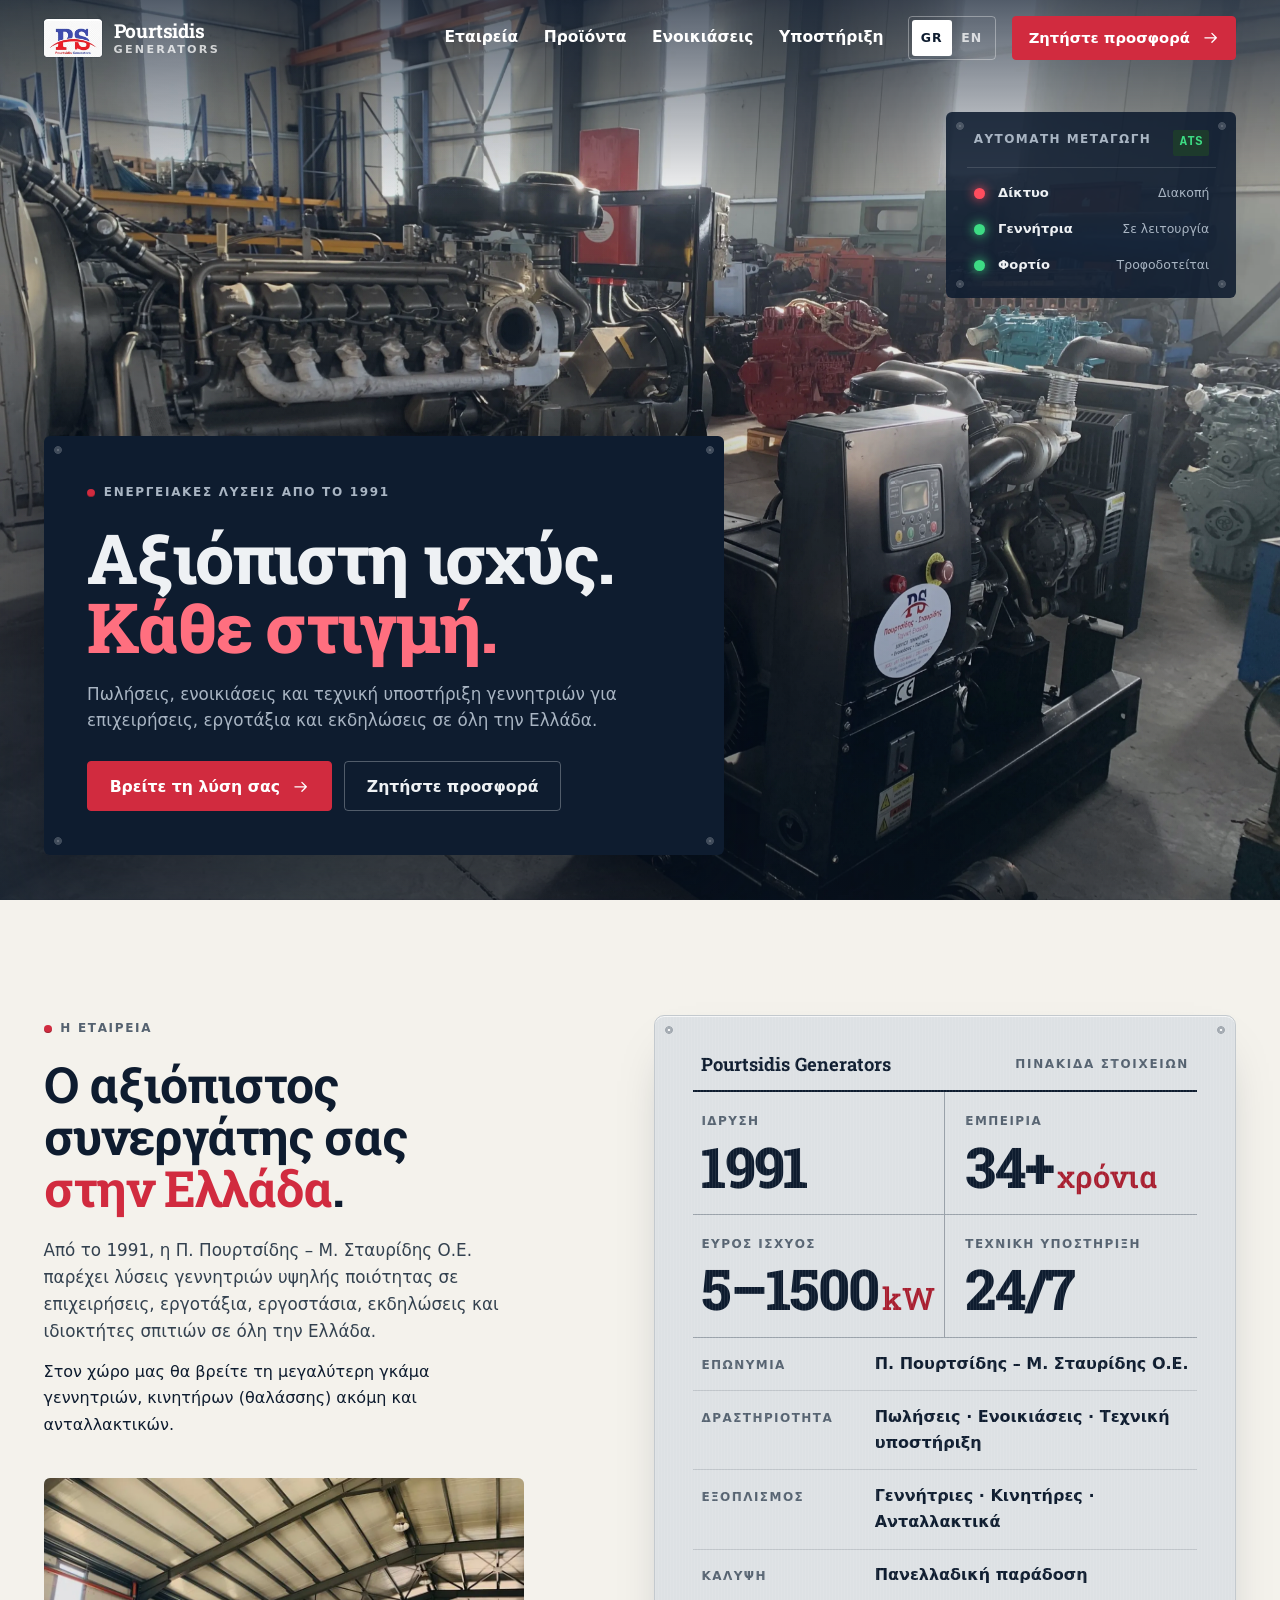
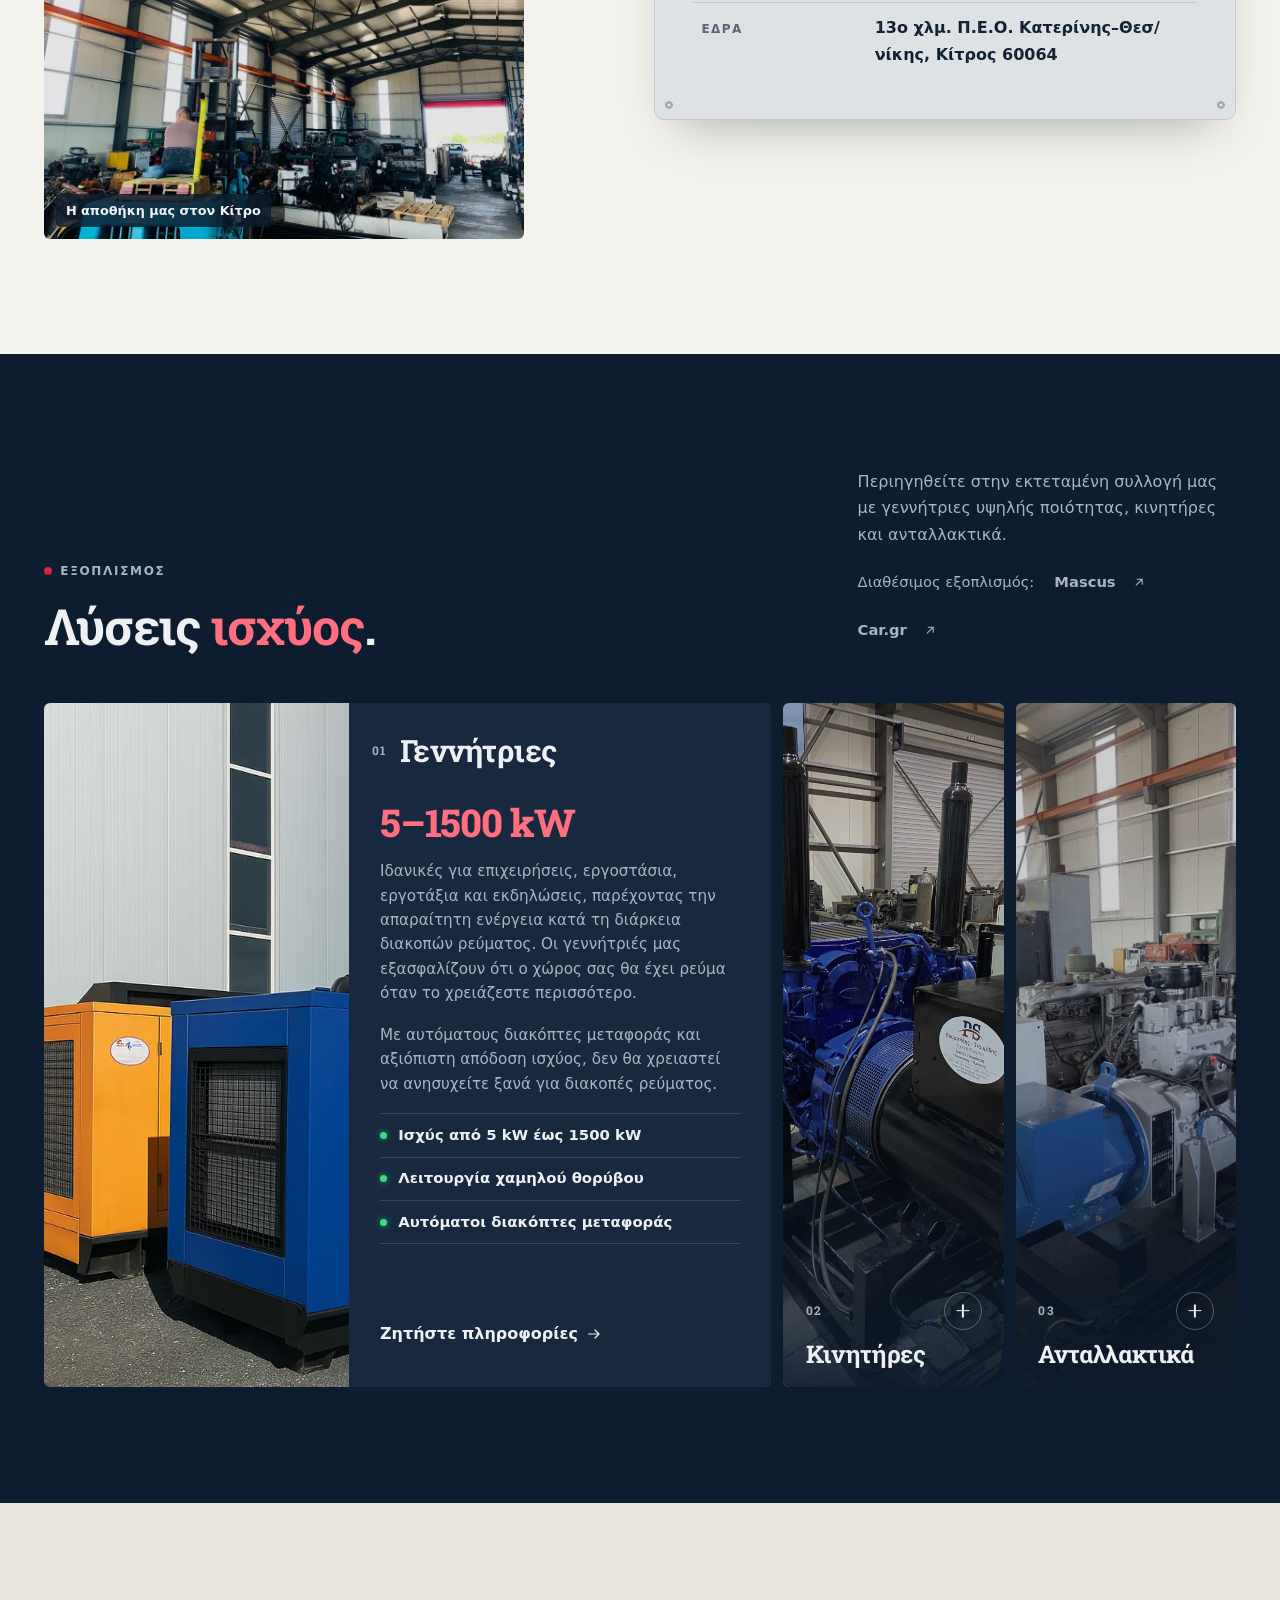
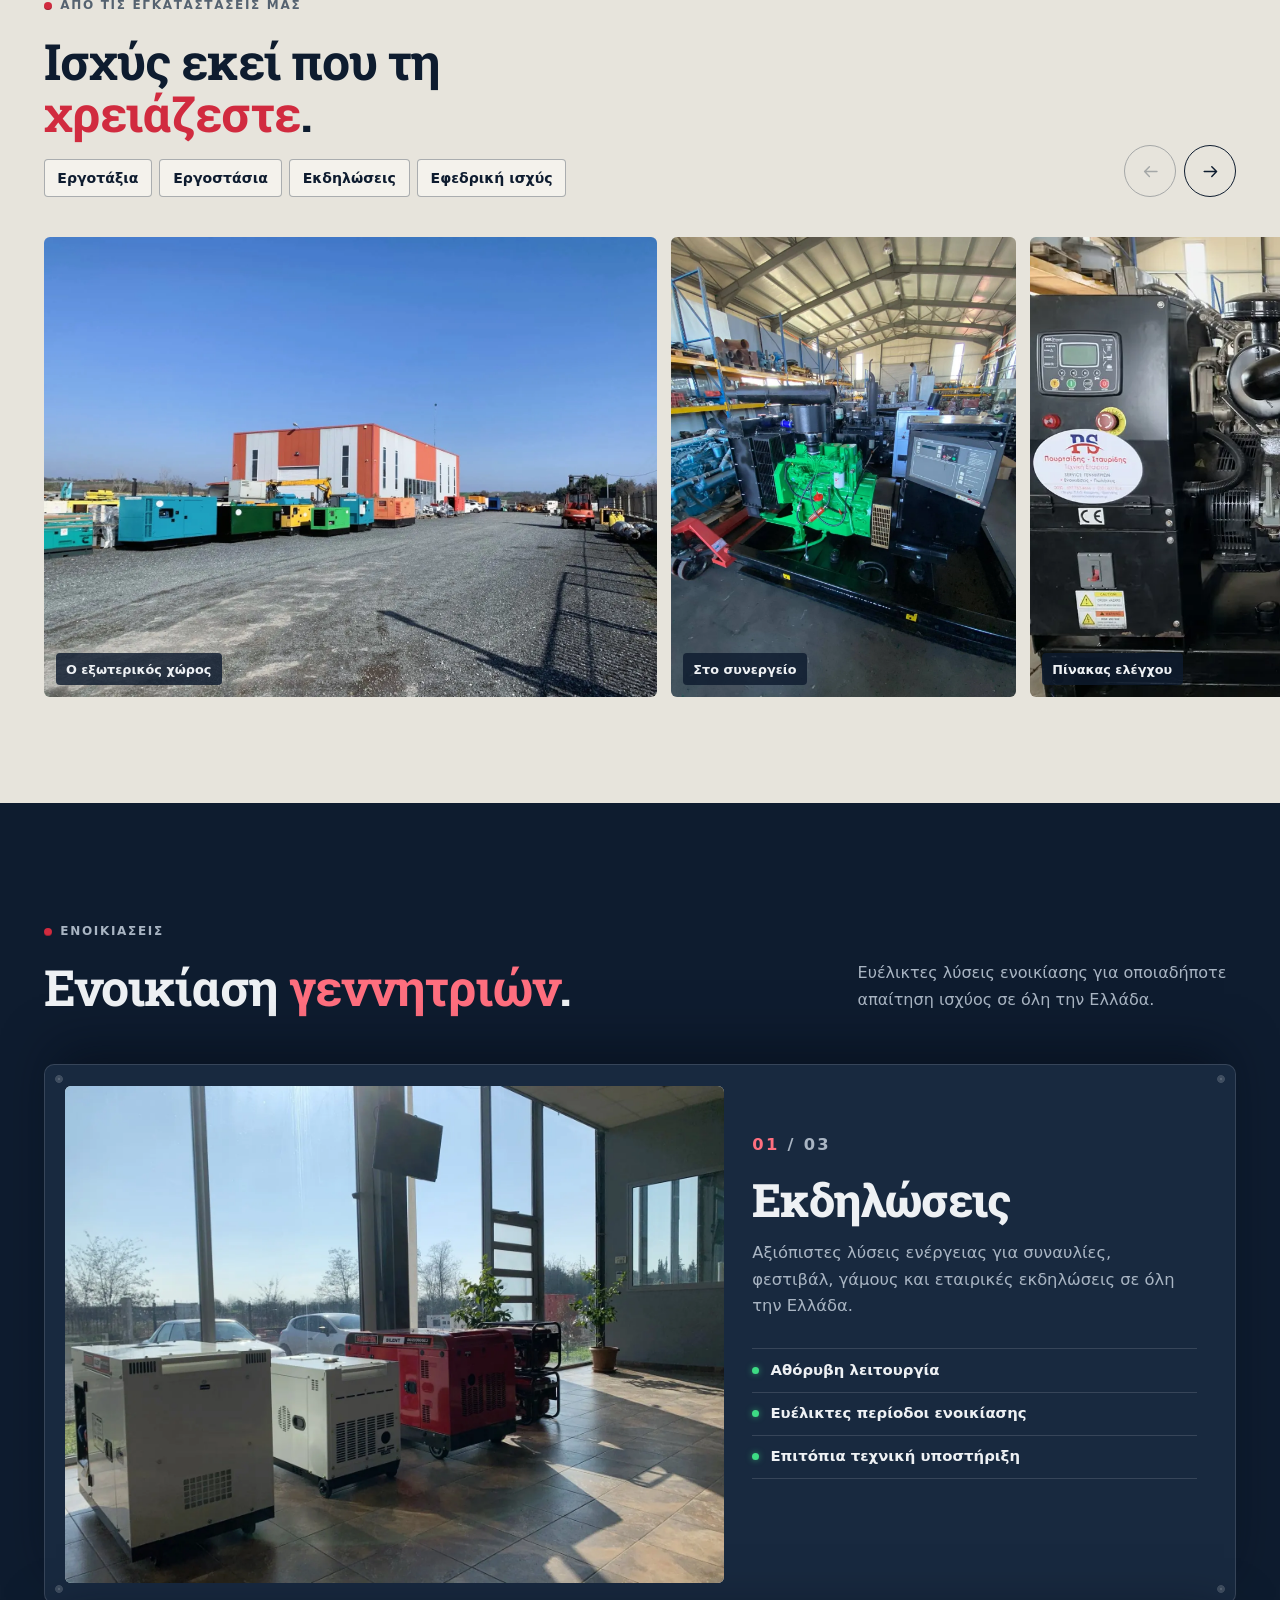
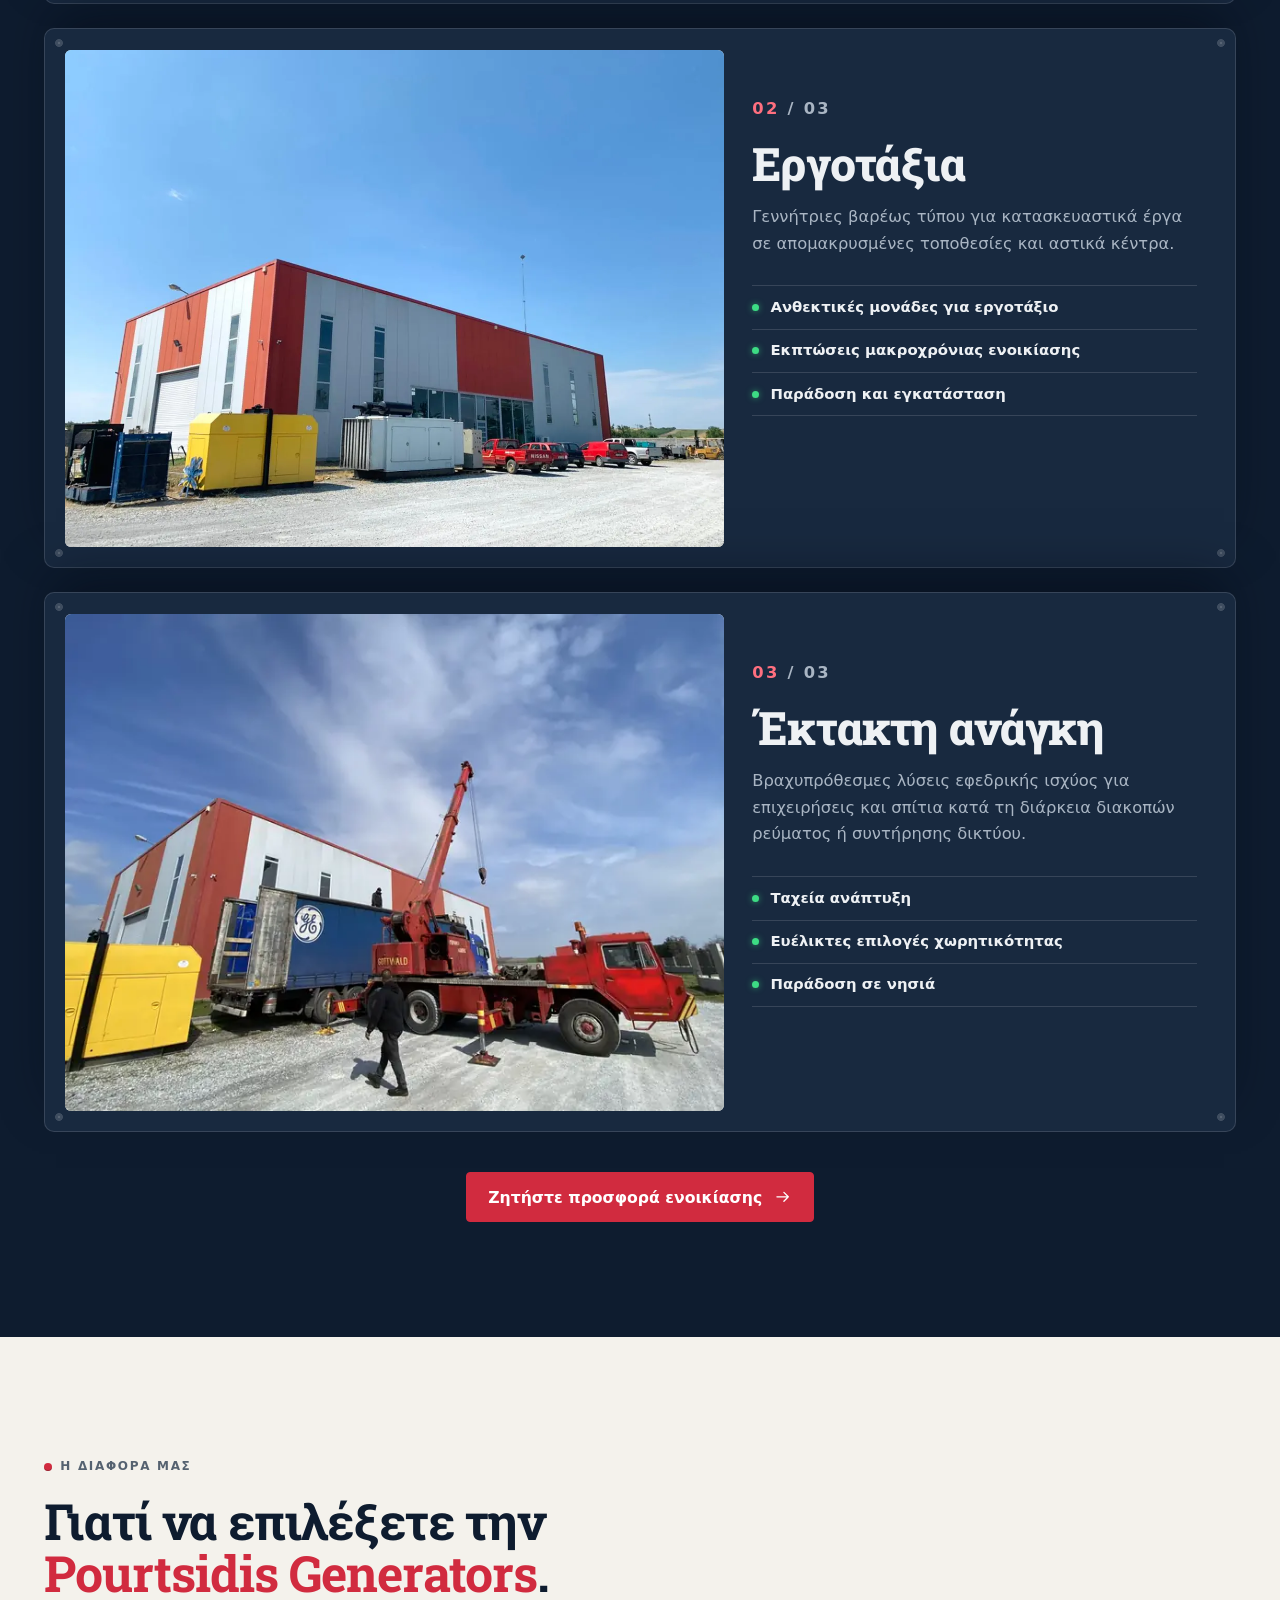
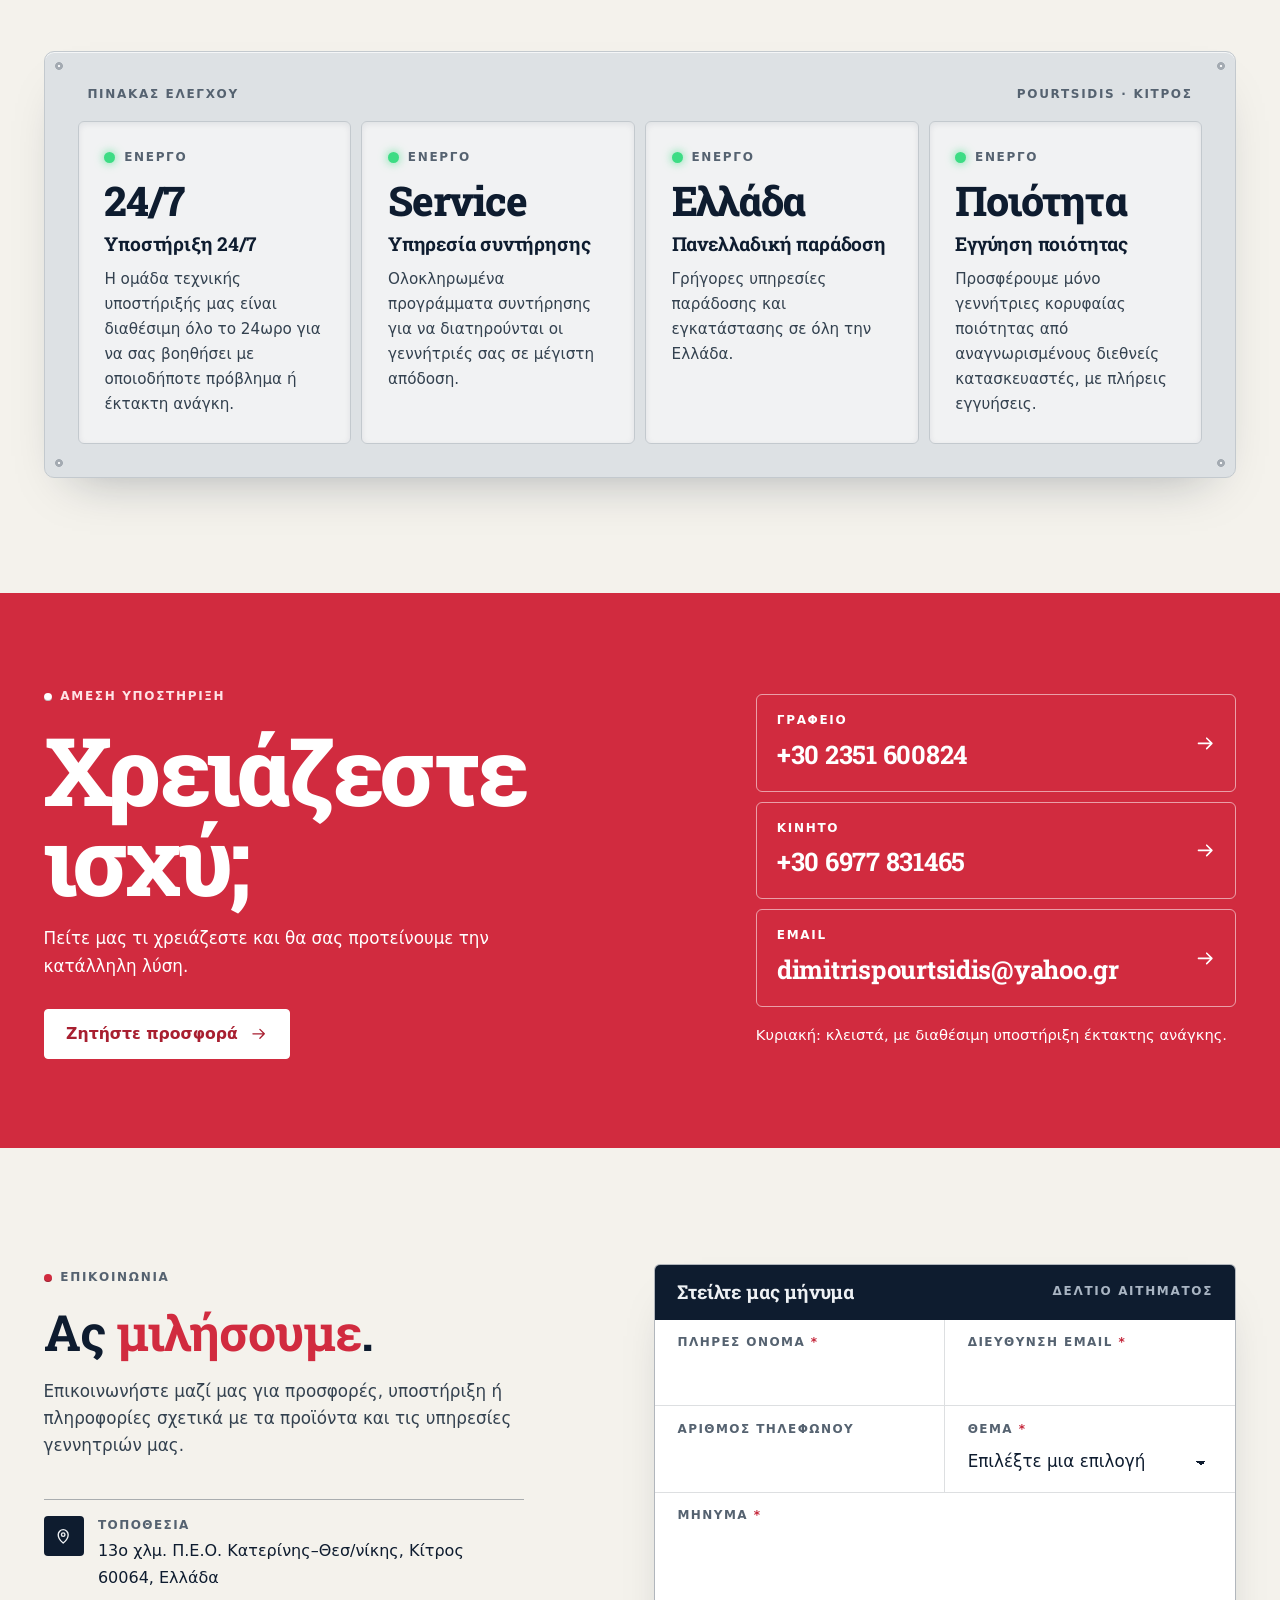
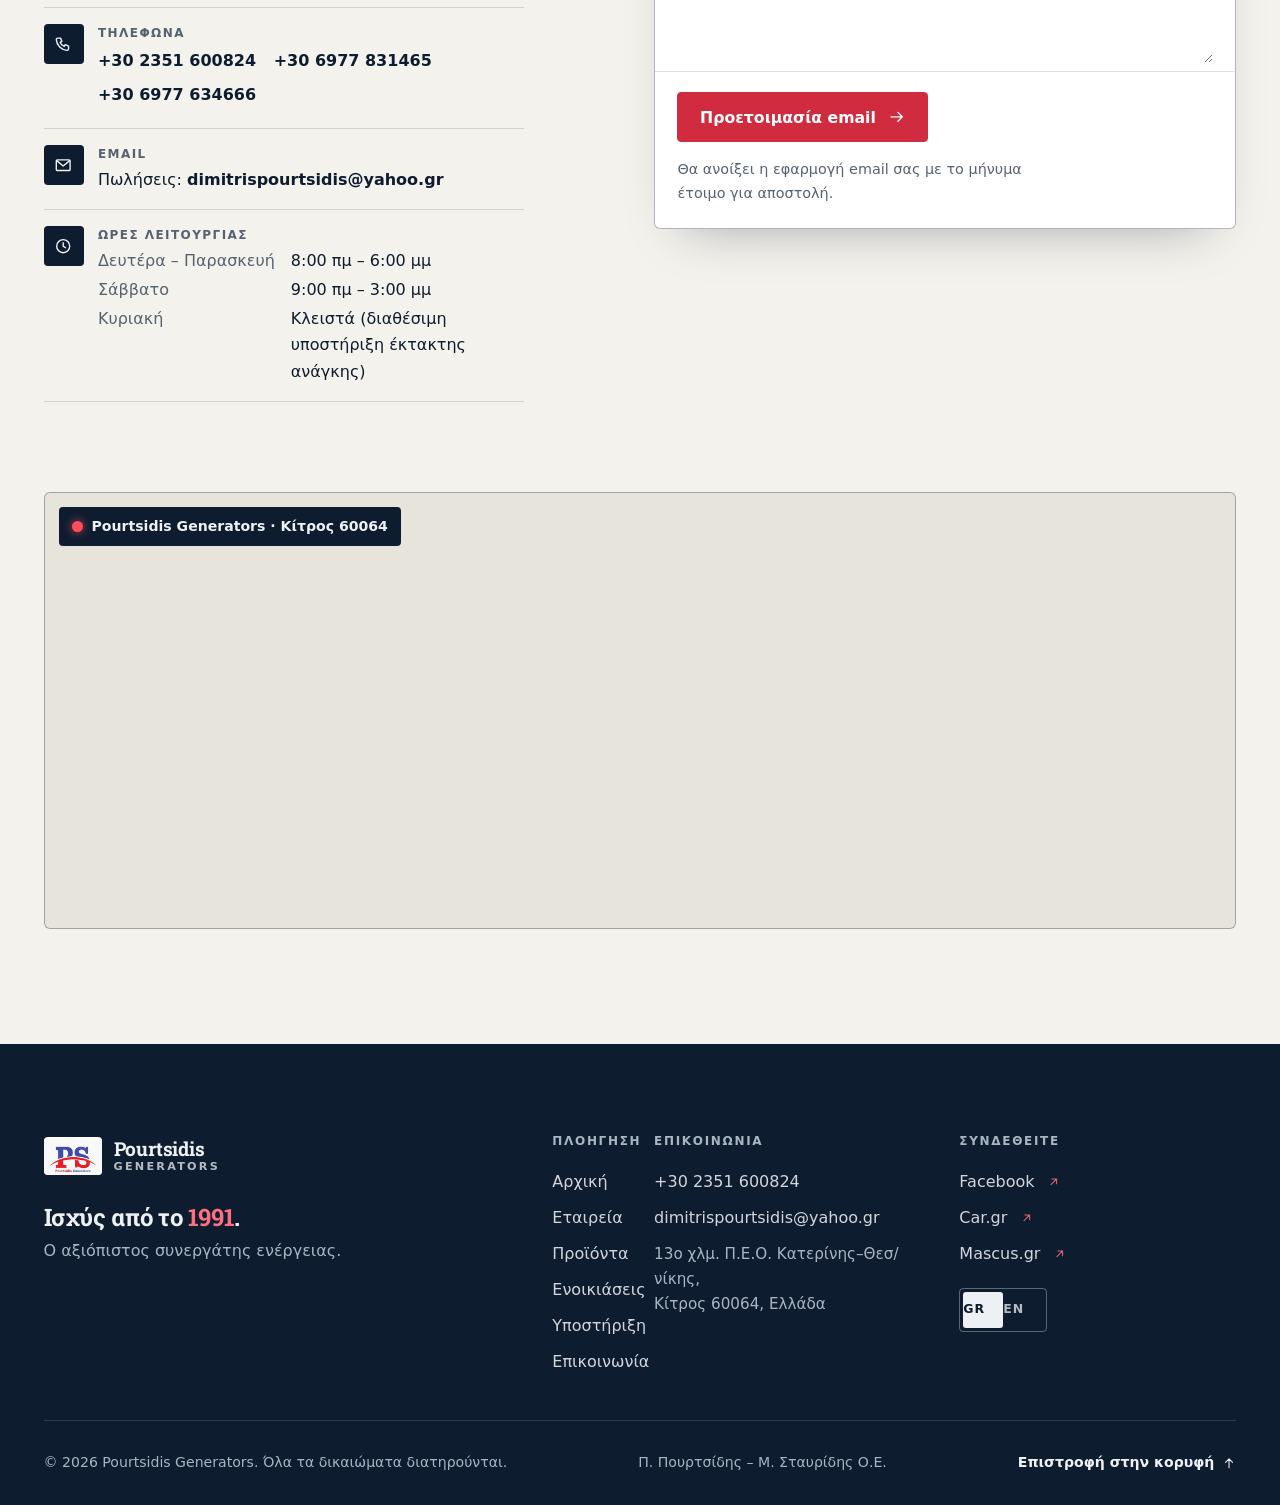
<file: index.html>
<!DOCTYPE html>
<html lang="el">
<head>
    <meta charset="UTF-8">
    <meta name="viewport" content="width=device-width, initial-scale=1.0">
    <title>Pourtsidis Generators - Πώληση &amp; Ενοικίαση Γεννητριών</title>
    <meta name="description" content="Πωλήσεις, ενοικιάσεις και τεχνική υποστήριξη γεννητριών, κινητήρων και ανταλλακτικών σε όλη την Ελλάδα από το 1991.">
    <meta name="theme-color" content="#0e1c2f">
    <link rel="alternate" hreflang="el" href="index.html">
    <link rel="alternate" hreflang="en" href="index-en.html">
    <link rel="dns-prefetch" href="//maps.googleapis.com">
    <link rel="preload" href="fonts/roboto-slab-greek.woff2" as="font" type="font/woff2" crossorigin>
    <link rel="preload" href="fonts/roboto-slab-latin.woff2" as="font" type="font/woff2" crossorigin>
    <link rel="preload" as="image" type="image/webp" imagesrcset="images/9-small.webp 480w, images/9-medium.webp 960w, images/9.webp 1920w" imagesizes="100vw" fetchpriority="high">
    <link rel="icon" href="/favicon.ico" sizes="any">
    <link rel="icon" type="image/webp" href="favicon.webp">
    <link rel="stylesheet" href="styles.css">
    <script>document.documentElement.classList.add('js');</script>
</head>
<body>
<svg xmlns="http://www.w3.org/2000/svg" style="display:none" aria-hidden="true">
    <symbol id="i-arrow" viewBox="0 0 24 24"><path d="M4 12h15M13.5 6l6 6-6 6"/></symbol>
    <symbol id="i-arrow-up" viewBox="0 0 24 24"><path d="M12 20V5M6 11l6-6 6 6"/></symbol>
    <symbol id="i-external" viewBox="0 0 24 24"><path d="M7 17 17 7M8.5 7H17v8.5"/></symbol>
    <symbol id="i-pin" viewBox="0 0 24 24"><path d="M12 21s-6.5-5.6-6.5-11a6.5 6.5 0 0 1 13 0c0 5.4-6.5 11-6.5 11Z"/><circle cx="12" cy="10" r="2.3"/></symbol>
    <symbol id="i-phone" viewBox="0 0 24 24"><path d="M5 4h3.5l1.8 4.3-2.3 1.4a11 11 0 0 0 5.3 5.3l1.4-2.3L19 14.5V18a2 2 0 0 1-2 2A15 15 0 0 1 3 6a2 2 0 0 1 2-2Z"/></symbol>
    <symbol id="i-mail" viewBox="0 0 24 24"><rect x="3" y="5" width="18" height="14" rx="1.5"/><path d="m3.5 6 8.5 7 8.5-7"/></symbol>
    <symbol id="i-clock" viewBox="0 0 24 24"><circle cx="12" cy="12" r="8.5"/><path d="M12 7.5V12l3 2"/></symbol>
</svg>

<a href="#main-content" class="skip-link">Μετάβαση στο κύριο περιεχόμενο</a>

<!-- Header -->
<header class="site-header" id="navbar">
    <div class="shell site-header__inner">
        <a class="brand" href="#home" aria-label="Pourtsidis Generators - Αρχική">
            <span class="brand__plate"><img src="favicon.webp" width="256" height="256" alt=""></span>
            <span class="brand__text" aria-hidden="true">Pourtsidis<span>Generators</span></span>
        </a>

        <nav class="nav" id="site-menu" aria-label="Κύρια πλοήγηση">
            <ul class="nav__list">
                <li><a href="#about" class="nav__link"><span class="nav__num" aria-hidden="true"></span>Εταιρεία</a></li>
                <li><a href="#products" class="nav__link"><span class="nav__num" aria-hidden="true"></span>Προϊόντα</a></li>
                <li><a href="#services" class="nav__link"><span class="nav__num" aria-hidden="true"></span>Ενοικιάσεις</a></li>
                <li><a href="#why-us" class="nav__link"><span class="nav__num" aria-hidden="true"></span>Υποστήριξη</a></li>
                <li class="nav__item--mobile"><a href="#contact" class="nav__link"><span class="nav__num" aria-hidden="true"></span>Επικοινωνία</a></li>
            </ul>
            <div class="nav__mobile-extra">
                <a href="#contact" class="btn btn--red">Ζητήστε προσφορά <svg class="icon" aria-hidden="true"><use href="#i-arrow"/></svg></a>
                <div class="nav__mobile-row">
                    <div class="lang" aria-label="Γλώσσα">
                        <a href="index.html" lang="el" aria-current="page"><span>GR</span></a>
                        <a href="index-en.html" lang="en" hreflang="en"><span>EN</span></a>
                    </div>
                    <a href="tel:+302351600824">+30 2351 600824</a>
                </div>
            </div>
        </nav>

        <div class="header__actions">
            <div class="lang" aria-label="Γλώσσα">
                <a href="index.html" lang="el" aria-current="page"><span>GR</span></a>
                <a href="index-en.html" lang="en" hreflang="en"><span>EN</span></a>
            </div>
            <a href="#contact" class="btn btn--red btn--sm header__cta">Ζητήστε προσφορά <svg class="icon" aria-hidden="true"><use href="#i-arrow"/></svg></a>
            <button class="nav-toggle" id="navToggle" type="button" aria-label="Άνοιγμα μενού" aria-controls="site-menu" aria-expanded="false" data-label-open="Άνοιγμα μενού" data-label-close="Κλείσιμο μενού">
                <span class="nav-toggle__bar"></span>
                <span class="nav-toggle__bar"></span>
                <span class="nav-toggle__bar"></span>
            </button>
        </div>
    </div>
</header>

<main id="main-content">

<!-- Hero -->
<section id="home" class="hero" aria-labelledby="hero-title">
    <div class="hero__media">
        <img src="images/9-medium.webp"
             srcset="images/9-small.webp 480w, images/9-medium.webp 960w, images/9.webp 1920w"
             sizes="100vw"
             width="4032" height="3024"
             alt="Κινητήρας V και γεννήτρια με το σήμα της εταιρείας στην αποθήκη της Pourtsidis Generators"
             fetchpriority="high" decoding="async">
    </div>

    <div class="ats rivets" aria-hidden="true">
        <p class="ats__title"><span>Αυτόματη μεταγωγή</span><span class="ats__screen">ATS</span></p>
        <div class="ats__rows">
            <p class="ats__row"><span class="led led--mains"></span><b>Δίκτυο</b><span class="ats__state">Διακοπή</span></p>
            <p class="ats__row"><span class="led led--gen"></span><b>Γεννήτρια</b><span class="ats__state">Σε λειτουργία</span></p>
            <p class="ats__row"><span class="led led--load"></span><b>Φορτίο</b><span class="ats__state">Τροφοδοτείται</span></p>
        </div>
    </div>

    <div class="shell hero__inner">
        <div class="hero__plate rivets">
            <p class="tag">Ενεργειακές λύσεις από το 1991</p>
            <h1 class="hero__title" id="hero-title"><span>Αξιόπιστη ισχύς.</span> <span>Κάθε στιγμή.</span></h1>
            <p class="hero__lead">Πωλήσεις, ενοικιάσεις και τεχνική υποστήριξη γεννητριών για επιχειρήσεις, εργοτάξια και εκδηλώσεις σε όλη την Ελλάδα.</p>
            <div class="hero__actions">
                <a href="#products" class="btn btn--red">Βρείτε τη λύση σας <svg class="icon" aria-hidden="true"><use href="#i-arrow"/></svg></a>
                <a href="#contact" class="btn btn--line-light">Ζητήστε προσφορά</a>
            </div>
        </div>
    </div>
</section>

<!-- Company + data plate -->
<section id="about" class="section company" aria-labelledby="about-title">
    <div class="shell grid-12">
        <div class="company__text">
            <p class="tag" data-reveal>Η εταιρεία</p>
            <h2 class="heading" id="about-title" data-reveal>Ο αξιόπιστος συνεργάτης σας <em>στην Ελλάδα</em>.</h2>
            <div data-reveal>
                <p class="lead">Από το 1991, η Π. Πουρτσίδης – Μ. Σταυρίδης Ο.Ε. παρέχει λύσεις γεννητριών υψηλής ποιότητας σε επιχειρήσεις, εργοτάξια, εργοστάσια, εκδηλώσεις και ιδιοκτήτες σπιτιών σε όλη την Ελλάδα.</p>
                <p>Στον χώρο μας θα βρείτε τη μεγαλύτερη γκάμα γεννητριών, κινητήρων (θαλάσσης) ακόμη και ανταλλακτικών.</p>
            </div>
            <figure class="photo company__photo" data-reveal="photo">
                <img src="images/AboutUs1.webp" width="1024" height="768"
                     alt="Το εσωτερικό της αποθήκης με κινητήρες, γεννήτριες και ανταλλακτικά"
                     loading="lazy" decoding="async">
                <figcaption>Η αποθήκη μας στον Κίτρο</figcaption>
            </figure>
        </div>

        <div class="company__plate" data-reveal>
            <div class="dataplate rivets">
                <div class="dataplate__head">
                    <h3>Pourtsidis Generators</h3>
                    <span>Πινακίδα στοιχείων</span>
                </div>
                <dl class="dataplate__big">
                    <div><dt>Ίδρυση</dt><dd>1991</dd></div>
                    <div><dt>Εμπειρία</dt><dd><span data-count="34">34</span>+<span class="unit">χρόνια</span></dd></div>
                    <div><dt>Εύρος ισχύος</dt><dd>5–<span data-count="1500">1500</span><span class="unit">kW</span></dd></div>
                    <div><dt>Τεχνική υποστήριξη</dt><dd>24/7</dd></div>
                </dl>
                <dl class="dataplate__rows">
                    <div><dt>Επωνυμία</dt><dd>Π. Πουρτσίδης – Μ. Σταυρίδης Ο.Ε.</dd></div>
                    <div><dt>Δραστηριότητα</dt><dd>Πωλήσεις · Ενοικιάσεις · Τεχνική υποστήριξη</dd></div>
                    <div><dt>Εξοπλισμός</dt><dd>Γεννήτριες · Κινητήρες · Ανταλλακτικά</dd></div>
                    <div><dt>Κάλυψη</dt><dd>Πανελλαδική παράδοση</dd></div>
                    <div><dt>Έδρα</dt><dd>13ο χλμ. Π.Ε.Ο. Κατερίνης–Θεσ/νίκης, Κίτρος 60064</dd></div>
                </dl>
            </div>
        </div>
    </div>
</section>

<!-- Products -->
<section id="products" class="section section--navy products" aria-labelledby="products-title">
    <div class="shell">
        <div class="grid-12 head">
            <div class="head__main">
                <p class="tag" data-reveal>Εξοπλισμός</p>
                <h2 class="heading" id="products-title" data-reveal>Λύσεις <em>ισχύος</em>.</h2>
            </div>
            <div class="head__aside" data-reveal>
                <p>Περιηγηθείτε στην εκτεταμένη συλλογή μας με γεννήτριες υψηλής ποιότητας, κινητήρες και ανταλλακτικά.</p>
                <p class="head__links">
                    <span>Διαθέσιμος εξοπλισμός:</span>
                    <a class="link-arrow" href="https://www.mascus.gr/p-pourtsidis-m-stavridis-o-e/b9107036,1,relevance,searchdealer.html" target="_blank" rel="noopener noreferrer">Mascus<span class="visually-hidden"> (ανοίγει σε νέα καρτέλα)</span> <svg class="icon" aria-hidden="true"><use href="#i-external"/></svg></a>
                    <a class="link-arrow" href="https://pourtsidis.car.gr/builders/" target="_blank" rel="noopener noreferrer">Car.gr<span class="visually-hidden"> (ανοίγει σε νέα καρτέλα)</span> <svg class="icon" aria-hidden="true"><use href="#i-external"/></svg></a>
                </p>
            </div>
        </div>

        <div class="machines" data-reveal>
            <!-- Generators -->
            <article class="machine is-open">
                <div class="machine__media">
                    <img src="images/6-medium.webp"
                         srcset="images/6-small.webp 480w, images/6-medium.webp 960w, images/6.webp 1024w"
                         sizes="(max-width: 1100px) 50vw, 60vw"
                         width="960" height="1440"
                         alt="Κλειστού τύπου γεννήτρια ντίζελ μπροστά στις εγκαταστάσεις"
                         loading="lazy" decoding="async">
                </div>
                <h3 class="machine__head">
                    <button class="machine__btn" type="button" id="machine-btn-1" aria-expanded="true" aria-controls="machine-body-1">
                        <span class="machine__num">01</span><span class="machine__name">Γεννήτριες</span><span class="machine__plus" aria-hidden="true"></span>
                    </button>
                </h3>
                <div class="machine__body" id="machine-body-1" role="region" aria-labelledby="machine-btn-1">
                    <p class="machine__spec">5–1500 kW</p>
                    <p>Ιδανικές για επιχειρήσεις, εργοστάσια, εργοτάξια και εκδηλώσεις, παρέχοντας την απαραίτητη ενέργεια κατά τη διάρκεια διακοπών ρεύματος. Οι γεννήτριές μας εξασφαλίζουν ότι ο χώρος σας θα έχει ρεύμα όταν το χρειάζεστε περισσότερο.</p>
                    <p>Με αυτόματους διακόπτες μεταφοράς και αξιόπιστη απόδοση ισχύος, δεν θα χρειαστεί να ανησυχείτε ξανά για διακοπές ρεύματος.</p>
                    <ul class="checks">
                        <li>Ισχύς από 5 kW έως 1500 kW</li>
                        <li>Λειτουργία χαμηλού θορύβου</li>
                        <li>Αυτόματοι διακόπτες μεταφοράς</li>
                    </ul>
                    <a href="#contact" class="link-arrow" data-subject="Sales Inquiry">Ζητήστε πληροφορίες <svg class="icon" aria-hidden="true"><use href="#i-arrow"/></svg></a>
                </div>
            </article>

            <!-- Engines -->
            <article class="machine">
                <div class="machine__media">
                    <img src="images/2-medium.webp"
                         srcset="images/2-small.webp 480w, images/2-medium.webp 960w, images/2.webp 3024w"
                         sizes="(max-width: 1100px) 50vw, 60vw"
                         width="960" height="1280"
                         alt="Γεννήτρια με κινητήρα V σε ανοιχτό πλαίσιο στο συνεργείο"
                         loading="lazy" decoding="async">
                </div>
                <h3 class="machine__head">
                    <button class="machine__btn" type="button" id="machine-btn-2" aria-expanded="false" aria-controls="machine-body-2">
                        <span class="machine__num">02</span><span class="machine__name">Κινητήρες</span><span class="machine__plus" aria-hidden="true"></span>
                    </button>
                </h3>
                <div class="machine__body" id="machine-body-2" role="region" aria-labelledby="machine-btn-2">
                    <p class="machine__spec machine__spec--text">Βιομηχανία · Γεωργία · Θάλασσα</p>
                    <p>Στον χώρο μας προσφέρουμε κινητήρες για βιομηχανικές εγκαταστάσεις, γεωργικά μηχανήματα ή θαλάσσιες εφαρμογές. Επιλέξτε από την ποικιλία μας για να καλύψετε τις ανάγκες σας με την κατάλληλη λύση.</p>
                    <p>Προσφέρουμε εξατομικευμένες λύσεις και τεχνική υποστήριξη για να σας βοηθήσουμε να επιλέξετε τον κατάλληλο κινητήρα.</p>
                    <ul class="checks">
                        <li>Αξιόπιστη απόδοση</li>
                        <li>Υψηλή αποτελεσματικότητα</li>
                        <li>Μακροπρόθεσμη αξιοπιστία</li>
                    </ul>
                    <a href="#contact" class="link-arrow" data-subject="Sales Inquiry">Ζητήστε πληροφορίες <svg class="icon" aria-hidden="true"><use href="#i-arrow"/></svg></a>
                </div>
            </article>

            <!-- Spare parts -->
            <article class="machine">
                <div class="machine__media">
                    <img src="images/7.webp" width="1200" height="1600"
                         alt="Γεννήτρια στο συνεργείο με ράφια κινητήρων και ανταλλακτικών στο βάθος"
                         loading="lazy" decoding="async">
                </div>
                <h3 class="machine__head">
                    <button class="machine__btn" type="button" id="machine-btn-3" aria-expanded="false" aria-controls="machine-body-3">
                        <span class="machine__num">03</span><span class="machine__name">Ανταλλακτικά</span><span class="machine__plus" aria-hidden="true"></span>
                    </button>
                </h3>
                <div class="machine__body" id="machine-body-3" role="region" aria-labelledby="machine-btn-3">
                    <p class="machine__spec machine__spec--text">Πρόληψη · Συντήρηση · Αντικατάσταση</p>
                    <p>Προσφέρουμε εκτεταμένη υποστήριξη ανταλλακτικών για όλες τις γεννήτριες και τους κινητήρες μας, διασφαλίζοντας τη συνεχή και αποτελεσματική λειτουργία των συστημάτων σας.</p>
                    <p>Από την πρόληψη βλαβών έως την άμεση αντικατάσταση φθαρμένων εξαρτημάτων, οι ειδικοί μας παρέχουν γρήγορη και αξιόπιστη υποστήριξη.</p>
                    <ul class="checks">
                        <li>Ανταλλακτικά για γεννήτριες και κινητήρες</li>
                        <li>Εξειδικευμένες υπηρεσίες συντήρησης</li>
                        <li>Γρήγορη και αξιόπιστη υποστήριξη</li>
                    </ul>
                    <a href="#contact" class="link-arrow" data-subject="Technical Support">Ζητήστε πληροφορίες <svg class="icon" aria-hidden="true"><use href="#i-arrow"/></svg></a>
                </div>
            </article>
        </div>
    </div>
</section>

<!-- Facility gallery -->
<section class="section--concrete gallery" aria-labelledby="gallery-title">
    <div class="shell gallery__head">
        <div>
            <p class="tag" data-reveal>Από τις εγκαταστάσεις μας</p>
            <h2 class="heading" id="gallery-title" data-reveal>Ισχύς εκεί που τη <em>χρειάζεστε</em>.</h2>
            <ul class="uses" data-reveal aria-label="Εφαρμογές">
                <li>Εργοτάξια</li>
                <li>Εργοστάσια</li>
                <li>Εκδηλώσεις</li>
                <li>Εφεδρική ισχύς</li>
            </ul>
        </div>
        <div class="gallery__controls" data-reveal>
            <button class="round-btn round-btn--prev" type="button" data-gallery="prev" aria-controls="gallery-track" aria-label="Προηγούμενες φωτογραφίες"><svg class="icon" aria-hidden="true"><use href="#i-arrow"/></svg></button>
            <button class="round-btn" type="button" data-gallery="next" aria-controls="gallery-track" aria-label="Επόμενες φωτογραφίες"><svg class="icon" aria-hidden="true"><use href="#i-arrow"/></svg></button>
        </div>
    </div>
    <div class="gallery__track" id="gallery-track" tabindex="0" role="region" aria-label="Φωτογραφίες από τις εγκαταστάσεις">
        <figure class="photo gallery__item gallery__item--wide">
            <img src="images/banner.webp" width="1600" height="1200" alt="Γεννήτριες σε σειρά στον εξωτερικό χώρο των εγκαταστάσεων" loading="lazy" decoding="async">
            <figcaption>Ο εξωτερικός χώρος</figcaption>
        </figure>
        <figure class="photo gallery__item gallery__item--tall">
            <img src="images/5.webp" width="1200" height="1600" alt="Γεννήτρια με πίνακα ελέγχου στο συνεργείο" loading="lazy" decoding="async">
            <figcaption>Στο συνεργείο</figcaption>
        </figure>
        <figure class="photo gallery__item gallery__item--wide">
            <img src="images/8-medium.webp" srcset="images/8-small.webp 480w, images/8-medium.webp 960w" sizes="620px" width="960" height="720" alt="Πίνακας ελέγχου γεννήτριας με το σήμα Πουρτσίδης - Σταυρίδης" loading="lazy" decoding="async">
            <figcaption>Πίνακας ελέγχου</figcaption>
        </figure>
        <figure class="photo gallery__item gallery__item--wide">
            <img src="images/1-medium.webp" srcset="images/1-small.webp 480w, images/1-medium.webp 960w" sizes="620px" width="960" height="720" alt="Γεννήτρια ντίζελ σε μεταλλικό πλαίσιο" loading="lazy" decoding="async">
            <figcaption>Γεννήτρια σε πλαίσιο</figcaption>
        </figure>
        <figure class="photo gallery__item gallery__item--wide">
            <img src="images/4-medium.webp" srcset="images/4-small.webp 480w, images/4-medium.webp 960w" sizes="620px" width="960" height="720" alt="Κινητήρας γεννήτριας στην αποθήκη" loading="lazy" decoding="async">
            <figcaption>Κινητήρας γεννήτριας</figcaption>
        </figure>
        <figure class="photo gallery__item gallery__item--wide">
            <img src="images/3-medium.webp" srcset="images/3-small.webp 480w, images/3-medium.webp 960w" sizes="620px" width="960" height="720" alt="Λεπτομέρεια κινητήρα με σωληνώσεις και εξαρτήματα" loading="lazy" decoding="async">
            <figcaption>Λεπτομέρεια κινητήρα</figcaption>
        </figure>
    </div>
</section>

<!-- Rentals -->
<section id="services" class="section section--navy rentals" aria-labelledby="rentals-title">
    <div class="shell">
        <div class="grid-12 head">
            <div class="head__main">
                <p class="tag" data-reveal>Ενοικιάσεις</p>
                <h2 class="heading" id="rentals-title" data-reveal>Ενοικίαση <em>γεννητριών</em>.</h2>
            </div>
            <div class="head__aside" data-reveal>
                <p>Ευέλικτες λύσεις ενοικίασης για οποιαδήποτε απαίτηση ισχύος σε όλη την Ελλάδα.</p>
            </div>
        </div>

        <ol class="scenarios">
            <li class="scenario rivets">
                <figure class="photo scenario__media">
                    <img src="images/εικόνα_Viber_2025-03-31_10-45-07-516.webp" width="1600" height="1200"
                         alt="Αθόρυβες γεννήτριες ντίζελ στον εκθεσιακό χώρο"
                         loading="lazy" decoding="async">
                </figure>
                <div class="scenario__body">
                    <p class="scenario__count"><b>01</b> / 03</p>
                    <h3>Εκδηλώσεις</h3>
                    <p>Αξιόπιστες λύσεις ενέργειας για συναυλίες, φεστιβάλ, γάμους και εταιρικές εκδηλώσεις σε όλη την Ελλάδα.</p>
                    <ul class="checks">
                        <li>Αθόρυβη λειτουργία</li>
                        <li>Ευέλικτες περίοδοι ενοικίασης</li>
                        <li>Επιτόπια τεχνική υποστήριξη</li>
                    </ul>
                </div>
            </li>
            <li class="scenario rivets">
                <figure class="photo scenario__media">
                    <img src="images/banner2.webp" width="1280" height="958"
                         alt="Γεννήτριες και οχήματα εξυπηρέτησης έξω από τις εγκαταστάσεις"
                         loading="lazy" decoding="async">
                </figure>
                <div class="scenario__body">
                    <p class="scenario__count"><b>02</b> / 03</p>
                    <h3>Εργοτάξια</h3>
                    <p>Γεννήτριες βαρέως τύπου για κατασκευαστικά έργα σε απομακρυσμένες τοποθεσίες και αστικά κέντρα.</p>
                    <ul class="checks">
                        <li>Ανθεκτικές μονάδες για εργοτάξιο</li>
                        <li>Εκπτώσεις μακροχρόνιας ενοικίασης</li>
                        <li>Παράδοση και εγκατάσταση</li>
                    </ul>
                </div>
            </li>
            <li class="scenario rivets">
                <figure class="photo scenario__media">
                    <img src="images/AboutUs-medium.webp"
                         srcset="images/AboutUs-small.webp 480w, images/AboutUs-720.webp 720w, images/AboutUs-medium.webp 960w, images/AboutUs.webp 1920w"
                         sizes="(max-width: 900px) 100vw, 55vw"
                         width="4032" height="3024"
                         alt="Γερανοφόρο όχημα της εταιρείας εκφορτώνει εξοπλισμό"
                         loading="lazy" decoding="async">
                </figure>
                <div class="scenario__body">
                    <p class="scenario__count"><b>03</b> / 03</p>
                    <h3>Έκτακτη ανάγκη</h3>
                    <p>Βραχυπρόθεσμες λύσεις εφεδρικής ισχύος για επιχειρήσεις και σπίτια κατά τη διάρκεια διακοπών ρεύματος ή συντήρησης δικτύου.</p>
                    <ul class="checks">
                        <li>Ταχεία ανάπτυξη</li>
                        <li>Ευέλικτες επιλογές χωρητικότητας</li>
                        <li>Παράδοση σε νησιά</li>
                    </ul>
                </div>
            </li>
        </ol>

        <div class="rentals__foot">
            <a href="#contact" class="btn btn--red" data-subject="Rental Inquiry">Ζητήστε προσφορά ενοικίασης <svg class="icon" aria-hidden="true"><use href="#i-arrow"/></svg></a>
        </div>
    </div>
</section>

<!-- Why us: control console -->
<section id="why-us" class="section why" aria-labelledby="why-title">
    <div class="shell">
        <div class="grid-12 head">
            <div class="head__main">
                <p class="tag" data-reveal>Η διαφορά μας</p>
                <h2 class="heading" id="why-title" data-reveal>Γιατί να επιλέξετε την <em>Pourtsidis Generators</em>.</h2>
            </div>
        </div>

        <div class="console rivets" data-reveal>
            <p class="console__bar" aria-hidden="true"><span>Πίνακας ελέγχου</span><span>Pourtsidis · Κίτρος</span></p>
            <ul class="console__grid">
                <li class="module">
                    <span class="module__status" aria-hidden="true"><span class="led"></span>Ενεργό</span>
                    <span class="module__value" aria-hidden="true">24/7</span>
                    <h3>Υποστήριξη 24/7</h3>
                    <p>Η ομάδα τεχνικής υποστήριξής μας είναι διαθέσιμη όλο το 24ωρο για να σας βοηθήσει με οποιοδήποτε πρόβλημα ή έκτακτη ανάγκη.</p>
                </li>
                <li class="module">
                    <span class="module__status" aria-hidden="true"><span class="led"></span>Ενεργό</span>
                    <span class="module__value" aria-hidden="true">Service</span>
                    <h3>Υπηρεσία συντήρησης</h3>
                    <p>Ολοκληρωμένα προγράμματα συντήρησης για να διατηρούνται οι γεννήτριές σας σε μέγιστη απόδοση.</p>
                </li>
                <li class="module">
                    <span class="module__status" aria-hidden="true"><span class="led"></span>Ενεργό</span>
                    <span class="module__value" aria-hidden="true">Ελλάδα</span>
                    <h3>Πανελλαδική παράδοση</h3>
                    <p>Γρήγορες υπηρεσίες παράδοσης και εγκατάστασης σε όλη την Ελλάδα.</p>
                </li>
                <li class="module">
                    <span class="module__status" aria-hidden="true"><span class="led"></span>Ενεργό</span>
                    <span class="module__value" aria-hidden="true">Ποιότητα</span>
                    <h3>Εγγύηση ποιότητας</h3>
                    <p>Προσφέρουμε μόνο γεννήτριες κορυφαίας ποιότητας από αναγνωρισμένους διεθνείς κατασκευαστές, με πλήρεις εγγυήσεις.</p>
                </li>
            </ul>
        </div>
    </div>
</section>

<!-- Conversion band -->
<section class="cta" aria-labelledby="cta-title">
    <div class="shell grid-12">
        <div class="cta__main">
            <p class="tag" data-reveal>Άμεση υποστήριξη</p>
            <h2 class="cta__title" id="cta-title" data-reveal>Χρειάζεστε ισχύ;</h2>
            <p class="cta__lead" data-reveal>Πείτε μας τι χρειάζεστε και θα σας προτείνουμε την κατάλληλη λύση.</p>
            <a href="#contact" class="btn btn--white" data-reveal>Ζητήστε προσφορά <svg class="icon" aria-hidden="true"><use href="#i-arrow"/></svg></a>
        </div>
        <div class="cta__contacts" data-reveal>
            <a class="cta__contact" href="tel:+302351600824">
                <span>Γραφείο</span>
                <strong>+30 2351 600824</strong>
                <svg class="icon" aria-hidden="true"><use href="#i-arrow"/></svg>
            </a>
            <a class="cta__contact" href="tel:+306977831465">
                <span>Κινητό</span>
                <strong>+30 6977 831465</strong>
                <svg class="icon" aria-hidden="true"><use href="#i-arrow"/></svg>
            </a>
            <a class="cta__contact" href="mailto:dimitrispourtsidis@yahoo.gr">
                <span>Email</span>
                <strong>dimitrispourtsidis@yahoo.gr</strong>
                <svg class="icon" aria-hidden="true"><use href="#i-arrow"/></svg>
            </a>
            <p class="cta__note">Κυριακή: κλειστά, με διαθέσιμη υποστήριξη έκτακτης ανάγκης.</p>
        </div>
    </div>
</section>

<!-- Contact -->
<section id="contact" class="section contact" aria-labelledby="contact-title">
    <div class="shell">
        <div class="grid-12">
            <div class="contact__intro">
                <p class="tag" data-reveal>Επικοινωνία</p>
                <h2 class="heading" id="contact-title" data-reveal>Ας <em>μιλήσουμε</em>.</h2>
                <p class="lead" data-reveal>Επικοινωνήστε μαζί μας για προσφορές, υποστήριξη ή πληροφορίες σχετικά με τα προϊόντα και τις υπηρεσίες γεννητριών μας.</p>

                <dl class="info" data-reveal>
                    <div>
                        <dt><svg class="icon" aria-hidden="true"><use href="#i-pin"/></svg><span class="visually-hidden">Τοποθεσία</span></dt>
                        <dd><strong aria-hidden="true">Τοποθεσία</strong>13ο χλμ. Π.Ε.Ο. Κατερίνης–Θεσ/νίκης, Κίτρος 60064, Ελλάδα</dd>
                    </div>
                    <div>
                        <dt><svg class="icon" aria-hidden="true"><use href="#i-phone"/></svg><span class="visually-hidden">Τηλέφωνα</span></dt>
                        <dd><strong aria-hidden="true">Τηλέφωνα</strong>
                            <span class="phones">
                                <a href="tel:+302351600824">+30 2351 600824</a>
                                <a href="tel:+306977831465">+30 6977 831465</a>
                                <a href="tel:+306977634666">+30 6977 634666</a>
                            </span>
                        </dd>
                    </div>
                    <div>
                        <dt><svg class="icon" aria-hidden="true"><use href="#i-mail"/></svg><span class="visually-hidden">Email</span></dt>
                        <dd><strong aria-hidden="true">Email</strong>Πωλήσεις: <a href="mailto:dimitrispourtsidis@yahoo.gr">dimitrispourtsidis@yahoo.gr</a></dd>
                    </div>
                    <div>
                        <dt><svg class="icon" aria-hidden="true"><use href="#i-clock"/></svg><span class="visually-hidden">Ώρες λειτουργίας</span></dt>
                        <dd><strong aria-hidden="true">Ώρες λειτουργίας</strong>
                            <span class="hours">
                                <span>Δευτέρα – Παρασκευή</span><span>8:00 πμ – 6:00 μμ</span>
                                <span>Σάββατο</span><span>9:00 πμ – 3:00 μμ</span>
                                <span>Κυριακή</span><span>Κλειστά (διαθέσιμη υποστήριξη έκτακτης ανάγκης)</span>
                            </span>
                        </dd>
                    </div>
                </dl>
            </div>

            <div class="sheet" data-reveal>
                <div class="sheet__head">
                    <h3>Στείλτε μας μήνυμα</h3>
                    <span>Δελτίο αιτήματος</span>
                </div>
                <form id="contactForm" class="form" novalidate
                      data-msg-required="Παρακαλώ συμπληρώστε αυτό το πεδίο."
                      data-msg-email="Παρακαλώ εισάγετε μια έγκυρη διεύθυνση email."
                      data-msg-summary="Παρακαλώ συμπληρώστε όλα τα απαιτούμενα πεδία.">
                    <div class="field">
                        <label for="name">Πλήρες όνομα <span class="req" aria-hidden="true">*</span></label>
                        <input type="text" id="name" name="name" autocomplete="name" required aria-describedby="name-error">
                        <p class="field__error" id="name-error"></p>
                    </div>
                    <div class="field">
                        <label for="email">Διεύθυνση email <span class="req" aria-hidden="true">*</span></label>
                        <input type="email" id="email" name="email" autocomplete="email" required aria-describedby="email-error">
                        <p class="field__error" id="email-error"></p>
                    </div>
                    <div class="field">
                        <label for="phone">Αριθμός τηλεφώνου</label>
                        <input type="tel" id="phone" name="phone" autocomplete="tel">
                    </div>
                    <div class="field">
                        <label for="subject">Θέμα <span class="req" aria-hidden="true">*</span></label>
                        <select id="subject" name="subject" required aria-describedby="subject-error">
                            <option value="" disabled selected>Επιλέξτε μια επιλογή</option>
                            <option value="Sales Inquiry">Πωλήσεις γεννητριών</option>
                            <option value="Rental Inquiry">Ενοικίαση γεννητριών</option>
                            <option value="Technical Support">Τεχνική υποστήριξη</option>
                            <option value="Other">Άλλο</option>
                        </select>
                        <p class="field__error" id="subject-error"></p>
                    </div>
                    <div class="field field--full">
                        <label for="message">Μήνυμα <span class="req" aria-hidden="true">*</span></label>
                        <textarea id="message" name="message" rows="5" required aria-describedby="message-error"></textarea>
                        <p class="field__error" id="message-error"></p>
                    </div>
                    <p class="form__status" role="alert" id="form-status"></p>
                    <div class="form__actions">
                        <button type="submit" class="btn btn--red">Προετοιμασία email <svg class="icon" aria-hidden="true"><use href="#i-arrow"/></svg></button>
                        <p class="form__note">Θα ανοίξει η εφαρμογή email σας με το μήνυμα έτοιμο για αποστολή.</p>
                    </div>
                </form>
            </div>
        </div>

        <div class="map" data-reveal>
            <p class="map__label" aria-hidden="true"><span class="led"></span>Pourtsidis Generators · Κίτρος 60064</p>
            <iframe
                    src="https://www.google.com/maps/embed?pb=!1m18!1m12!1m3!1d3018.1839848947604!2d22.593811676564746!3d40.35409267144394!2m3!1f0!2f0!3f0!3m2!1i1024!2i768!4f13.1!3m3!1m2!1s0x1357fd7f6241a193%3A0x4d22880c0f6e27f7!2z16DOn9Cf0KXQoNKE0KPQhtCU0JfQoy3QodCi0JDQktCg0JjQlNCT0KMg0J4u0JUu!5e0!3m2!1sen!2sgr!4v1712334350147!5m2!1sen!2sgr"
                    width="600"
                    height="400"
                    title="Χάρτης τοποθεσίας Pourtsidis Generators"
                    allowfullscreen=""
                    loading="lazy"
                    referrerpolicy="no-referrer-when-downgrade">
            </iframe>
        </div>
    </div>
</section>
</main>

<!-- Footer -->
<footer class="footer">
    <div class="shell">
        <div class="grid-12 footer__top">
            <div class="footer__brand">
                <a class="brand" href="#home" aria-label="Pourtsidis Generators - Αρχική">
                    <span class="brand__plate"><img src="favicon.webp" width="256" height="256" alt="" loading="lazy"></span>
                    <span class="brand__text" aria-hidden="true">Pourtsidis<span>Generators</span></span>
                </a>
                <p class="footer__tagline">Ισχύς από το <em>1991</em>.</p>
                <p class="footer__sub">Ο αξιόπιστος συνεργάτης ενέργειας.</p>
            </div>
            <div class="footer__col footer__col--nav">
                <h2>Πλοήγηση</h2>
                <ul>
                    <li><a href="#home">Αρχική</a></li>
                    <li><a href="#about">Εταιρεία</a></li>
                    <li><a href="#products">Προϊόντα</a></li>
                    <li><a href="#services">Ενοικιάσεις</a></li>
                    <li><a href="#why-us">Υποστήριξη</a></li>
                    <li><a href="#contact">Επικοινωνία</a></li>
                </ul>
            </div>
            <div class="footer__col footer__col--wide">
                <h2>Επικοινωνία</h2>
                <ul>
                    <li><a href="tel:+302351600824">+30 2351 600824</a></li>
                    <li><a href="mailto:dimitrispourtsidis@yahoo.gr">dimitrispourtsidis@yahoo.gr</a></li>
                </ul>
                <address>13ο χλμ. Π.Ε.Ο. Κατερίνης–Θεσ/νίκης,<br>Κίτρος 60064, Ελλάδα</address>
            </div>
            <div class="footer__col">
                <h2>Συνδεθείτε</h2>
                <ul>
                    <li><a href="https://www.facebook.com/p/Pourtsidis-Stavridis-OE-100023827399846/" target="_blank" rel="noopener noreferrer">Facebook<span class="visually-hidden"> (ανοίγει σε νέα καρτέλα)</span> <svg class="icon" aria-hidden="true"><use href="#i-external"/></svg></a></li>
                    <li><a href="https://pourtsidis.car.gr/builders/" target="_blank" rel="noopener noreferrer">Car.gr<span class="visually-hidden"> (ανοίγει σε νέα καρτέλα)</span> <svg class="icon" aria-hidden="true"><use href="#i-external"/></svg></a></li>
                    <li><a href="https://www.mascus.gr/p-pourtsidis-m-stavridis-o-e/b9107036,1,relevance,searchdealer.html" target="_blank" rel="noopener noreferrer">Mascus.gr<span class="visually-hidden"> (ανοίγει σε νέα καρτέλα)</span> <svg class="icon" aria-hidden="true"><use href="#i-external"/></svg></a></li>
                </ul>
                <div class="lang" aria-label="Γλώσσα">
                    <a href="index.html" lang="el" aria-current="page"><span>GR</span></a>
                    <a href="index-en.html" lang="en" hreflang="en"><span>EN</span></a>
                </div>
            </div>
        </div>
        <div class="footer__bottom">
            <p>&copy; 2026 Pourtsidis Generators. Όλα τα δικαιώματα διατηρούνται.</p>
            <p>Π. Πουρτσίδης – Μ. Σταυρίδης Ο.Ε.</p>
            <a href="#home">Επιστροφή στην κορυφή <svg class="icon" aria-hidden="true"><use href="#i-arrow-up"/></svg></a>
        </div>
    </div>
</footer>

<a href="#home" class="to-top" id="scrollToTop" aria-label="Επιστροφή στην κορυφή">
    <svg class="icon" aria-hidden="true"><use href="#i-arrow-up"/></svg>
</a>

<script src="script.js" defer></script>
</body>
</html>
</file>
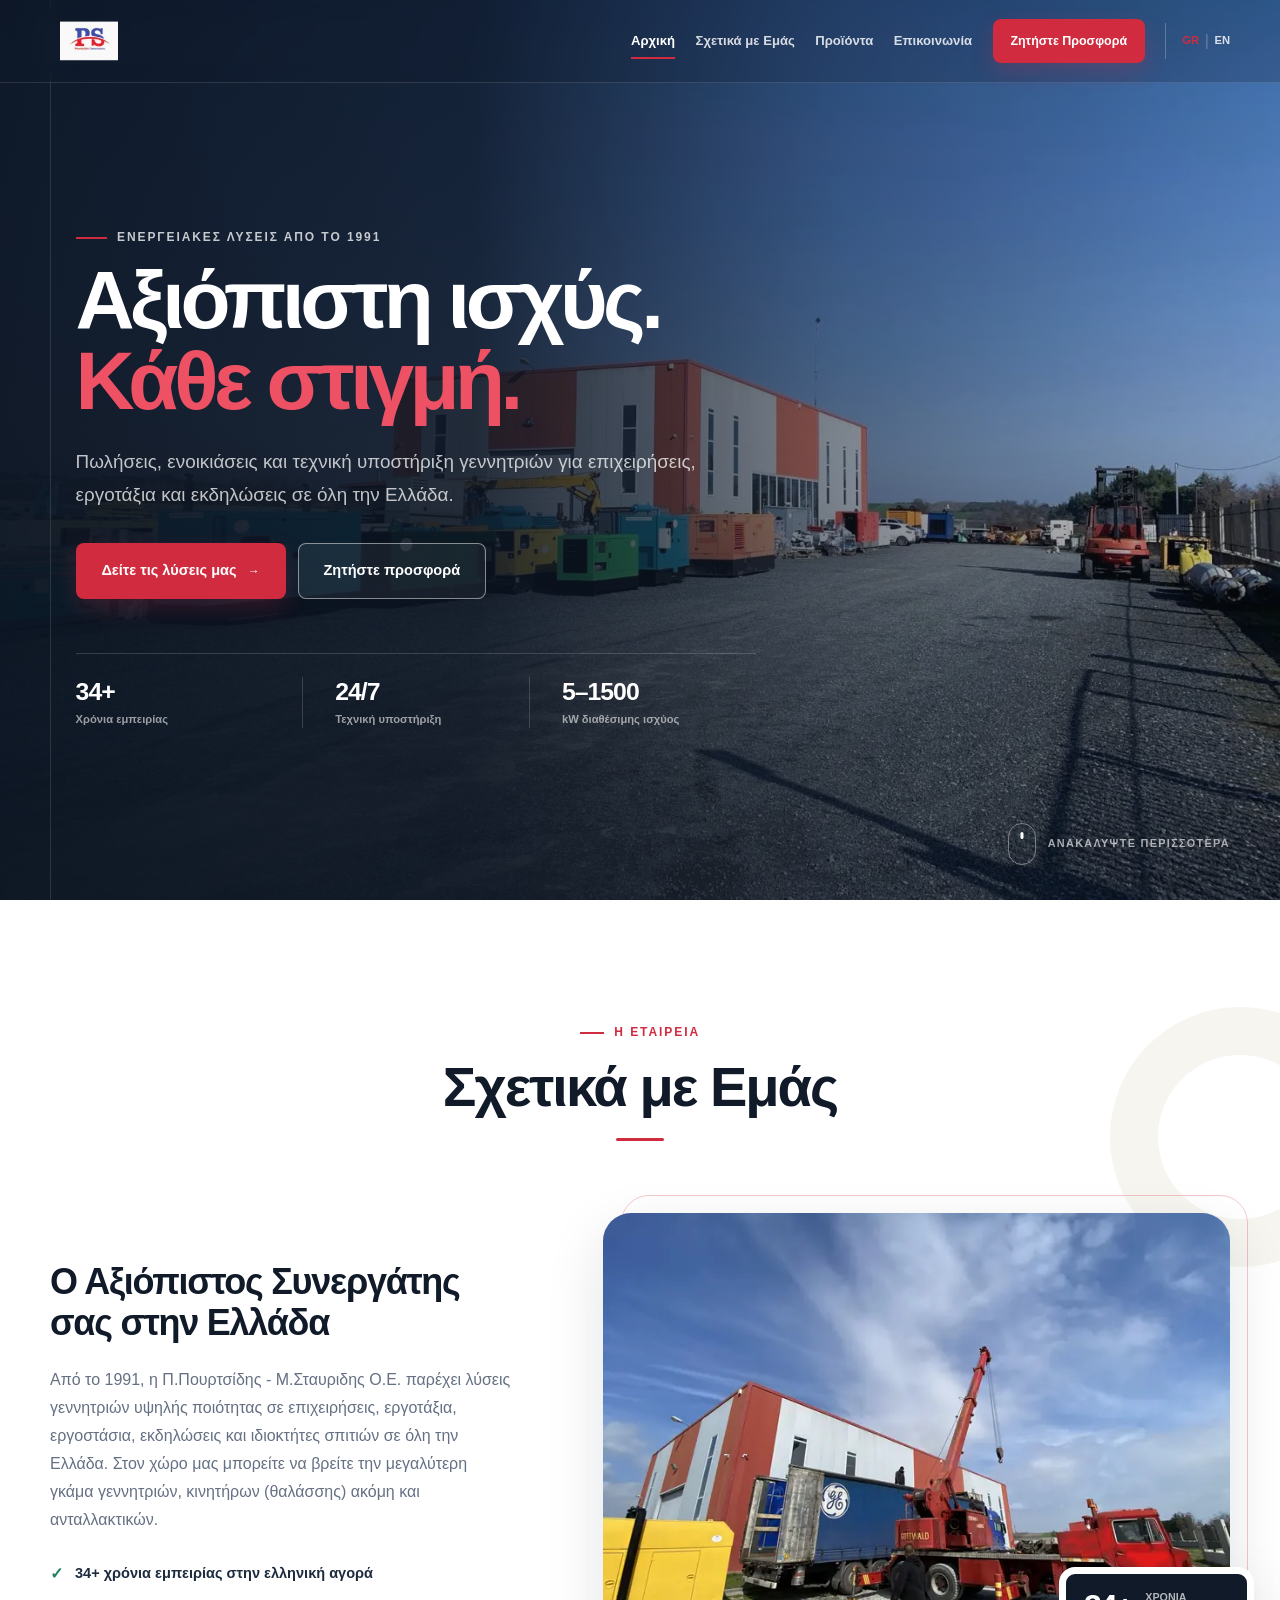
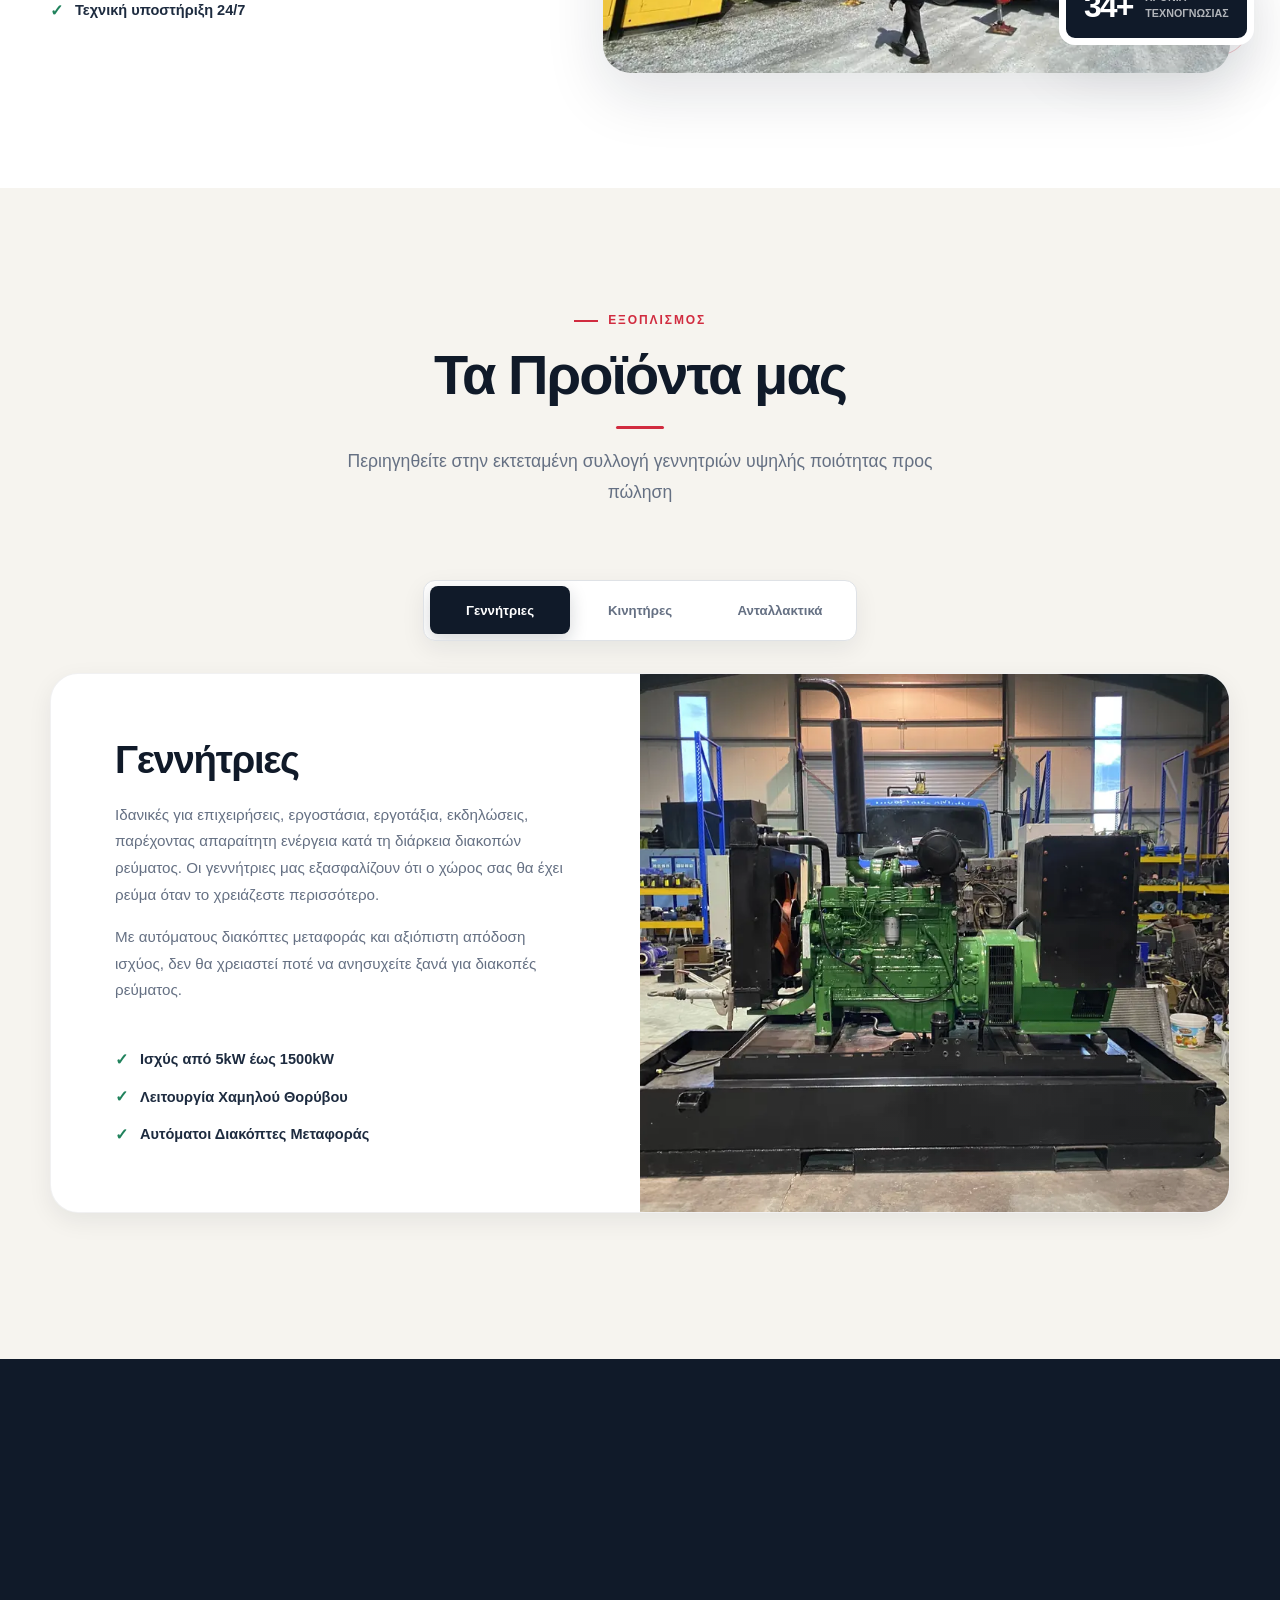
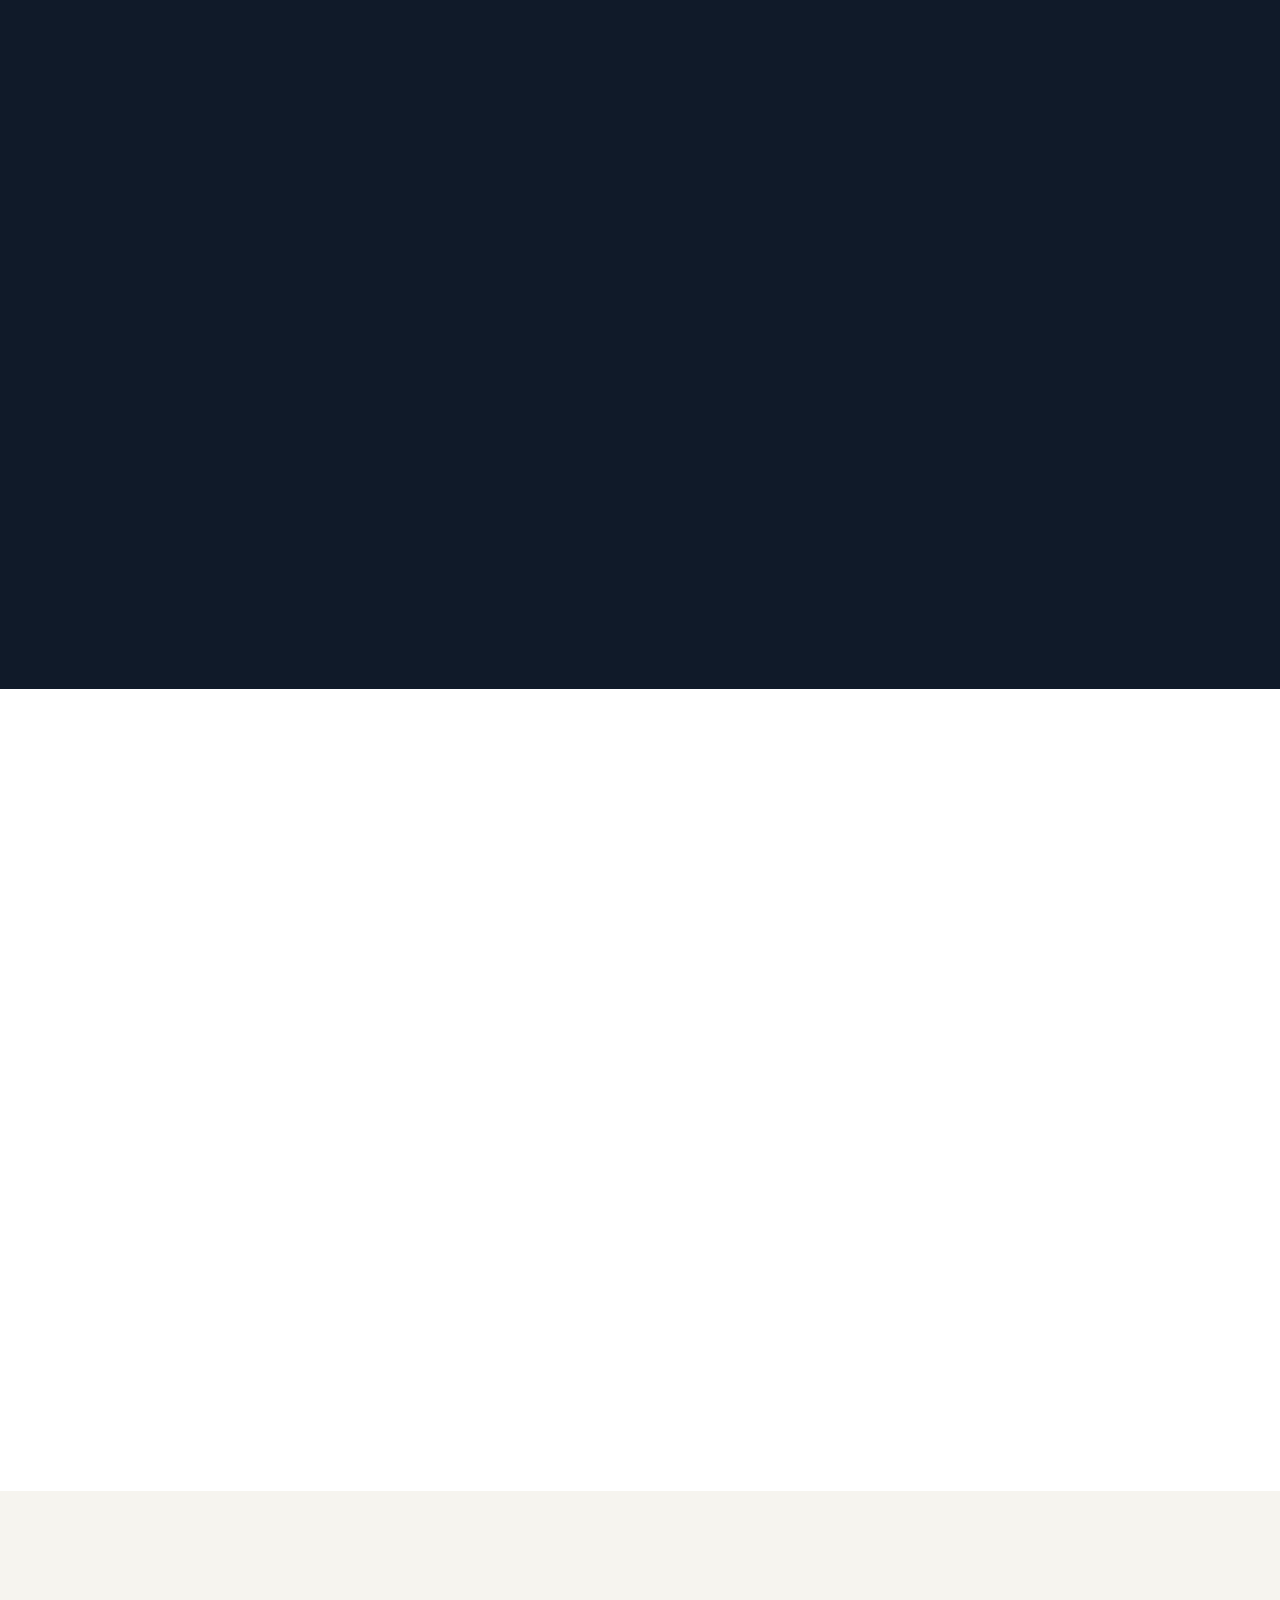
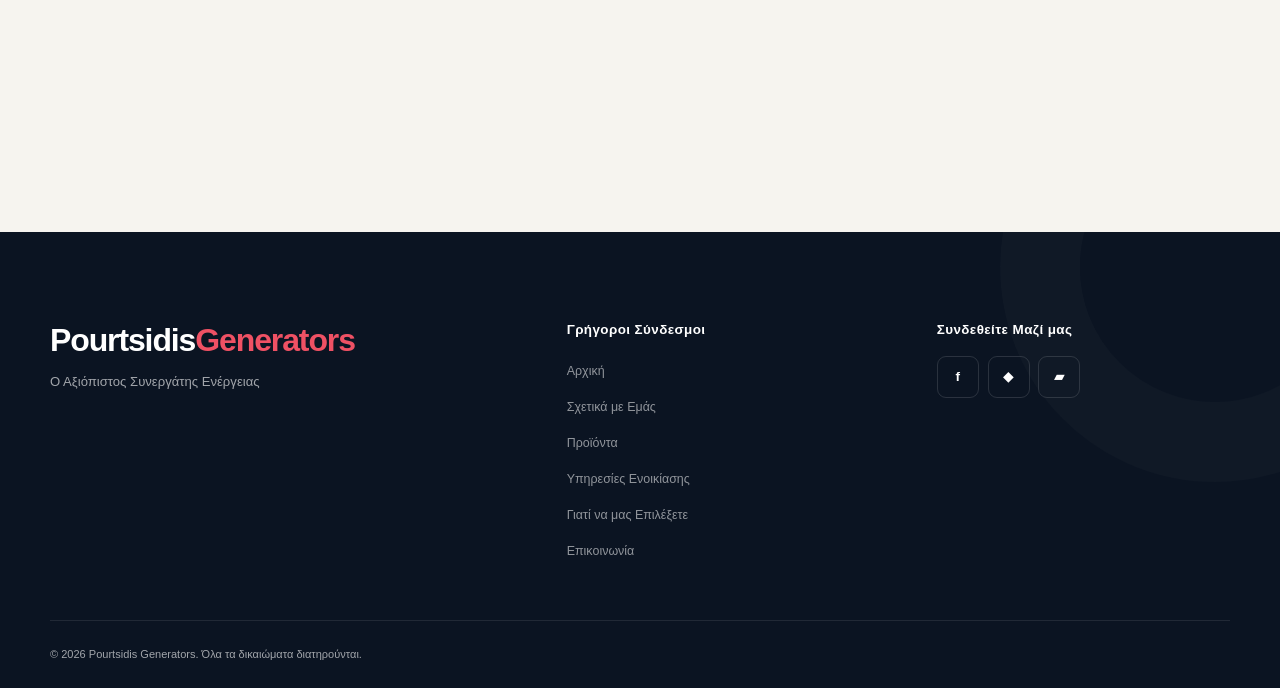
<file: original/index.html>
<!DOCTYPE html>
<html lang="el">
<head>
    <meta charset="UTF-8">
    <meta name="viewport" content="width=device-width, initial-scale=1.0">
    <!-- Archived previous design: kept for reference, not for search results -->
    <meta name="robots" content="noindex">
    <title>Pourtsidis Generators - Πώληση &amp; Ενοικίαση Γεννητριών</title>
    <link rel="dns-prefetch" href="//maps.googleapis.com">
    <link rel="preload" href="../images/banner-mobile.webp" as="image" type="image/webp" media="(max-width: 768px)" fetchpriority="high">
    <link rel="preload" href="../images/banner.webp" as="image" type="image/webp" media="(min-width: 769px)" fetchpriority="high">
    <link rel="icon" href="/favicon.ico" sizes="any">
    <link rel="icon" type="image/webp" href="../favicon.webp">
    <link rel="stylesheet" href="styles.css">
</head>
<body>
<a href="#main-content" class="skip-link">Skip to main content</a>
<!-- Navigation -->
<nav id="navbar">
    <div class="container">
        <a class="logo" href="#home" aria-label="Pourtsidis Generators - Αρχική">
            <img src="../favicon.webp" srcset="../favicon-96.webp 96w, ../favicon.webp 256w" sizes="96px" width="256" height="256" alt="" fetchpriority="high">
        </a>
        <button class="nav-toggle" id="navToggle" type="button" aria-label="Toggle navigation" aria-controls="nav-menu" aria-expanded="false">
            <i class="fas fa-bars" aria-hidden="true"></i>
        </button>
        <ul class="nav-links" id="nav-menu">
            <li><a href="#home" class="nav-link">Αρχική</a></li>
            <li><a href="#about" class="nav-link">Σχετικά με Εμάς</a></li>
            <li><a href="#products" class="nav-link">Προϊόντα</a></li>
            <li><a href="#contact" class="nav-link">Επικοινωνία</a></li>
            <li><a href="#contact" class="btn-primary nav-cta">Ζητήστε Προσφορά</a></li>
            <li class="language-switcher">
                <a href="index.html" class="lang-btn active">GR</a>
                <span class="lang-divider" aria-hidden="true">|</span>
                <a href="index-en.html" class="lang-btn">EN</a>
            </li>
        </ul>
    </div>
</nav>

<main id="main-content">
<!-- Hero Section -->
<section id="home" class="hero">
    <div class="hero-content">
        <p class="eyebrow"><span></span> Ενεργειακές λύσεις από το 1991</p>
        <h1>Αξιόπιστη ισχύς.<br><em>Κάθε στιγμή.</em></h1>
        <p class="hero-lead">Πωλήσεις, ενοικιάσεις και τεχνική υποστήριξη γεννητριών για επιχειρήσεις, εργοτάξια και εκδηλώσεις σε όλη την Ελλάδα.</p>
        <div class="hero-buttons">
            <a href="#products" class="btn-primary">Δείτε τις λύσεις μας <i class="fas fa-arrow-right" aria-hidden="true"></i></a>
            <a href="#contact" class="btn-secondary">Ζητήστε προσφορά</a>
        </div>
        <div class="hero-proof" aria-label="Βασικά στοιχεία εταιρείας">
            <div><strong>34+</strong><span>Χρόνια εμπειρίας</span></div>
            <div><strong>24/7</strong><span>Τεχνική υποστήριξη</span></div>
            <div><strong>5–1500</strong><span>kW διαθέσιμης ισχύος</span></div>
        </div>
    </div>
    <a class="hero-scroll" href="#about" aria-label="Μετάβαση στην επόμενη ενότητα"><span></span> Ανακαλύψτε περισσότερα</a>
</section>

<!-- About Us Section -->
<section id="about" class="about">
    <div class="container">
        <div class="section-header">
            <span class="section-kicker">Η εταιρεία</span>
            <h2>Σχετικά με Εμάς</h2>
            <div class="underline"></div>
        </div>
        <div class="about-content">
            <div class="about-text">
                <h3>Ο Αξιόπιστος Συνεργάτης σας στην Ελλάδα</h3>
                <p>Από το 1991, η Π.Πουρτσίδης - Μ.Σταυριδης Ο.Ε. παρέχει λύσεις γεννητριών υψηλής ποιότητας σε επιχειρήσεις, εργοτάξια, εργοστάσια, εκδηλώσεις και ιδιοκτήτες σπιτιών σε όλη την Ελλάδα. Στον χώρο μας μπορείτε να βρείτε την μεγαλύτερη γκάμα γεννητριών, κινητήρων (θαλάσσης) ακόμη και ανταλλακτικών.</p>
                <ul class="about-highlights">
                    <li><i class="fas fa-check-circle"></i> <span>34+ χρόνια εμπειρίας στην ελληνική αγορά</span></li>
                    <li><i class="fas fa-check-circle"></i> <span>Τεχνική υποστήριξη 24/7</span></li>
                </ul>
            </div>
            <div class="about-image">
                <img
                        src="../images/AboutUs.webp"
                        srcset="../images/AboutUs-small.webp 480w, ../images/AboutUs-720.webp 720w, ../images/AboutUs-medium.webp 960w, ../images/AboutUs.webp 1920w"
                        sizes="(max-width: 600px) calc(100vw - 32px), (max-width: 850px) calc(100vw - 40px), 630px"
                        alt="Pourtsidis Generators Team"
                        width="4032"
                        height="3024"
                        loading="lazy">
                <div class="experience-badge"><strong>34+</strong><span>χρόνια<br>τεχνογνωσίας</span></div>
            </div>
        </div>
    </div>
</section>

<!-- Products Section -->
<section id="products" class="products">
    <div class="container">
        <div class="section-header">
            <span class="section-kicker">Εξοπλισμός</span>
            <h2>Τα Προϊόντα μας</h2>
            <div class="underline"></div>
            <p>Περιηγηθείτε στην εκτεταμένη συλλογή γεννητριών υψηλής ποιότητας προς πώληση</p>
        </div>
        <div class="product-categories">
            <div class="category-tabs">
                <button class="tab-btn active" data-category="residential">Γεννήτριες</button>
                <button class="tab-btn" data-category="commercial">Κινητήρες</button>
                <button class="tab-btn" data-category="industrial">Ανταλλακτικά</button>
            </div>

            <!-- Residential Generators -->
            <div class="product-category active" data-category="residential">
                <div class="product-content">
                    <div class="product-text">
                        <h3>Γεννήτριες</h3>
                        <p>Ιδανικές για επιχειρήσεις, εργοστάσια, εργοτάξια, εκδηλώσεις, παρέχοντας απαραίτητη ενέργεια κατά τη διάρκεια διακοπών ρεύματος. Οι γεννήτριες μας εξασφαλίζουν ότι o χώρος σας θα έχει ρεύμα όταν το χρειάζεστε περισσότερο.</p>
                        <p>Με αυτόματους διακόπτες μεταφοράς και αξιόπιστη απόδοση ισχύος, δεν θα χρειαστεί ποτέ να ανησυχείτε ξανά για διακοπές ρεύματος.</p>
                        <ul class="product-highlights">
                            <li><i class="fas fa-check-circle"></i> <span>Ισχύς από 5kW έως 1500kW</span></li>
                            <li><i class="fas fa-check-circle"></i> <span>Λειτουργία Χαμηλού Θορύβου</span></li>
                            <li><i class="fas fa-check-circle"></i> <span>Αυτόματοι Διακόπτες Μεταφοράς</span></li>
                        </ul>
                    </div>
                    <div class="product-gallery">
                        <img
                                src="../images/1.webp"
                                srcset="../images/1-small.webp 480w, ../images/1-medium.webp 960w, ../images/1.webp 1920w"
                                sizes="(max-width: 600px) calc(100vw - 32px), (max-width: 850px) calc(100vw - 40px), 560px"
                                alt="Residential Generator"
                                width="3767"
                                height="2825"
                                loading="lazy">
                    </div>
                </div>
            </div>

            <!-- Commercial Generators -->
            <div class="product-category" data-category="commercial">
                <div class="product-content">
                    <div class="product-text">
                        <h3>Κινητήρες</h3>
                        <p>Στον χώρο μας προσφέρουμε κινητήρες για βιομηχανικές εγκαταστάσεις, γεωργικές μηχανές ή θαλάσσιες εφαρμογές. Οι κινητήρες μας προσφέρουν αξιόπιστη απόδοση, υψηλή αποτελεσματικότητα και μακροπρόθεσμη αξιοπιστία. Επιλέξτε από την ποικιλία μας για να βεβαιωθείτε ότι καλύπτετε όλες τις ανάγκες σας με την κατάλληλη λύση.</p>
                        <p>Προσφέρουμε εξατομικευμένες λύσεις και τεχνική υποστήριξη για να σας βοηθήσουμε να επιλέξετε τον κατάλληλο κινητήρα για τις συγκεκριμένες ανάγκες σας.</p>
                    </div>
                    <div class="product-gallery">
                        <img
                                src="../images/2.webp"
                                srcset="../images/2-small.webp 480w, ../images/2-medium.webp 960w, ../images/2.webp 1920w"
                                sizes="(max-width: 600px) calc(100vw - 32px), (max-width: 850px) calc(100vw - 40px), 560px"
                                alt="Commercial Generator"
                                width="3024"
                                height="4032"
                                loading="lazy">
                    </div>
                </div>
            </div>

            <!-- Industrial Generators -->
            <div class="product-category" data-category="industrial">
                <div class="product-content">
                    <div class="product-text">
                        <h3>Ανταλλακτικά</h3>
                        <p>Προσφέρουμε εκτεταμένη υποστήριξη ανταλλακτικών για όλες τις γεννήτριες και κινητήρες μας, διασφαλίζοντας τη συνεχή και αποτελεσματική λειτουργία των συστημάτων σας. Με ένα ευρύ φάσμα διαθέσιμων ανταλλακτικών και εξειδικευμένες υπηρεσίες συντήρησης, είμαστε εδώ για να καλύψουμε κάθε ανάγκη σας, από την πρόληψη βλαβών έως την άμεση αντικατάσταση εξαντλημένων εξαρτημάτων. Εμπιστευτείτε τους ειδικούς μας για την παροχή γρήγορης και αξιόπιστης υποστήριξης, διατηρώντας τις εγκαταστάσεις σας σε άριστη κατάσταση.</p>
                    </div>
                    <div class="product-gallery">
                        <img
                                src="../images/4.webp"
                                srcset="../images/4-small.webp 480w, ../images/4-medium.webp 960w, ../images/4.webp 1920w"
                                sizes="(max-width: 600px) calc(100vw - 32px), (max-width: 850px) calc(100vw - 40px), 560px"
                                alt="Industrial Generator"
                                width="3807"
                                height="2855"
                                loading="lazy">
                    </div>
                </div>
            </div>

            <!-- Portable Generators -->
            <div class="product-category" data-category="portable">
                <div class="product-content">
                    <div class="product-text">
                        <h3>Ανταλλακτικά</h3>
                        <p>Ευέλικτες, κινητές γεννήτριες για εργοτάξια, υπαίθριες εκδηλώσεις και καταστάσεις έκτακτης ανάγκης. Οι φορητές γεννήτριες μας συνδυάζουν αξιοπιστία με ευκολία.</p>
                        <p>Εύκολες στη μεταφορά και την εγκατάσταση, αυτές οι γεννήτριες παρέχουν ενέργεια όπου τη χρειάζεστε.</p>
                        <ul class="product-highlights">
                            <li><i class="fas fa-check-circle"></i> <span>Ισχύς από 2kW έως 12kW</span></li>
                            <li><i class="fas fa-check-circle"></i> <span>Επιλογές Βενζίνης ή Διπλού Καυσίμου</span></li>
                            <li><i class="fas fa-check-circle"></i> <span>Ελαφρύς, Συμπαγής Σχεδιασμός</span></li>
                            <li><i class="fas fa-check-circle"></i> <span>Επιλογές Ηλεκτρικής ή Χειροκίνητης Εκκίνησης</span></li>
                        </ul>
                        <a href="#contact" class="btn-secondary">Ρωτήστε για Φορητές Γεννήτριες</a>
                    </div>
                    <div class="product-gallery">
                        <img
                                src="../images/2.webp"
                                srcset="../images/2-small.webp 480w, ../images/2-medium.webp 960w, ../images/2.webp 1920w"
                                sizes="(max-width: 600px) calc(100vw - 32px), (max-width: 850px) calc(100vw - 40px), 560px"
                                alt="Portable Generator"
                                width="3024"
                                height="4032"
                                loading="lazy">
                    </div>
                </div>
            </div>
        </div>
        <div class="view-all-products">
        </div>
    </div>
</section>

<!-- Rental Services Section -->
<section id="services" class="services">
    <div class="container">
        <div class="section-header">
            <span class="section-kicker">Ενοικιάσεις</span>
            <h2>Υπηρεσίες Ενοικίασης Γεννητριών</h2>
            <div class="underline"></div>
            <p>Ευέλικτες λύσεις ενοικίασης για οποιαδήποτε απαίτηση ισχύος σε όλη την Ελλάδα</p>
        </div>
        <div class="services-grid">
            <div class="service-card">
                <div class="service-icon">
                    <i class="fas fa-building"></i>
                </div>
                <h3>Ενέργεια Εκδηλώσεων</h3>
                <p>Αξιόπιστες λύσεις ενέργειας για συναυλίες, φεστιβάλ, γάμους και εταιρικές εκδηλώσεις σε όλη την Ελλάδα.</p>
                <ul class="service-features">
                    <li>Επιλογές αθόρυβης λειτουργίας</li>
                    <li>Ευέλικτες περίοδοι ενοικίασης</li>
                    <li>Επιτόπια τεχνική υποστήριξη</li>
                </ul>
            </div>
            <div class="service-card">
                <div class="service-icon">
                    <i class="fas fa-hard-hat"></i>
                </div>
                <h3>Εργοτάξια</h3>
                <p>Γεννήτριες βαρέως τύπου για κατασκευαστικά έργα σε απομακρυσμένες τοποθεσίες και αστικά κέντρα.</p>
                <ul class="service-features">
                    <li>Ανθεκτικές μονάδες έτοιμες για εργοτάξιο</li>
                    <li>Εκπτώσεις μακροχρόνιας ενοικίασης</li>
                    <li>Συμπεριλαμβάνεται παράδοση και εγκατάσταση</li>
                </ul>
            </div>
            <div class="service-card">
                <div class="service-icon">
                    <i class="fas fa-home"></i>
                </div>
                <h3>Εφεδρική Έκτακτη Ανάγκη</h3>
                <p>Βραχυπρόθεσμες λύσεις για επιχειρήσεις και σπίτια κατά τη διάρκεια διακοπών ρεύματος ή συντήρησης δικτύου.</p>
                <ul class="service-features">
                    <li>Ταχεία ανάπτυξη</li>
                    <li>Ευέλικτες επιλογές χωρητικότητας</li>
                    <li>Διαθέσιμη παράδοση σε νησιά</li>
                </ul>
            </div>
        </div>
    </div>
</section>

<!-- Why Choose Us Section -->
<section id="why-us" class="why-us">
    <div class="container">
        <div class="section-header">
            <span class="section-kicker">Η διαφορά μας</span>
            <h2>Γιατί να Επιλέξετε την Pourtsidis Generators</h2>
            <div class="underline"></div>
        </div>
        <div class="why-us-content">
            <div class="why-us-grid">
                <div class="why-us-card">
                    <div class="why-us-icon">
                        <i class="fas fa-headset"></i>
                    </div>
                    <h3>Υποστήριξη 24/7</h3>
                    <p>Η ομάδα τεχνικής υποστήριξής μας είναι διαθέσιμη όλο το 24ωρο για να σας βοηθήσει με οποιαδήποτε προβλήματα ή έκτακτες ανάγκες.</p>
                </div>
                <div class="why-us-card">
                    <div class="why-us-icon">
                        <i class="fas fa-tools"></i>
                    </div>
                    <h3>Υπηρεσία Συντήρησης</h3>
                    <p>Ολοκληρωμένα προγράμματα συντήρησης για να διατηρούνται οι γεννήτριές σας σε μέγιστη απόδοση.</p>
                </div>
                <div class="why-us-card">
                    <div class="why-us-icon">
                        <i class="fas fa-truck"></i>
                    </div>
                    <h3>Πανελλαδική Παράδοση</h3>
                    <p>Γρήγορες υπηρεσίες παράδοσης και εγκατάστασης σε όλη την Ελλάδα.</p>
                </div>
                <div class="why-us-card">
                    <div class="why-us-icon">
                        <i class="fas fa-award"></i>
                    </div>
                    <h3>Εγγύηση Ποιότητας</h3>
                    <p>Προσφέρουμε μόνο γεννήτριες κορυφαίας ποιότητας από σεβαστούς παγκόσμιους κατασκευαστές με πλήρεις εγγυήσεις.</p>
                </div>
            </div>
        </div>
    </div>
</section>

<!-- Contact Section -->
<section id="contact" class="contact">
    <div class="container">
        <div class="section-header">
            <span class="section-kicker">Ας μιλήσουμε</span>
            <h2>Επικοινωνία</h2>
            <div class="underline"></div>
            <p>Επικοινωνήστε μαζί μας για προσφορές, υποστήριξη ή πληροφορίες σχετικά με τα προϊόντα και τις υπηρεσίες γεννητριών μας</p>
        </div>
        <div class="contact-content">
            <div class="contact-info">
                <div class="info-item">
                    <i class="fas fa-map-marker-alt"></i>
                    <div>
                        <h3>Η Τοποθεσία μας</h3>
                        <p>13ο χλμ. Π.Ε.Ο Κατερίνης-Θεσ/νίκης, Κίτρος 60064, Ελλάδα</p>
                    </div>
                </div>
                <div class="info-item">
                    <i class="fas fa-phone-alt"></i>
                    <div>
                        <h3>Τηλέφωνα</h3>
                        <p><a href="tel:+302351600824">+30 2351 600824</a></p>
                        <p><a href="tel:+306977831465">+30 6977 831465</a></p>
                        <p><a href="tel:+306977634666">+30 6977 634666</a></p>
                    </div>
                </div>
                <div class="info-item">
                    <i class="fas fa-envelope"></i>
                    <div>
                        <h3>Διευθύνσεις Email</h3>
                        <p>Πωλήσεις: <a href="mailto:dimitrispourtsidis@yahoo.gr">dimitrispourtsidis@yahoo.gr</a></p>
                    </div>
                </div>
                <div class="info-item">
                    <i class="fas fa-clock"></i>
                    <div>
                        <h3>Ώρες Λειτουργίας</h3>
                        <p>Δευτέρα - Παρασκευή: 8:00 πμ - 6:00 μμ</p>
                        <p>Σάββατο: 9:00 πμ - 3:00 μμ</p>
                        <p>Κυριακή: Κλειστά (Διαθέσιμη Υποστήριξη Έκτακτης Ανάγκης)</p>
                    </div>
                </div>
            </div>
            <div class="contact-form">
                <h3>Στείλτε μας Μήνυμα</h3>
                <form id="contactForm">
                    <div class="form-group">
                        <label for="name">Πλήρες Όνομα</label>
                        <input type="text" id="name" name="name" autocomplete="name" aria-required="true" required>
                    </div>
                    <div class="form-group">
                        <label for="email">Διεύθυνση Email</label>
                        <input type="email" id="email" name="email" autocomplete="email" aria-required="true" required>
                    </div>
                    <div class="form-group">
                        <label for="phone">Αριθμός Τηλεφώνου</label>
                        <input type="tel" id="phone" name="phone" autocomplete="tel">
                    </div>
                    <div class="form-group">
                        <label for="subject">Θέμα</label>
                        <select id="subject" name="subject" aria-required="true" required>
                            <option value="" disabled selected>Επιλέξτε μια επιλογή</option>
                            <option value="Sales Inquiry">Πωλήσεις Γεννητριών</option>
                            <option value="Rental Inquiry">Ενοικίαση Γεννητριών</option>
                            <option value="Technical Support">Τεχνική Υποστήριξη</option>
                            <option value="Other">Άλλο</option>
                        </select>
                    </div>
                    <div class="form-group">
                        <label for="message">Μήνυμα</label>
                        <textarea id="message" name="message" rows="5" aria-required="true" required></textarea>
                    </div>
                    <button type="submit" class="btn-primary">Προετοιμασία Email <i class="fas fa-arrow-right" aria-hidden="true"></i></button>
                    <p class="form-note">Θα ανοίξει η εφαρμογή email σας με το μήνυμα έτοιμο για αποστολή.</p>
                </form>
            </div>
        </div>
        <div class="map-container">
            <h3>Βρείτε μας</h3>
            <div class="map">
                <iframe
                        src="https://www.google.com/maps/embed?pb=!1m18!1m12!1m3!1d3018.1839848947604!2d22.593811676564746!3d40.35409267144394!2m3!1f0!2f0!3f0!3m2!1i1024!2i768!4f13.1!3m3!1m2!1s0x1357fd7f6241a193%3A0x4d22880c0f6e27f7!2z16DOn9Cf0KXQoNKE0KPQhtCU0JfQoy3QodCi0JDQktCg0JjQlNCT0KMg0J4u0JUu!5e0!3m2!1sen!2sgr!4v1712334350147!5m2!1sen!2sgr"
                        width="600"
                        height="400"
                        title="Χάρτης τοποθεσίας Pourtsidis Generators"
                        style="border:0;"
                        allowfullscreen=""
                        loading="lazy"
                        referrerpolicy="no-referrer-when-downgrade">
                </iframe>
            </div>
        </div>
    </div>
</section>
</main>

<!-- Footer -->
<footer class="footer">
    <div class="container">
        <div class="footer-content">
            <div class="footer-logo">
                <h2>Pourtsidis<span>Generators</span></h2>
                <p>Ο Αξιόπιστος Συνεργάτης Ενέργειας</p>
            </div>
            <div class="footer-links">
                <div class="footer-column">
                    <h3>Γρήγοροι Σύνδεσμοι</h3>
                    <ul>
                        <li><a href="#home">Αρχική</a></li>
                        <li><a href="#about">Σχετικά με Εμάς</a></li>
                        <li><a href="#products">Προϊόντα</a></li>
                        <li><a href="#services">Υπηρεσίες Ενοικίασης</a></li>
                        <li><a href="#why-us">Γιατί να μας Επιλέξετε</a></li>
                        <li><a href="#contact">Επικοινωνία</a></li>
                    </ul>
                </div>
            </div>
            <div class="footer-social">
                <h3>Συνδεθείτε Μαζί μας</h3>
                <div class="social-icons">
                    <a href="https://www.facebook.com/p/Pourtsidis-Stavridis-OE-100023827399846/" target="_blank" rel="noopener noreferrer" aria-label="Facebook"><i class="fab fa-facebook-f"></i></a>
                    <a href="https://pourtsidis.car.gr/builders/" target="_blank" rel="noopener noreferrer" aria-label="Car.gr"><i class="fas fa-car"></i></a>
                    <a href="https://www.mascus.gr/p-pourtsidis-m-stavridis-o-e/b9107036,1,relevance,searchdealer.html" target="_blank" rel="noopener noreferrer" aria-label="Mascus.gr"><i class="fas fa-truck-moving"></i></a>
                </div>
            </div>
        </div>
        <div class="footer-bottom">
            <p>&copy; 2026 Pourtsidis Generators. Όλα τα δικαιώματα διατηρούνται.</p>
        </div>
    </div>
</footer>

<a href="#home" class="scroll-to-top" id="scrollToTop" aria-label="Back to top">
    <i class="fas fa-arrow-up" aria-hidden="true"></i>
</a>

<script src="script.js" defer></script>
</body>
</html>
</file>
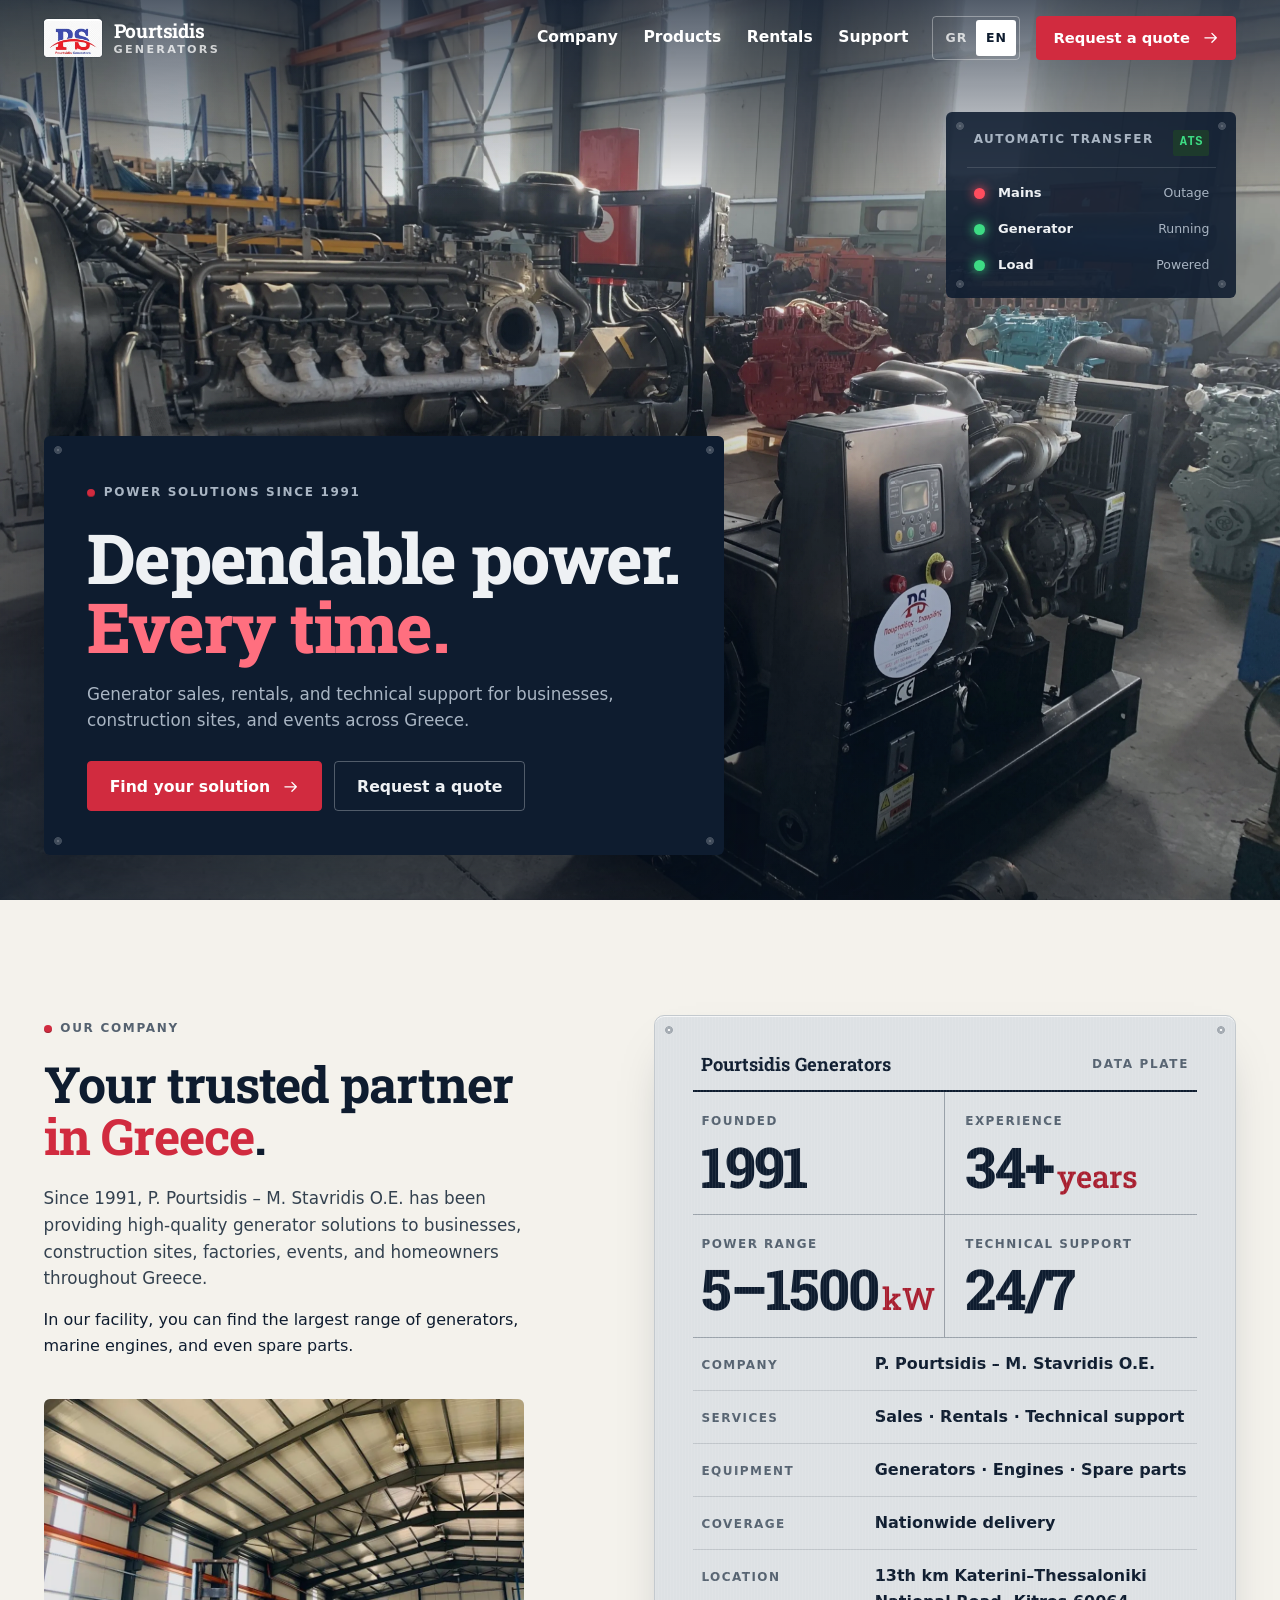
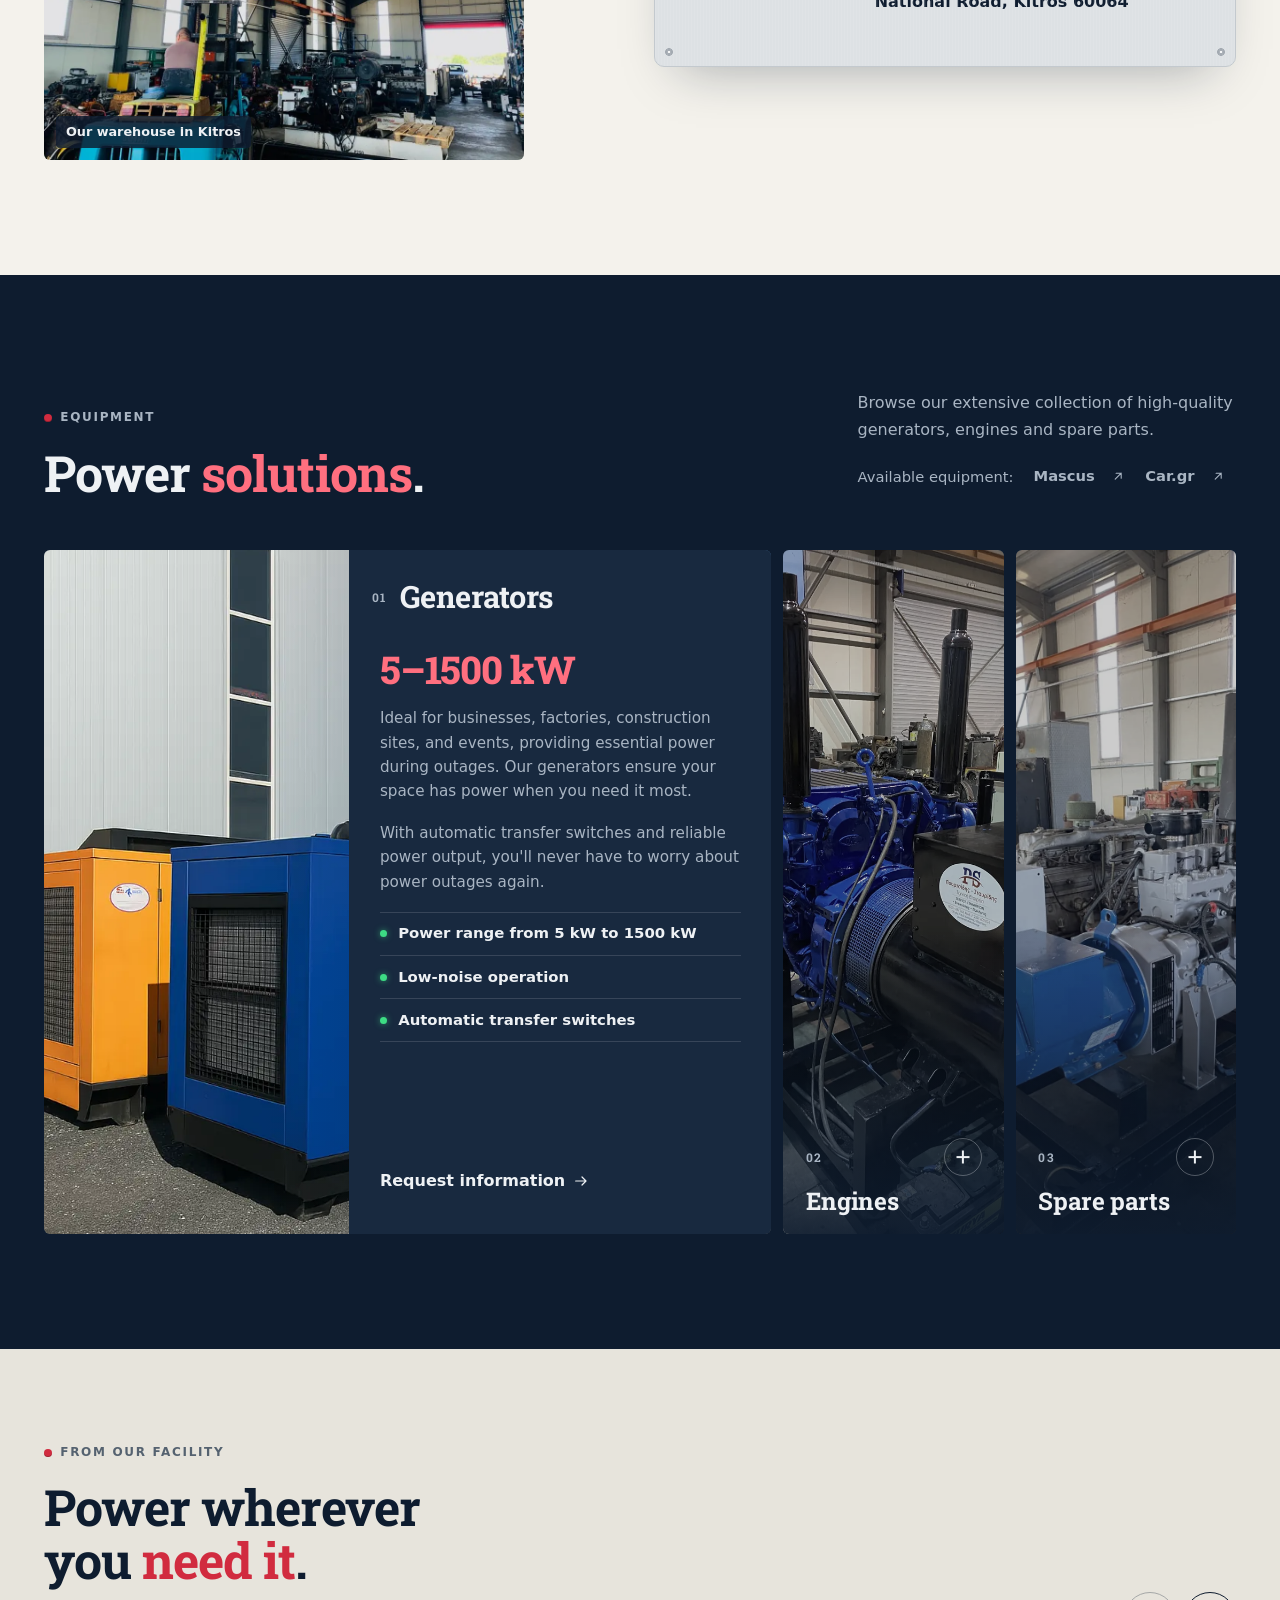
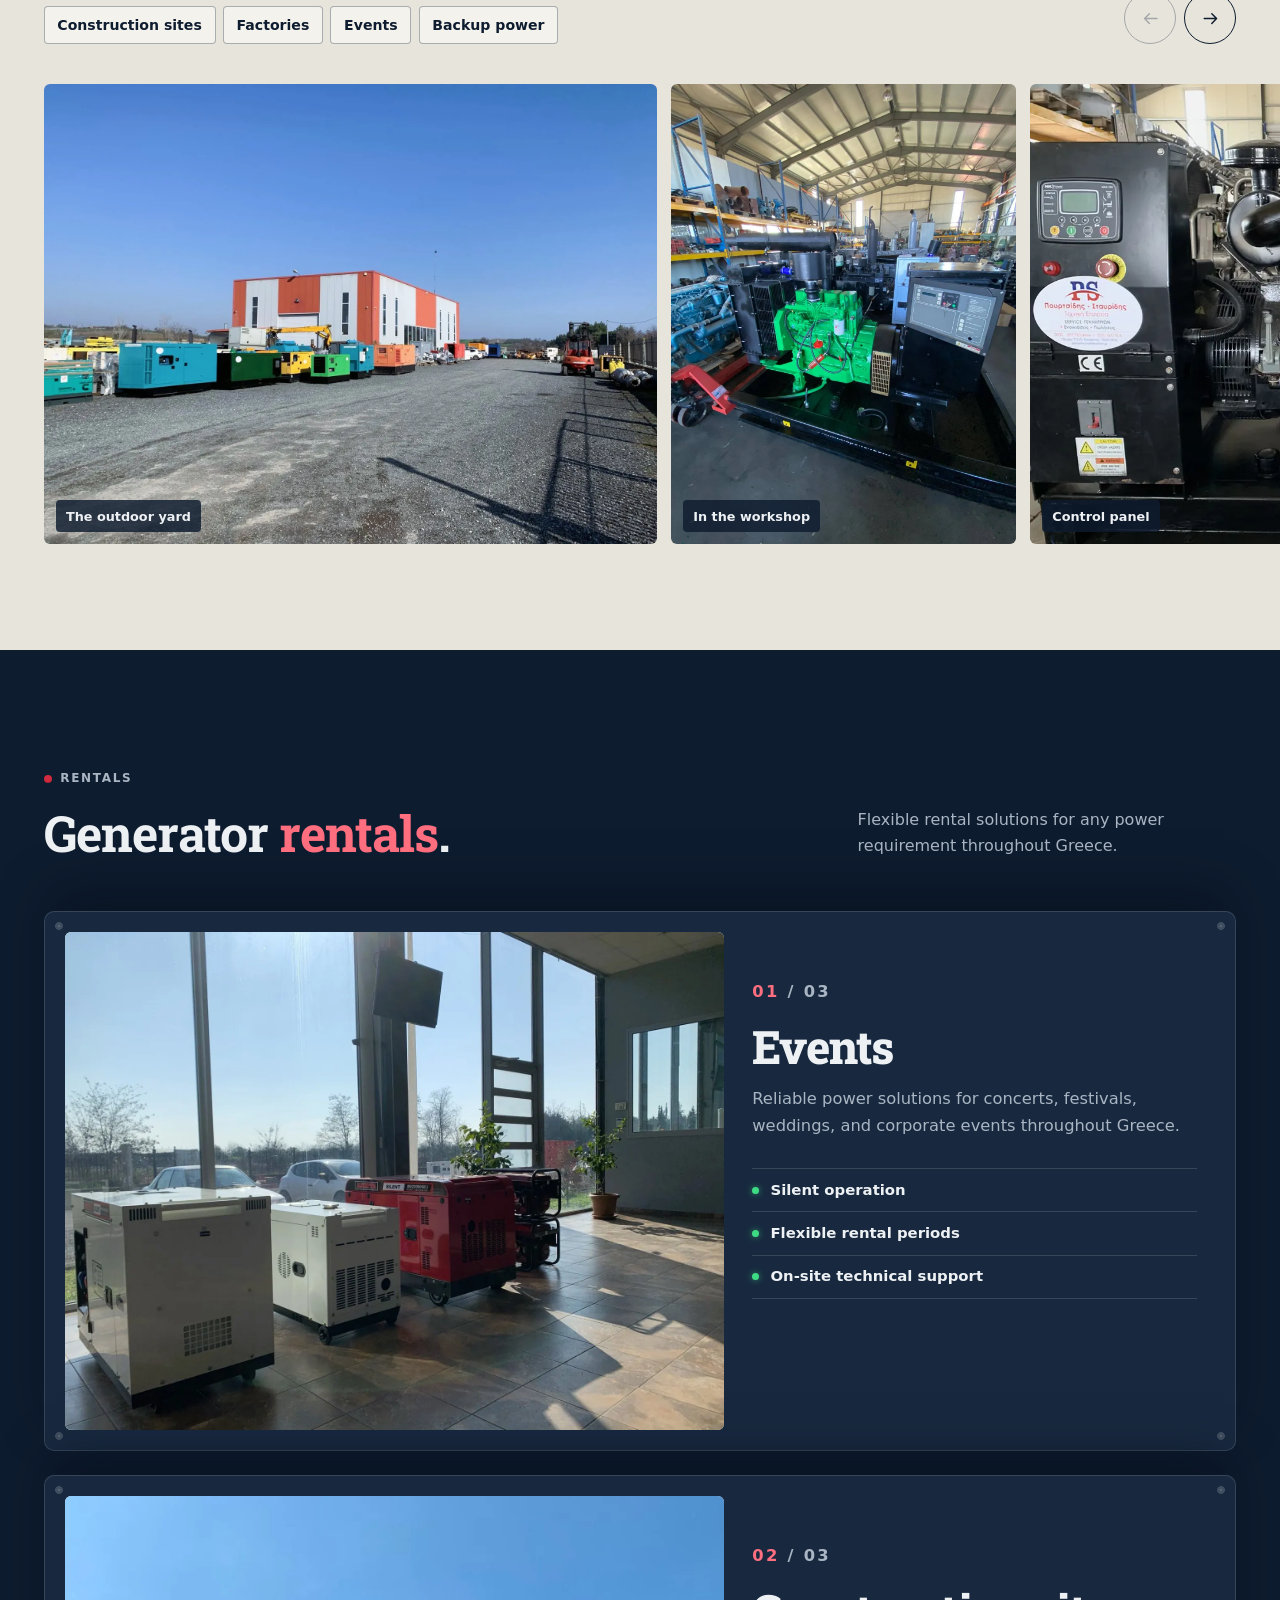
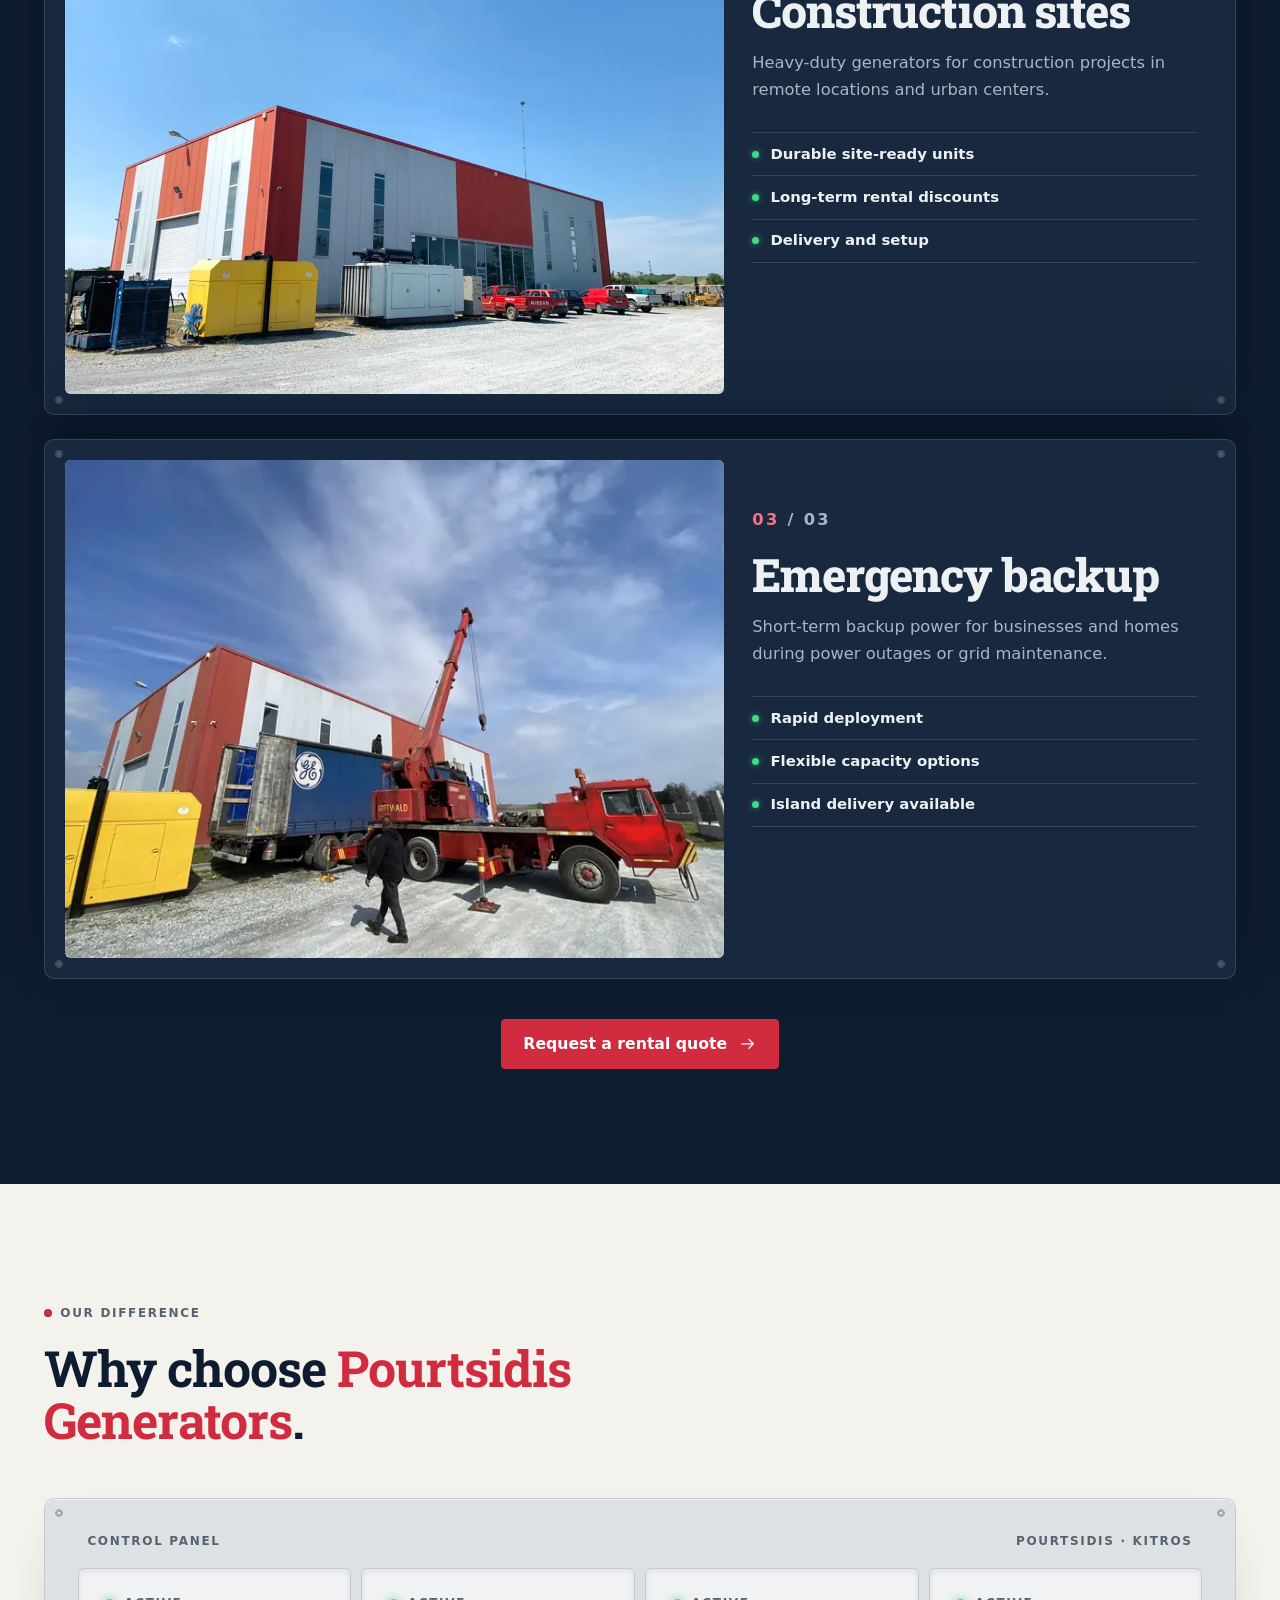
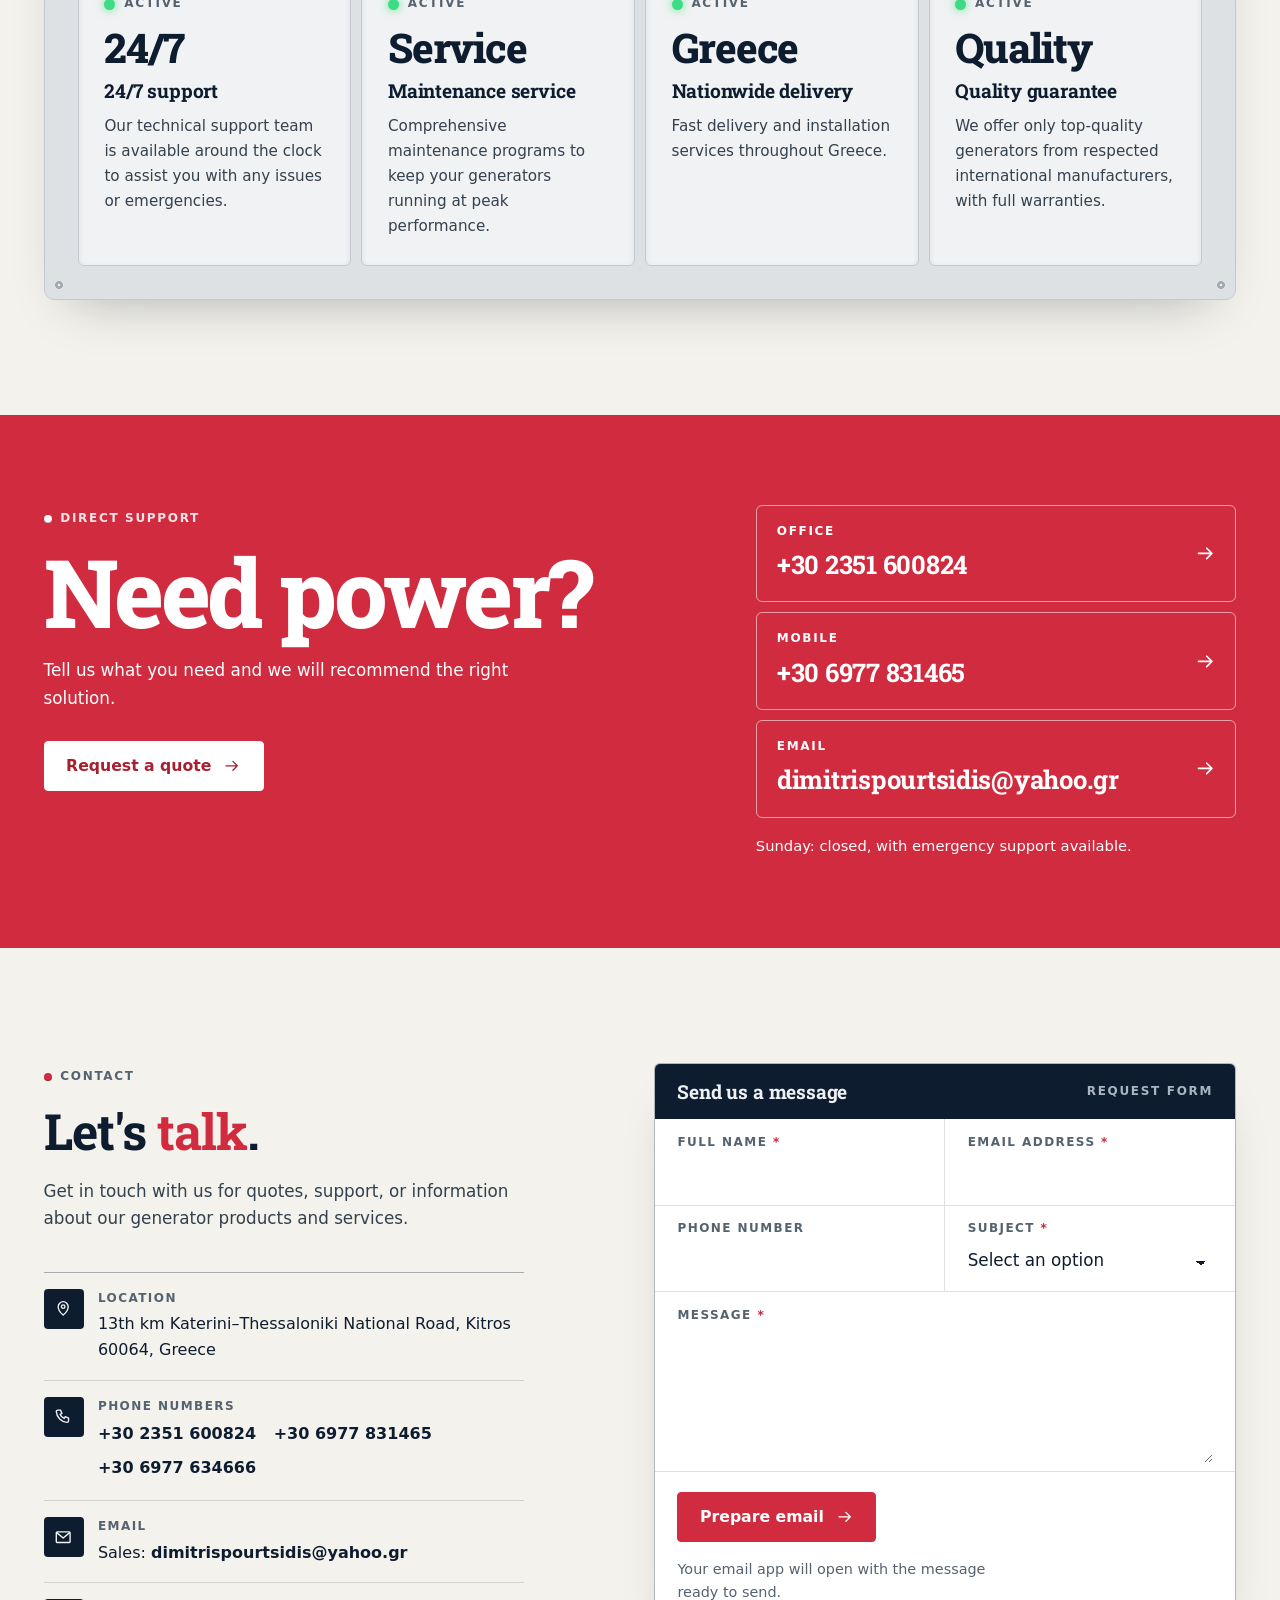
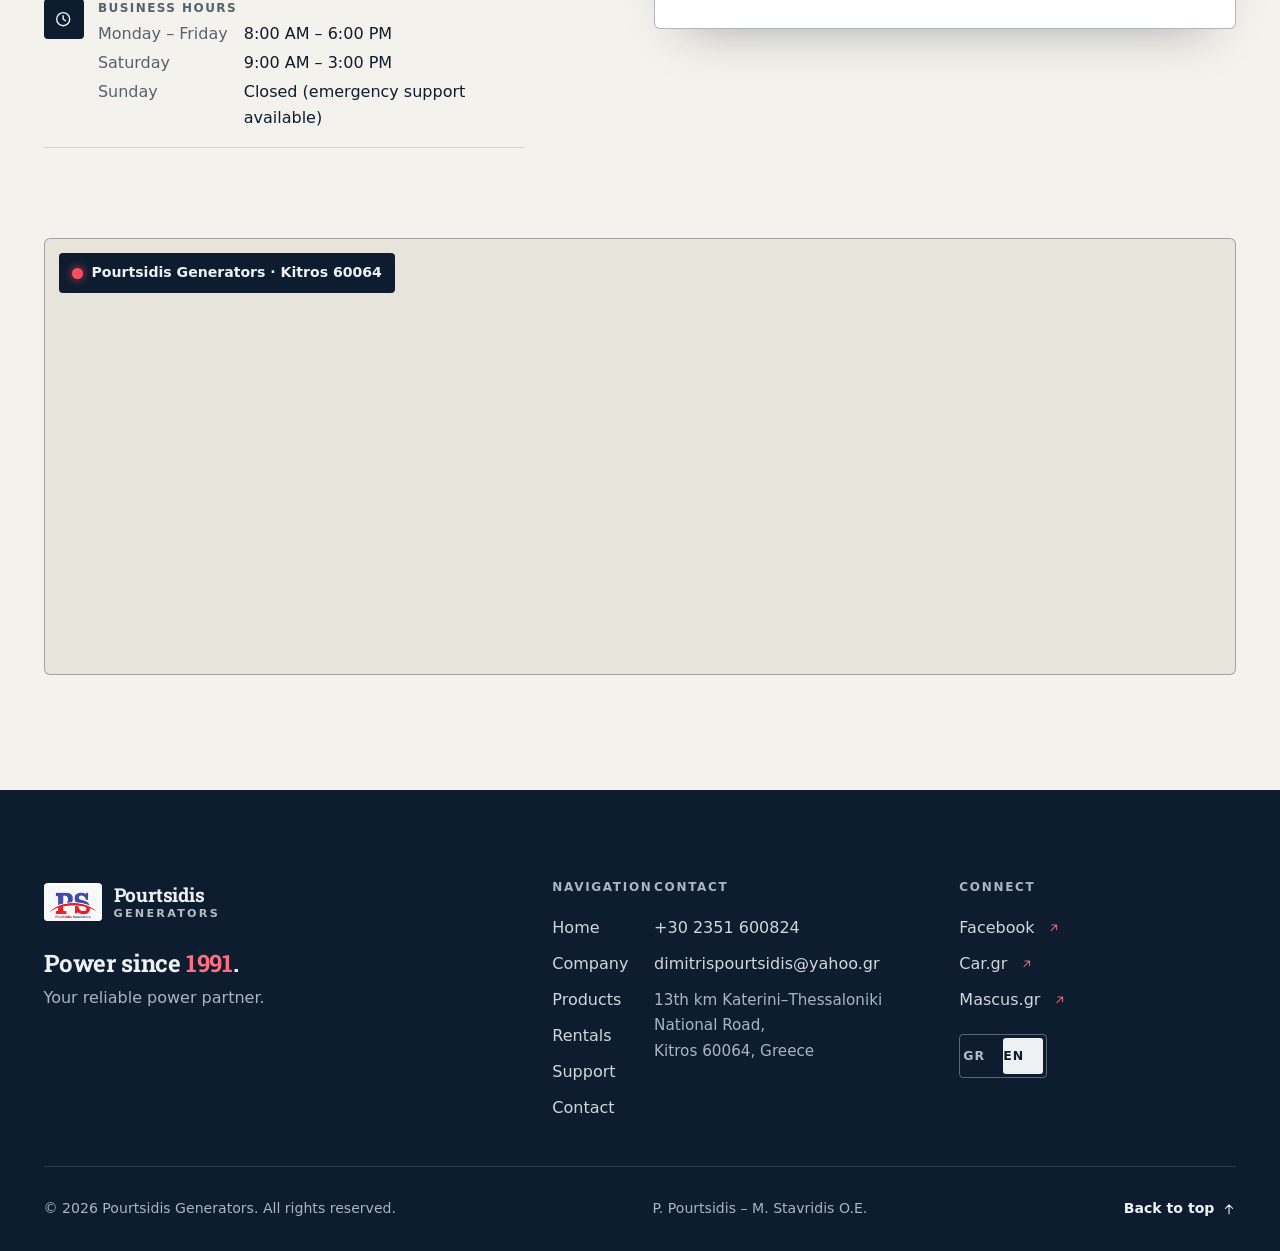
<file: index-en.html>
<!DOCTYPE html>
<html lang="en">
<head>
    <meta charset="UTF-8">
    <meta name="viewport" content="width=device-width, initial-scale=1.0">
    <title>Pourtsidis Generators - Generator Sales &amp; Rentals</title>
    <meta name="description" content="Sales, rentals and technical support for generators, engines and spare parts across Greece since 1991.">
    <meta name="theme-color" content="#0e1c2f">
    <link rel="alternate" hreflang="el" href="index.html">
    <link rel="alternate" hreflang="en" href="index-en.html">
    <link rel="dns-prefetch" href="//maps.googleapis.com">
    <link rel="preload" href="fonts/roboto-slab-latin.woff2" as="font" type="font/woff2" crossorigin>
    <link rel="preload" as="image" type="image/webp" imagesrcset="images/9-small.webp 480w, images/9-medium.webp 960w, images/9.webp 1920w" imagesizes="100vw" fetchpriority="high">
    <link rel="icon" href="/favicon.ico" sizes="any">
    <link rel="icon" type="image/webp" href="favicon.webp">
    <link rel="stylesheet" href="styles.css">
    <script>document.documentElement.classList.add('js');</script>
</head>
<body>
<svg xmlns="http://www.w3.org/2000/svg" style="display:none" aria-hidden="true">
    <symbol id="i-arrow" viewBox="0 0 24 24"><path d="M4 12h15M13.5 6l6 6-6 6"/></symbol>
    <symbol id="i-arrow-up" viewBox="0 0 24 24"><path d="M12 20V5M6 11l6-6 6 6"/></symbol>
    <symbol id="i-external" viewBox="0 0 24 24"><path d="M7 17 17 7M8.5 7H17v8.5"/></symbol>
    <symbol id="i-pin" viewBox="0 0 24 24"><path d="M12 21s-6.5-5.6-6.5-11a6.5 6.5 0 0 1 13 0c0 5.4-6.5 11-6.5 11Z"/><circle cx="12" cy="10" r="2.3"/></symbol>
    <symbol id="i-phone" viewBox="0 0 24 24"><path d="M5 4h3.5l1.8 4.3-2.3 1.4a11 11 0 0 0 5.3 5.3l1.4-2.3L19 14.5V18a2 2 0 0 1-2 2A15 15 0 0 1 3 6a2 2 0 0 1 2-2Z"/></symbol>
    <symbol id="i-mail" viewBox="0 0 24 24"><rect x="3" y="5" width="18" height="14" rx="1.5"/><path d="m3.5 6 8.5 7 8.5-7"/></symbol>
    <symbol id="i-clock" viewBox="0 0 24 24"><circle cx="12" cy="12" r="8.5"/><path d="M12 7.5V12l3 2"/></symbol>
</svg>

<a href="#main-content" class="skip-link">Skip to main content</a>

<!-- Header -->
<header class="site-header" id="navbar">
    <div class="shell site-header__inner">
        <a class="brand" href="#home" aria-label="Pourtsidis Generators - Home">
            <span class="brand__plate"><img src="favicon.webp" width="256" height="256" alt=""></span>
            <span class="brand__text" aria-hidden="true">Pourtsidis<span>Generators</span></span>
        </a>

        <nav class="nav" id="site-menu" aria-label="Main navigation">
            <ul class="nav__list">
                <li><a href="#about" class="nav__link"><span class="nav__num" aria-hidden="true"></span>Company</a></li>
                <li><a href="#products" class="nav__link"><span class="nav__num" aria-hidden="true"></span>Products</a></li>
                <li><a href="#services" class="nav__link"><span class="nav__num" aria-hidden="true"></span>Rentals</a></li>
                <li><a href="#why-us" class="nav__link"><span class="nav__num" aria-hidden="true"></span>Support</a></li>
                <li class="nav__item--mobile"><a href="#contact" class="nav__link"><span class="nav__num" aria-hidden="true"></span>Contact</a></li>
            </ul>
            <div class="nav__mobile-extra">
                <a href="#contact" class="btn btn--red">Request a quote <svg class="icon" aria-hidden="true"><use href="#i-arrow"/></svg></a>
                <div class="nav__mobile-row">
                    <div class="lang" aria-label="Language">
                        <a href="index.html" lang="el" hreflang="el"><span>GR</span></a>
                        <a href="index-en.html" lang="en" aria-current="page"><span>EN</span></a>
                    </div>
                    <a href="tel:+302351600824">+30 2351 600824</a>
                </div>
            </div>
        </nav>

        <div class="header__actions">
            <div class="lang" aria-label="Language">
                <a href="index.html" lang="el" hreflang="el"><span>GR</span></a>
                <a href="index-en.html" lang="en" aria-current="page"><span>EN</span></a>
            </div>
            <a href="#contact" class="btn btn--red btn--sm header__cta">Request a quote <svg class="icon" aria-hidden="true"><use href="#i-arrow"/></svg></a>
            <button class="nav-toggle" id="navToggle" type="button" aria-label="Open menu" aria-controls="site-menu" aria-expanded="false" data-label-open="Open menu" data-label-close="Close menu">
                <span class="nav-toggle__bar"></span>
                <span class="nav-toggle__bar"></span>
                <span class="nav-toggle__bar"></span>
            </button>
        </div>
    </div>
</header>

<main id="main-content">

<!-- Hero -->
<section id="home" class="hero" aria-labelledby="hero-title">
    <div class="hero__media">
        <img src="images/9-medium.webp"
             srcset="images/9-small.webp 480w, images/9-medium.webp 960w, images/9.webp 1920w"
             sizes="100vw"
             width="4032" height="3024"
             alt="V engine and a company-badged generator in the Pourtsidis Generators warehouse"
             fetchpriority="high" decoding="async">
    </div>

    <div class="ats rivets" aria-hidden="true">
        <p class="ats__title"><span>Automatic transfer</span><span class="ats__screen">ATS</span></p>
        <div class="ats__rows">
            <p class="ats__row"><span class="led led--mains"></span><b>Mains</b><span class="ats__state">Outage</span></p>
            <p class="ats__row"><span class="led led--gen"></span><b>Generator</b><span class="ats__state">Running</span></p>
            <p class="ats__row"><span class="led led--load"></span><b>Load</b><span class="ats__state">Powered</span></p>
        </div>
    </div>

    <div class="shell hero__inner">
        <div class="hero__plate rivets">
            <p class="tag">Power solutions since 1991</p>
            <h1 class="hero__title" id="hero-title"><span>Dependable power.</span> <span>Every time.</span></h1>
            <p class="hero__lead">Generator sales, rentals, and technical support for businesses, construction sites, and events across Greece.</p>
            <div class="hero__actions">
                <a href="#products" class="btn btn--red">Find your solution <svg class="icon" aria-hidden="true"><use href="#i-arrow"/></svg></a>
                <a href="#contact" class="btn btn--line-light">Request a quote</a>
            </div>
        </div>
    </div>
</section>

<!-- Company + data plate -->
<section id="about" class="section company" aria-labelledby="about-title">
    <div class="shell grid-12">
        <div class="company__text">
            <p class="tag" data-reveal>Our company</p>
            <h2 class="heading" id="about-title" data-reveal>Your trusted partner <em>in Greece</em>.</h2>
            <div data-reveal>
                <p class="lead">Since 1991, P. Pourtsidis – M. Stavridis O.E. has been providing high-quality generator solutions to businesses, construction sites, factories, events, and homeowners throughout Greece.</p>
                <p>In our facility, you can find the largest range of generators, marine engines, and even spare parts.</p>
            </div>
            <figure class="photo company__photo" data-reveal="photo">
                <img src="images/AboutUs1.webp" width="1024" height="768"
                     alt="Inside the warehouse with engines, generators and spare parts"
                     loading="lazy" decoding="async">
                <figcaption>Our warehouse in Kitros</figcaption>
            </figure>
        </div>

        <div class="company__plate" data-reveal>
            <div class="dataplate rivets">
                <div class="dataplate__head">
                    <h3>Pourtsidis Generators</h3>
                    <span>Data plate</span>
                </div>
                <dl class="dataplate__big">
                    <div><dt>Founded</dt><dd>1991</dd></div>
                    <div><dt>Experience</dt><dd><span data-count="34">34</span>+<span class="unit">years</span></dd></div>
                    <div><dt>Power range</dt><dd>5–<span data-count="1500">1500</span><span class="unit">kW</span></dd></div>
                    <div><dt>Technical support</dt><dd>24/7</dd></div>
                </dl>
                <dl class="dataplate__rows">
                    <div><dt>Company</dt><dd>P. Pourtsidis – M. Stavridis O.E.</dd></div>
                    <div><dt>Services</dt><dd>Sales · Rentals · Technical support</dd></div>
                    <div><dt>Equipment</dt><dd>Generators · Engines · Spare parts</dd></div>
                    <div><dt>Coverage</dt><dd>Nationwide delivery</dd></div>
                    <div><dt>Location</dt><dd>13th km Katerini–Thessaloniki National Road, Kitros 60064</dd></div>
                </dl>
            </div>
        </div>
    </div>
</section>

<!-- Products -->
<section id="products" class="section section--navy products" aria-labelledby="products-title">
    <div class="shell">
        <div class="grid-12 head">
            <div class="head__main">
                <p class="tag" data-reveal>Equipment</p>
                <h2 class="heading" id="products-title" data-reveal>Power <em>solutions</em>.</h2>
            </div>
            <div class="head__aside" data-reveal>
                <p>Browse our extensive collection of high-quality generators, engines and spare parts.</p>
                <p class="head__links">
                    <span>Available equipment:</span>
                    <a class="link-arrow" href="https://www.mascus.gr/p-pourtsidis-m-stavridis-o-e/b9107036,1,relevance,searchdealer.html" target="_blank" rel="noopener noreferrer">Mascus<span class="visually-hidden"> (opens in a new tab)</span> <svg class="icon" aria-hidden="true"><use href="#i-external"/></svg></a>
                    <a class="link-arrow" href="https://pourtsidis.car.gr/builders/" target="_blank" rel="noopener noreferrer">Car.gr<span class="visually-hidden"> (opens in a new tab)</span> <svg class="icon" aria-hidden="true"><use href="#i-external"/></svg></a>
                </p>
            </div>
        </div>

        <div class="machines" data-reveal>
            <!-- Generators -->
            <article class="machine is-open">
                <div class="machine__media">
                    <img src="images/6-medium.webp"
                         srcset="images/6-small.webp 480w, images/6-medium.webp 960w, images/6.webp 1024w"
                         sizes="(max-width: 1100px) 50vw, 60vw"
                         width="960" height="1440"
                         alt="Enclosed diesel generator in front of the facility"
                         loading="lazy" decoding="async">
                </div>
                <h3 class="machine__head">
                    <button class="machine__btn" type="button" id="machine-btn-1" aria-expanded="true" aria-controls="machine-body-1">
                        <span class="machine__num">01</span><span class="machine__name">Generators</span><span class="machine__plus" aria-hidden="true"></span>
                    </button>
                </h3>
                <div class="machine__body" id="machine-body-1" role="region" aria-labelledby="machine-btn-1">
                    <p class="machine__spec">5–1500 kW</p>
                    <p>Ideal for businesses, factories, construction sites, and events, providing essential power during outages. Our generators ensure your space has power when you need it most.</p>
                    <p>With automatic transfer switches and reliable power output, you'll never have to worry about power outages again.</p>
                    <ul class="checks">
                        <li>Power range from 5 kW to 1500 kW</li>
                        <li>Low-noise operation</li>
                        <li>Automatic transfer switches</li>
                    </ul>
                    <a href="#contact" class="link-arrow" data-subject="Sales Inquiry">Request information <svg class="icon" aria-hidden="true"><use href="#i-arrow"/></svg></a>
                </div>
            </article>

            <!-- Engines -->
            <article class="machine">
                <div class="machine__media">
                    <img src="images/2-medium.webp"
                         srcset="images/2-small.webp 480w, images/2-medium.webp 960w, images/2.webp 3024w"
                         sizes="(max-width: 1100px) 50vw, 60vw"
                         width="960" height="1280"
                         alt="V-engine generator on an open frame in the workshop"
                         loading="lazy" decoding="async">
                </div>
                <h3 class="machine__head">
                    <button class="machine__btn" type="button" id="machine-btn-2" aria-expanded="false" aria-controls="machine-body-2">
                        <span class="machine__num">02</span><span class="machine__name">Engines</span><span class="machine__plus" aria-hidden="true"></span>
                    </button>
                </h3>
                <div class="machine__body" id="machine-body-2" role="region" aria-labelledby="machine-btn-2">
                    <p class="machine__spec machine__spec--text">Industrial · Agricultural · Marine</p>
                    <p>In our facility, we offer engines for industrial installations, agricultural machinery, or marine applications. Choose from our variety to meet your needs with the right solution.</p>
                    <p>We offer customized solutions and technical support to help you select the right engine.</p>
                    <ul class="checks">
                        <li>Reliable performance</li>
                        <li>High efficiency</li>
                        <li>Long-term reliability</li>
                    </ul>
                    <a href="#contact" class="link-arrow" data-subject="Sales Inquiry">Request information <svg class="icon" aria-hidden="true"><use href="#i-arrow"/></svg></a>
                </div>
            </article>

            <!-- Spare parts -->
            <article class="machine">
                <div class="machine__media">
                    <img src="images/7.webp" width="1200" height="1600"
                         alt="Generator in the workshop with shelves of engines and parts behind it"
                         loading="lazy" decoding="async">
                </div>
                <h3 class="machine__head">
                    <button class="machine__btn" type="button" id="machine-btn-3" aria-expanded="false" aria-controls="machine-body-3">
                        <span class="machine__num">03</span><span class="machine__name">Spare parts</span><span class="machine__plus" aria-hidden="true"></span>
                    </button>
                </h3>
                <div class="machine__body" id="machine-body-3" role="region" aria-labelledby="machine-btn-3">
                    <p class="machine__spec machine__spec--text">Prevention · Maintenance · Replacement</p>
                    <p>We offer extensive spare parts support for all our generators and engines, ensuring continuous and efficient operation of your systems.</p>
                    <p>From preventive maintenance to immediate replacement of worn components, our specialists provide fast and reliable support.</p>
                    <ul class="checks">
                        <li>Spare parts for generators and engines</li>
                        <li>Specialized maintenance services</li>
                        <li>Fast and reliable support</li>
                    </ul>
                    <a href="#contact" class="link-arrow" data-subject="Technical Support">Request information <svg class="icon" aria-hidden="true"><use href="#i-arrow"/></svg></a>
                </div>
            </article>
        </div>
    </div>
</section>

<!-- Facility gallery -->
<section class="section--concrete gallery" aria-labelledby="gallery-title">
    <div class="shell gallery__head">
        <div>
            <p class="tag" data-reveal>From our facility</p>
            <h2 class="heading" id="gallery-title" data-reveal>Power wherever you <em>need it</em>.</h2>
            <ul class="uses" data-reveal aria-label="Applications">
                <li>Construction sites</li>
                <li>Factories</li>
                <li>Events</li>
                <li>Backup power</li>
            </ul>
        </div>
        <div class="gallery__controls" data-reveal>
            <button class="round-btn round-btn--prev" type="button" data-gallery="prev" aria-controls="gallery-track" aria-label="Previous photos"><svg class="icon" aria-hidden="true"><use href="#i-arrow"/></svg></button>
            <button class="round-btn" type="button" data-gallery="next" aria-controls="gallery-track" aria-label="Next photos"><svg class="icon" aria-hidden="true"><use href="#i-arrow"/></svg></button>
        </div>
    </div>
    <div class="gallery__track" id="gallery-track" tabindex="0" role="region" aria-label="Photos from our facility">
        <figure class="photo gallery__item gallery__item--wide">
            <img src="images/banner.webp" width="1600" height="1200" alt="Generators lined up in the outdoor yard of the facility" loading="lazy" decoding="async">
            <figcaption>The outdoor yard</figcaption>
        </figure>
        <figure class="photo gallery__item gallery__item--tall">
            <img src="images/5.webp" width="1200" height="1600" alt="Generator with control panel in the workshop" loading="lazy" decoding="async">
            <figcaption>In the workshop</figcaption>
        </figure>
        <figure class="photo gallery__item gallery__item--wide">
            <img src="images/8-medium.webp" srcset="images/8-small.webp 480w, images/8-medium.webp 960w" sizes="620px" width="960" height="720" alt="Generator control panel carrying the Pourtsidis - Stavridis badge" loading="lazy" decoding="async">
            <figcaption>Control panel</figcaption>
        </figure>
        <figure class="photo gallery__item gallery__item--wide">
            <img src="images/1-medium.webp" srcset="images/1-small.webp 480w, images/1-medium.webp 960w" sizes="620px" width="960" height="720" alt="Diesel generator on a steel skid" loading="lazy" decoding="async">
            <figcaption>Generator on a skid</figcaption>
        </figure>
        <figure class="photo gallery__item gallery__item--wide">
            <img src="images/4-medium.webp" srcset="images/4-small.webp 480w, images/4-medium.webp 960w" sizes="620px" width="960" height="720" alt="Generator engine in the warehouse" loading="lazy" decoding="async">
            <figcaption>Generator engine</figcaption>
        </figure>
        <figure class="photo gallery__item gallery__item--wide">
            <img src="images/3-medium.webp" srcset="images/3-small.webp 480w, images/3-medium.webp 960w" sizes="620px" width="960" height="720" alt="Close-up of an engine with hoses and components" loading="lazy" decoding="async">
            <figcaption>Engine detail</figcaption>
        </figure>
    </div>
</section>

<!-- Rentals -->
<section id="services" class="section section--navy rentals" aria-labelledby="rentals-title">
    <div class="shell">
        <div class="grid-12 head">
            <div class="head__main">
                <p class="tag" data-reveal>Rentals</p>
                <h2 class="heading" id="rentals-title" data-reveal>Generator <em>rentals</em>.</h2>
            </div>
            <div class="head__aside" data-reveal>
                <p>Flexible rental solutions for any power requirement throughout Greece.</p>
            </div>
        </div>

        <ol class="scenarios">
            <li class="scenario rivets">
                <figure class="photo scenario__media">
                    <img src="images/εικόνα_Viber_2025-03-31_10-45-07-516.webp" width="1600" height="1200"
                         alt="Silent diesel generators in the showroom"
                         loading="lazy" decoding="async">
                </figure>
                <div class="scenario__body">
                    <p class="scenario__count"><b>01</b> / 03</p>
                    <h3>Events</h3>
                    <p>Reliable power solutions for concerts, festivals, weddings, and corporate events throughout Greece.</p>
                    <ul class="checks">
                        <li>Silent operation</li>
                        <li>Flexible rental periods</li>
                        <li>On-site technical support</li>
                    </ul>
                </div>
            </li>
            <li class="scenario rivets">
                <figure class="photo scenario__media">
                    <img src="images/banner2.webp" width="1280" height="958"
                         alt="Generators and service vehicles outside the facility"
                         loading="lazy" decoding="async">
                </figure>
                <div class="scenario__body">
                    <p class="scenario__count"><b>02</b> / 03</p>
                    <h3>Construction sites</h3>
                    <p>Heavy-duty generators for construction projects in remote locations and urban centers.</p>
                    <ul class="checks">
                        <li>Durable site-ready units</li>
                        <li>Long-term rental discounts</li>
                        <li>Delivery and setup</li>
                    </ul>
                </div>
            </li>
            <li class="scenario rivets">
                <figure class="photo scenario__media">
                    <img src="images/AboutUs-medium.webp"
                         srcset="images/AboutUs-small.webp 480w, images/AboutUs-720.webp 720w, images/AboutUs-medium.webp 960w, images/AboutUs.webp 1920w"
                         sizes="(max-width: 900px) 100vw, 55vw"
                         width="4032" height="3024"
                         alt="Company crane truck unloading equipment"
                         loading="lazy" decoding="async">
                </figure>
                <div class="scenario__body">
                    <p class="scenario__count"><b>03</b> / 03</p>
                    <h3>Emergency backup</h3>
                    <p>Short-term backup power for businesses and homes during power outages or grid maintenance.</p>
                    <ul class="checks">
                        <li>Rapid deployment</li>
                        <li>Flexible capacity options</li>
                        <li>Island delivery available</li>
                    </ul>
                </div>
            </li>
        </ol>

        <div class="rentals__foot">
            <a href="#contact" class="btn btn--red" data-subject="Rental Inquiry">Request a rental quote <svg class="icon" aria-hidden="true"><use href="#i-arrow"/></svg></a>
        </div>
    </div>
</section>

<!-- Why us: control console -->
<section id="why-us" class="section why" aria-labelledby="why-title">
    <div class="shell">
        <div class="grid-12 head">
            <div class="head__main">
                <p class="tag" data-reveal>Our difference</p>
                <h2 class="heading" id="why-title" data-reveal>Why choose <em>Pourtsidis Generators</em>.</h2>
            </div>
        </div>

        <div class="console rivets" data-reveal>
            <p class="console__bar" aria-hidden="true"><span>Control panel</span><span>Pourtsidis · Kitros</span></p>
            <ul class="console__grid">
                <li class="module">
                    <span class="module__status" aria-hidden="true"><span class="led"></span>Active</span>
                    <span class="module__value" aria-hidden="true">24/7</span>
                    <h3>24/7 support</h3>
                    <p>Our technical support team is available around the clock to assist you with any issues or emergencies.</p>
                </li>
                <li class="module">
                    <span class="module__status" aria-hidden="true"><span class="led"></span>Active</span>
                    <span class="module__value" aria-hidden="true">Service</span>
                    <h3>Maintenance service</h3>
                    <p>Comprehensive maintenance programs to keep your generators running at peak performance.</p>
                </li>
                <li class="module">
                    <span class="module__status" aria-hidden="true"><span class="led"></span>Active</span>
                    <span class="module__value" aria-hidden="true">Greece</span>
                    <h3>Nationwide delivery</h3>
                    <p>Fast delivery and installation services throughout Greece.</p>
                </li>
                <li class="module">
                    <span class="module__status" aria-hidden="true"><span class="led"></span>Active</span>
                    <span class="module__value" aria-hidden="true">Quality</span>
                    <h3>Quality guarantee</h3>
                    <p>We offer only top-quality generators from respected international manufacturers, with full warranties.</p>
                </li>
            </ul>
        </div>
    </div>
</section>

<!-- Conversion band -->
<section class="cta" aria-labelledby="cta-title">
    <div class="shell grid-12">
        <div class="cta__main">
            <p class="tag" data-reveal>Direct support</p>
            <h2 class="cta__title" id="cta-title" data-reveal>Need power?</h2>
            <p class="cta__lead" data-reveal>Tell us what you need and we will recommend the right solution.</p>
            <a href="#contact" class="btn btn--white" data-reveal>Request a quote <svg class="icon" aria-hidden="true"><use href="#i-arrow"/></svg></a>
        </div>
        <div class="cta__contacts" data-reveal>
            <a class="cta__contact" href="tel:+302351600824">
                <span>Office</span>
                <strong>+30 2351 600824</strong>
                <svg class="icon" aria-hidden="true"><use href="#i-arrow"/></svg>
            </a>
            <a class="cta__contact" href="tel:+306977831465">
                <span>Mobile</span>
                <strong>+30 6977 831465</strong>
                <svg class="icon" aria-hidden="true"><use href="#i-arrow"/></svg>
            </a>
            <a class="cta__contact" href="mailto:dimitrispourtsidis@yahoo.gr">
                <span>Email</span>
                <strong>dimitrispourtsidis@yahoo.gr</strong>
                <svg class="icon" aria-hidden="true"><use href="#i-arrow"/></svg>
            </a>
            <p class="cta__note">Sunday: closed, with emergency support available.</p>
        </div>
    </div>
</section>

<!-- Contact -->
<section id="contact" class="section contact" aria-labelledby="contact-title">
    <div class="shell">
        <div class="grid-12">
            <div class="contact__intro">
                <p class="tag" data-reveal>Contact</p>
                <h2 class="heading" id="contact-title" data-reveal>Let's <em>talk</em>.</h2>
                <p class="lead" data-reveal>Get in touch with us for quotes, support, or information about our generator products and services.</p>

                <dl class="info" data-reveal>
                    <div>
                        <dt><svg class="icon" aria-hidden="true"><use href="#i-pin"/></svg><span class="visually-hidden">Location</span></dt>
                        <dd><strong aria-hidden="true">Location</strong>13th km Katerini–Thessaloniki National Road, Kitros 60064, Greece</dd>
                    </div>
                    <div>
                        <dt><svg class="icon" aria-hidden="true"><use href="#i-phone"/></svg><span class="visually-hidden">Phone numbers</span></dt>
                        <dd><strong aria-hidden="true">Phone numbers</strong>
                            <span class="phones">
                                <a href="tel:+302351600824">+30 2351 600824</a>
                                <a href="tel:+306977831465">+30 6977 831465</a>
                                <a href="tel:+306977634666">+30 6977 634666</a>
                            </span>
                        </dd>
                    </div>
                    <div>
                        <dt><svg class="icon" aria-hidden="true"><use href="#i-mail"/></svg><span class="visually-hidden">Email</span></dt>
                        <dd><strong aria-hidden="true">Email</strong>Sales: <a href="mailto:dimitrispourtsidis@yahoo.gr">dimitrispourtsidis@yahoo.gr</a></dd>
                    </div>
                    <div>
                        <dt><svg class="icon" aria-hidden="true"><use href="#i-clock"/></svg><span class="visually-hidden">Business hours</span></dt>
                        <dd><strong aria-hidden="true">Business hours</strong>
                            <span class="hours">
                                <span>Monday – Friday</span><span>8:00 AM – 6:00 PM</span>
                                <span>Saturday</span><span>9:00 AM – 3:00 PM</span>
                                <span>Sunday</span><span>Closed (emergency support available)</span>
                            </span>
                        </dd>
                    </div>
                </dl>
            </div>

            <div class="sheet" data-reveal>
                <div class="sheet__head">
                    <h3>Send us a message</h3>
                    <span>Request form</span>
                </div>
                <form id="contactForm" class="form" novalidate
                      data-msg-required="Please fill in this field."
                      data-msg-email="Please enter a valid email address."
                      data-msg-summary="Please complete all required fields.">
                    <div class="field">
                        <label for="name">Full name <span class="req" aria-hidden="true">*</span></label>
                        <input type="text" id="name" name="name" autocomplete="name" required aria-describedby="name-error">
                        <p class="field__error" id="name-error"></p>
                    </div>
                    <div class="field">
                        <label for="email">Email address <span class="req" aria-hidden="true">*</span></label>
                        <input type="email" id="email" name="email" autocomplete="email" required aria-describedby="email-error">
                        <p class="field__error" id="email-error"></p>
                    </div>
                    <div class="field">
                        <label for="phone">Phone number</label>
                        <input type="tel" id="phone" name="phone" autocomplete="tel">
                    </div>
                    <div class="field">
                        <label for="subject">Subject <span class="req" aria-hidden="true">*</span></label>
                        <select id="subject" name="subject" required aria-describedby="subject-error">
                            <option value="" disabled selected>Select an option</option>
                            <option value="Sales Inquiry">Generator sales</option>
                            <option value="Rental Inquiry">Generator rental</option>
                            <option value="Technical Support">Technical support</option>
                            <option value="Other">Other</option>
                        </select>
                        <p class="field__error" id="subject-error"></p>
                    </div>
                    <div class="field field--full">
                        <label for="message">Message <span class="req" aria-hidden="true">*</span></label>
                        <textarea id="message" name="message" rows="5" required aria-describedby="message-error"></textarea>
                        <p class="field__error" id="message-error"></p>
                    </div>
                    <p class="form__status" role="alert" id="form-status"></p>
                    <div class="form__actions">
                        <button type="submit" class="btn btn--red">Prepare email <svg class="icon" aria-hidden="true"><use href="#i-arrow"/></svg></button>
                        <p class="form__note">Your email app will open with the message ready to send.</p>
                    </div>
                </form>
            </div>
        </div>

        <div class="map" data-reveal>
            <p class="map__label" aria-hidden="true"><span class="led"></span>Pourtsidis Generators · Kitros 60064</p>
            <iframe
                    src="https://www.google.com/maps/embed?pb=!1m18!1m12!1m3!1d3018.1839848947604!2d22.593811676564746!3d40.35409267144394!2m3!1f0!2f0!3f0!3m2!1i1024!2i768!4f13.1!3m3!1m2!1s0x1357fd7f6241a193%3A0x4d22880c0f6e27f7!2z16DOn9Cf0KXQoNKk0KPQhtCU0JfQoy3QodCi0JDQktCg0JjQlNCT0KMg0J4u0JUu!5e0!3m2!1sen!2sgr!4v1712334350147!5m2!1sen!2sgr"
                    width="600"
                    height="400"
                    title="Pourtsidis Generators location map"
                    allowfullscreen=""
                    loading="lazy"
                    referrerpolicy="no-referrer-when-downgrade">
            </iframe>
        </div>
    </div>
</section>
</main>

<!-- Footer -->
<footer class="footer">
    <div class="shell">
        <div class="grid-12 footer__top">
            <div class="footer__brand">
                <a class="brand" href="#home" aria-label="Pourtsidis Generators - Home">
                    <span class="brand__plate"><img src="favicon.webp" width="256" height="256" alt="" loading="lazy"></span>
                    <span class="brand__text" aria-hidden="true">Pourtsidis<span>Generators</span></span>
                </a>
                <p class="footer__tagline">Power since <em>1991</em>.</p>
                <p class="footer__sub">Your reliable power partner.</p>
            </div>
            <div class="footer__col footer__col--nav">
                <h2>Navigation</h2>
                <ul>
                    <li><a href="#home">Home</a></li>
                    <li><a href="#about">Company</a></li>
                    <li><a href="#products">Products</a></li>
                    <li><a href="#services">Rentals</a></li>
                    <li><a href="#why-us">Support</a></li>
                    <li><a href="#contact">Contact</a></li>
                </ul>
            </div>
            <div class="footer__col footer__col--wide">
                <h2>Contact</h2>
                <ul>
                    <li><a href="tel:+302351600824">+30 2351 600824</a></li>
                    <li><a href="mailto:dimitrispourtsidis@yahoo.gr">dimitrispourtsidis@yahoo.gr</a></li>
                </ul>
                <address>13th km Katerini–Thessaloniki National Road,<br>Kitros 60064, Greece</address>
            </div>
            <div class="footer__col">
                <h2>Connect</h2>
                <ul>
                    <li><a href="https://www.facebook.com/p/Pourtsidis-Stavridis-OE-100023827399846/" target="_blank" rel="noopener noreferrer">Facebook<span class="visually-hidden"> (opens in a new tab)</span> <svg class="icon" aria-hidden="true"><use href="#i-external"/></svg></a></li>
                    <li><a href="https://pourtsidis.car.gr/builders/" target="_blank" rel="noopener noreferrer">Car.gr<span class="visually-hidden"> (opens in a new tab)</span> <svg class="icon" aria-hidden="true"><use href="#i-external"/></svg></a></li>
                    <li><a href="https://www.mascus.gr/p-pourtsidis-m-stavridis-o-e/b9107036,1,relevance,searchdealer.html" target="_blank" rel="noopener noreferrer">Mascus.gr<span class="visually-hidden"> (opens in a new tab)</span> <svg class="icon" aria-hidden="true"><use href="#i-external"/></svg></a></li>
                </ul>
                <div class="lang" aria-label="Language">
                    <a href="index.html" lang="el" hreflang="el"><span>GR</span></a>
                    <a href="index-en.html" lang="en" aria-current="page"><span>EN</span></a>
                </div>
            </div>
        </div>
        <div class="footer__bottom">
            <p>&copy; 2026 Pourtsidis Generators. All rights reserved.</p>
            <p>P. Pourtsidis – M. Stavridis O.E.</p>
            <a href="#home">Back to top <svg class="icon" aria-hidden="true"><use href="#i-arrow-up"/></svg></a>
        </div>
    </div>
</footer>

<a href="#home" class="to-top" id="scrollToTop" aria-label="Back to top">
    <svg class="icon" aria-hidden="true"><use href="#i-arrow-up"/></svg>
</a>

<script src="script.js" defer></script>
</body>
</html>
</file>
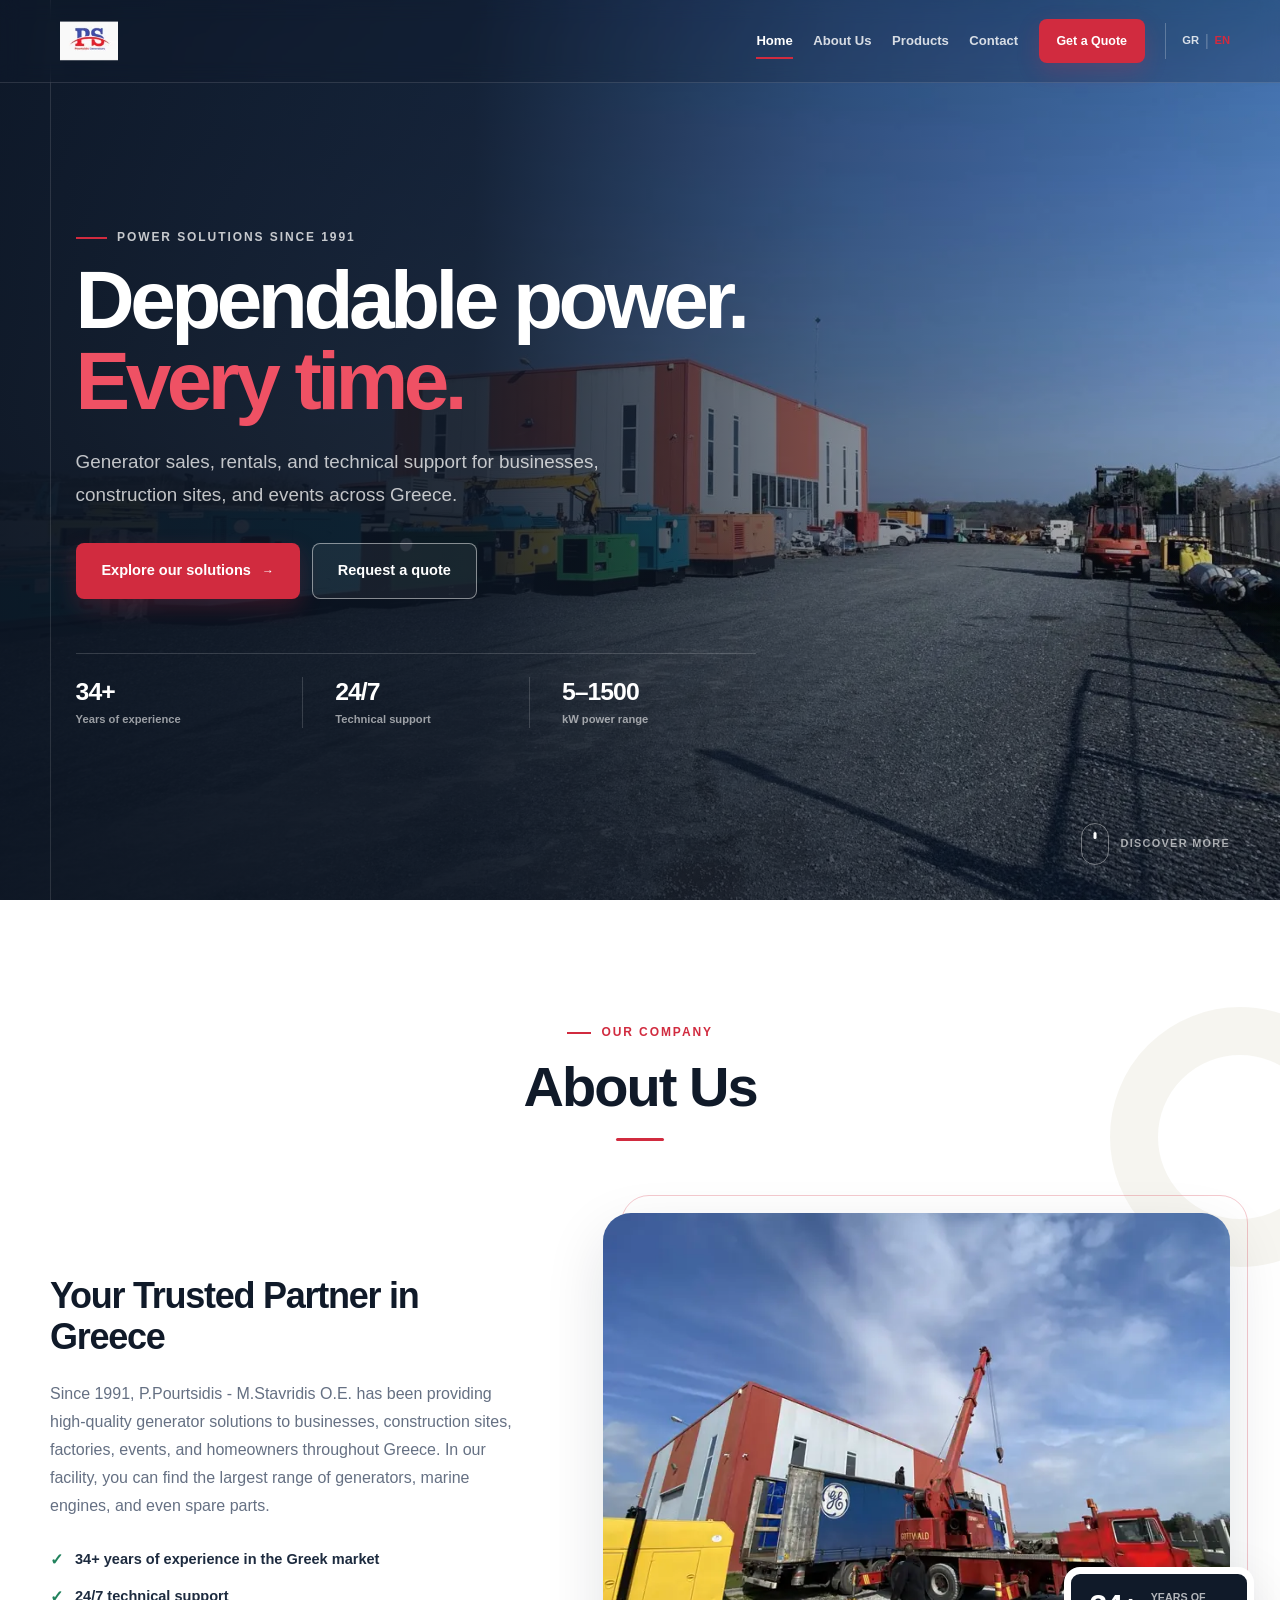
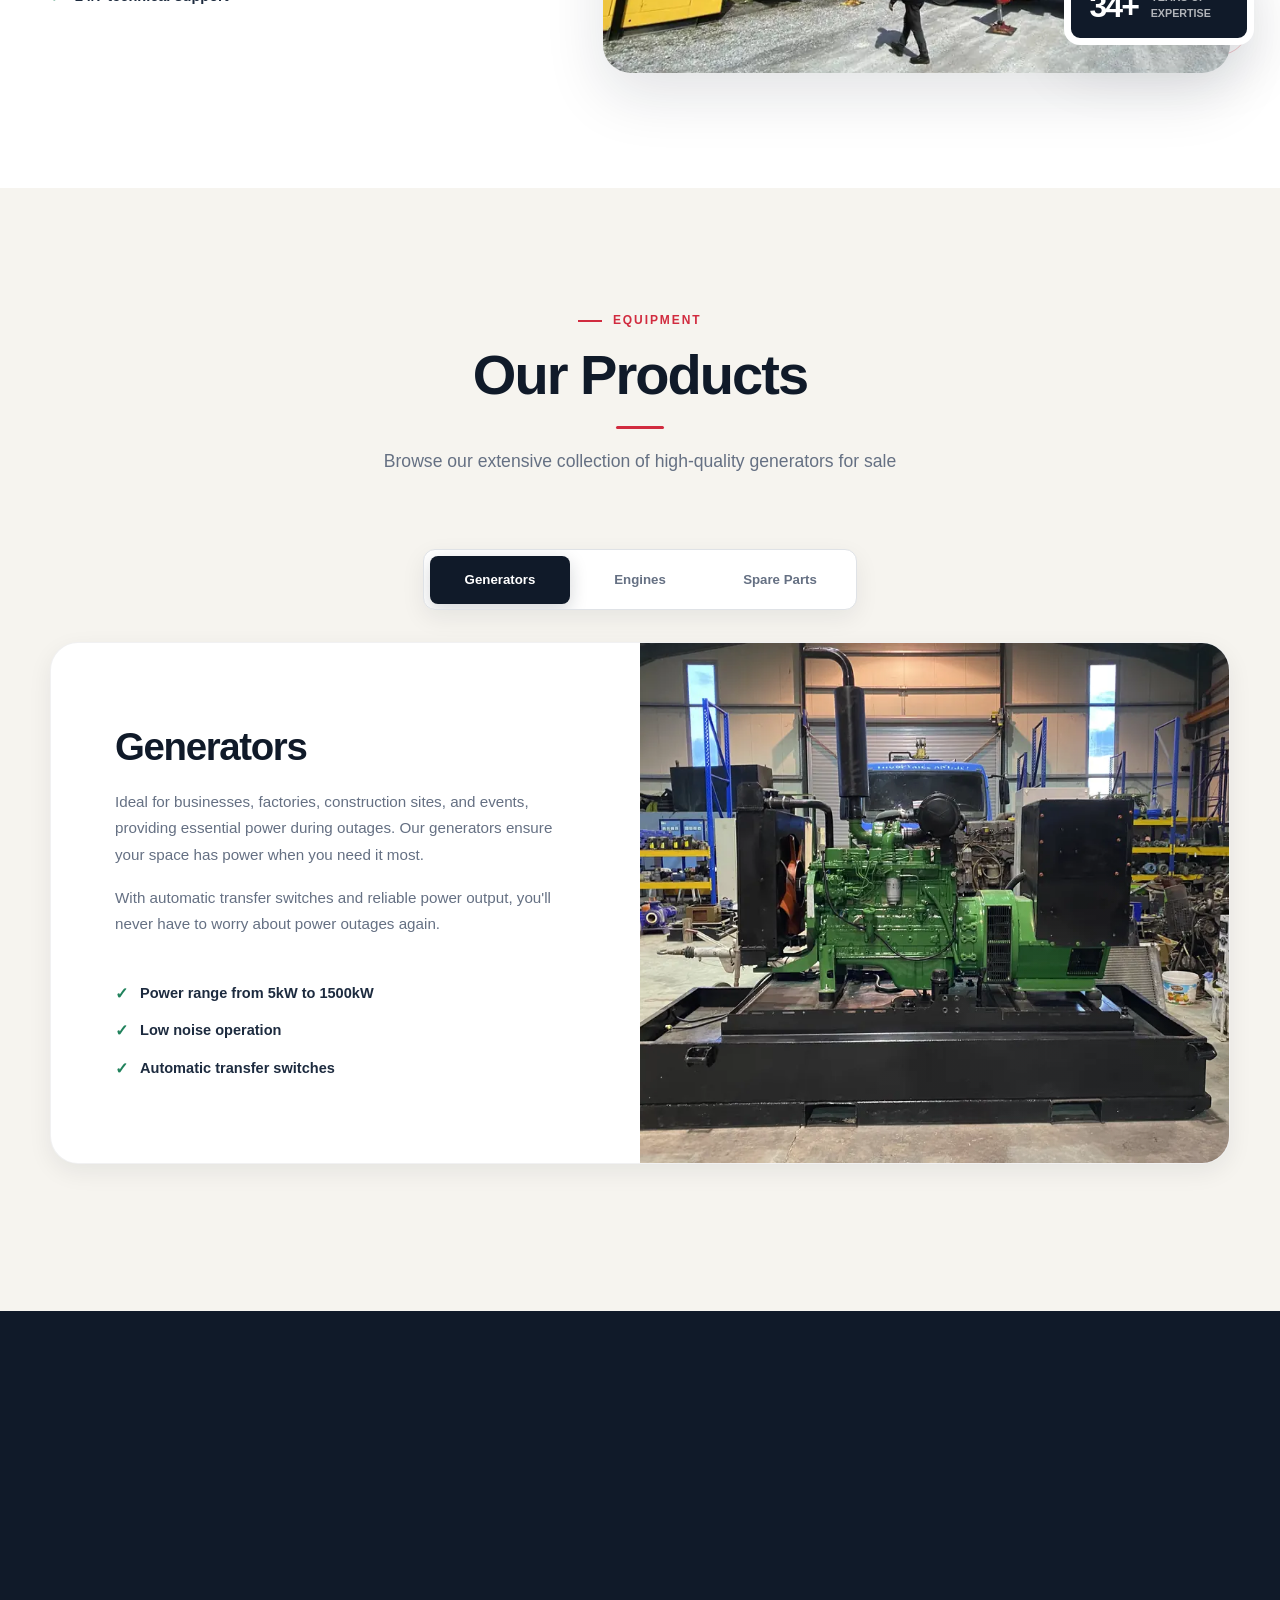
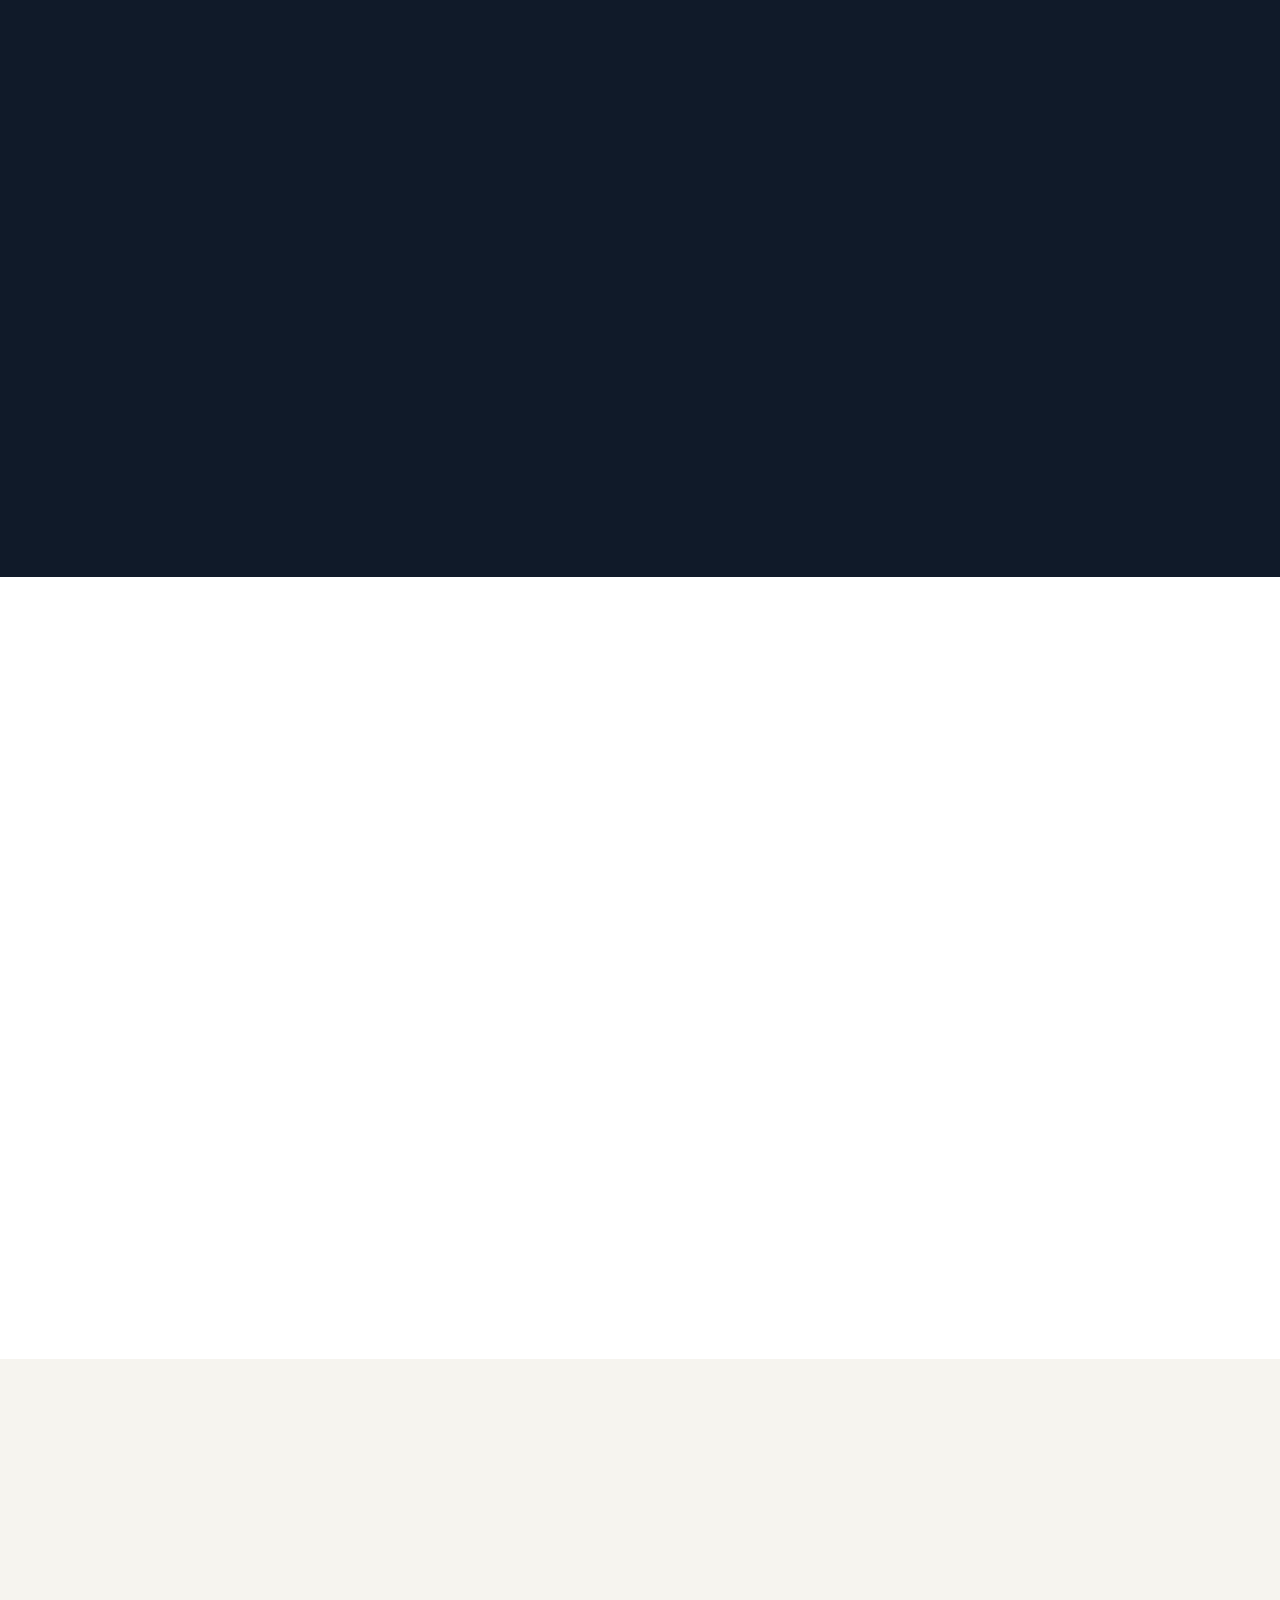
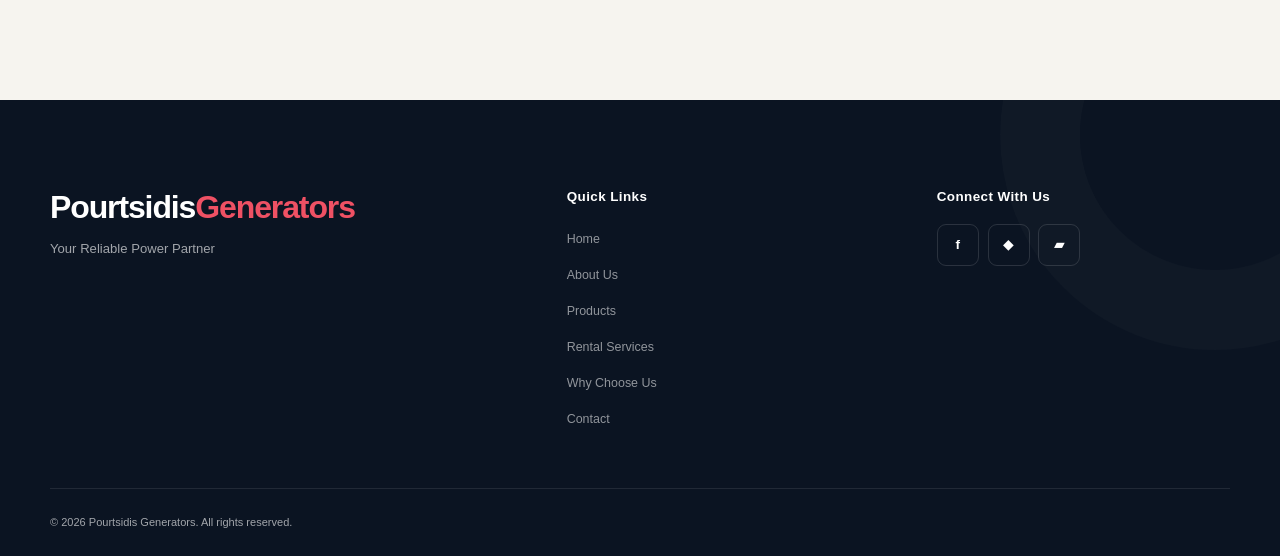
<file: original/index-en.html>
<!DOCTYPE html>
<html lang="en">
<head>
    <meta charset="UTF-8">
    <meta name="viewport" content="width=device-width, initial-scale=1.0">
    <!-- Archived previous design: kept for reference, not for search results -->
    <meta name="robots" content="noindex">
    <title>Pourtsidis Generators - Generator Sales &amp; Rentals</title>
    <link rel="dns-prefetch" href="//maps.googleapis.com">
    <link rel="preload" href="../images/banner-mobile.webp" as="image" type="image/webp" media="(max-width: 768px)" fetchpriority="high">
    <link rel="preload" href="../images/banner.webp" as="image" type="image/webp" media="(min-width: 769px)" fetchpriority="high">
    <link rel="icon" href="/favicon.ico" sizes="any">
    <link rel="icon" type="image/webp" href="../favicon.webp">
    <link rel="stylesheet" href="styles.css">
</head>
<body>
<a href="#main-content" class="skip-link">Skip to main content</a>
<!-- Navigation -->
<nav id="navbar">
    <div class="container">
        <a class="logo" href="#home" aria-label="Pourtsidis Generators - Home">
            <img src="../favicon.webp" srcset="../favicon-96.webp 96w, ../favicon.webp 256w" sizes="96px" width="256" height="256" alt="" fetchpriority="high">
        </a>
        <button class="nav-toggle" id="navToggle" type="button" aria-label="Toggle navigation" aria-controls="nav-menu" aria-expanded="false">
            <i class="fas fa-bars" aria-hidden="true"></i>
        </button>
        <ul class="nav-links" id="nav-menu">
            <li><a href="#home" class="nav-link">Home</a></li>
            <li><a href="#about" class="nav-link">About Us</a></li>
            <li><a href="#products" class="nav-link">Products</a></li>
            <li><a href="#contact" class="nav-link">Contact</a></li>
            <li><a href="#contact" class="btn-primary nav-cta">Get a Quote</a></li>
            <li class="language-switcher">
                <a href="index.html" class="lang-btn">GR</a>
                <span class="lang-divider" aria-hidden="true">|</span>
                <a href="index-en.html" class="lang-btn active">EN</a>
            </li>
        </ul>
    </div>
</nav>

<main id="main-content">
<!-- Hero Section -->
<section id="home" class="hero">
    <div class="hero-content">
        <p class="eyebrow"><span></span> Power solutions since 1991</p>
        <h1>Dependable power.<br><em>Every time.</em></h1>
        <p class="hero-lead">Generator sales, rentals, and technical support for businesses, construction sites, and events across Greece.</p>
        <div class="hero-buttons">
            <a href="#products" class="btn-primary">Explore our solutions <i class="fas fa-arrow-right" aria-hidden="true"></i></a>
            <a href="#contact" class="btn-secondary">Request a quote</a>
        </div>
        <div class="hero-proof" aria-label="Company highlights">
            <div><strong>34+</strong><span>Years of experience</span></div>
            <div><strong>24/7</strong><span>Technical support</span></div>
            <div><strong>5–1500</strong><span>kW power range</span></div>
        </div>
    </div>
    <a class="hero-scroll" href="#about" aria-label="Go to next section"><span></span> Discover more</a>
</section>

<!-- About Us Section -->
<section id="about" class="about">
    <div class="container">
        <div class="section-header">
            <span class="section-kicker">Our company</span>
            <h2>About Us</h2>
            <div class="underline"></div>
        </div>
        <div class="about-content">
            <div class="about-text">
                <h3>Your Trusted Partner in Greece</h3>
                <p>Since 1991, P.Pourtsidis - M.Stavridis O.E. has been providing high-quality generator solutions to businesses, construction sites, factories, events, and homeowners throughout Greece. In our facility, you can find the largest range of generators, marine engines, and even spare parts.</p>
                <ul class="about-highlights">
                    <li><i class="fas fa-check-circle"></i> <span>34+ years of experience in the Greek market</span></li>
                    <li><i class="fas fa-check-circle"></i> <span>24/7 technical support</span></li>
                </ul>
            </div>
            <div class="about-image">
                <img
                        src="../images/AboutUs.webp"
                        srcset="../images/AboutUs-small.webp 480w, ../images/AboutUs-720.webp 720w, ../images/AboutUs-medium.webp 960w, ../images/AboutUs.webp 1920w"
                        sizes="(max-width: 600px) calc(100vw - 32px), (max-width: 850px) calc(100vw - 40px), 630px"
                        alt="Pourtsidis Generators Team"
                        width="4032"
                        height="3024"
                        loading="lazy">
                <div class="experience-badge"><strong>34+</strong><span>years of<br>expertise</span></div>
            </div>
        </div>
    </div>
</section>

<!-- Products Section -->
<section id="products" class="products">
    <div class="container">
        <div class="section-header">
            <span class="section-kicker">Equipment</span>
            <h2>Our Products</h2>
            <div class="underline"></div>
            <p>Browse our extensive collection of high-quality generators for sale</p>
        </div>
        <div class="product-categories">
            <div class="category-tabs">
                <button class="tab-btn active" data-category="residential">Generators</button>
                <button class="tab-btn" data-category="commercial">Engines</button>
                <button class="tab-btn" data-category="industrial">Spare Parts</button>
            </div>

            <!-- Residential Generators -->
            <div class="product-category active" data-category="residential">
                <div class="product-content">
                    <div class="product-text">
                        <h3>Generators</h3>
                        <p>Ideal for businesses, factories, construction sites, and events, providing essential power during outages. Our generators ensure your space has power when you need it most.</p>
                        <p>With automatic transfer switches and reliable power output, you'll never have to worry about power outages again.</p>
                        <ul class="product-highlights">
                            <li><i class="fas fa-check-circle"></i> <span>Power range from 5kW to 1500kW</span></li>
                            <li><i class="fas fa-check-circle"></i> <span>Low noise operation</span></li>
                            <li><i class="fas fa-check-circle"></i> <span>Automatic transfer switches</span></li>
                        </ul>
                    </div>
                    <div class="product-gallery">
                        <img
                                src="../images/1.webp"
                                srcset="../images/1-small.webp 480w, ../images/1-medium.webp 960w, ../images/1.webp 1920w"
                                sizes="(max-width: 600px) calc(100vw - 32px), (max-width: 850px) calc(100vw - 40px), 560px"
                                alt="Residential Generator"
                                width="3767"
                                height="2825"
                                loading="lazy">
                    </div>
                </div>
            </div>

            <!-- Commercial Generators -->
            <div class="product-category" data-category="commercial">
                <div class="product-content">
                    <div class="product-text">
                        <h3>Engines</h3>
                        <p>In our facility, we offer engines for industrial installations, agricultural machinery, or marine applications. Our engines provide reliable performance, high efficiency, and long-term reliability. Choose from our variety to ensure you meet all your needs with the right solution.</p>
                        <p>We offer customized solutions and technical support to help you select the right engine for your specific needs.</p>
                    </div>
                    <div class="product-gallery">
                        <img
                                src="../images/2.webp"
                                srcset="../images/2-small.webp 480w, ../images/2-medium.webp 960w, ../images/2.webp 1920w"
                                sizes="(max-width: 600px) calc(100vw - 32px), (max-width: 850px) calc(100vw - 40px), 560px"
                                alt="Commercial Generator"
                                width="3024"
                                height="4032"
                                loading="lazy">
                    </div>
                </div>
            </div>

            <!-- Industrial Generators -->
            <div class="product-category" data-category="industrial">
                <div class="product-content">
                    <div class="product-text">
                        <h3>Spare Parts</h3>
                        <p>We offer extensive spare parts support for all our generators and engines, ensuring continuous and efficient operation of your systems. With a wide range of available spare parts and specialized maintenance services, we're here to meet all your needs, from preventive maintenance to immediate replacement of worn components. Trust our specialists for fast and reliable support, keeping your installations in excellent condition.</p>
                    </div>
                    <div class="product-gallery">
                        <img
                                src="../images/4.webp"
                                srcset="../images/4-small.webp 480w, ../images/4-medium.webp 960w, ../images/4.webp 1920w"
                                sizes="(max-width: 600px) calc(100vw - 32px), (max-width: 850px) calc(100vw - 40px), 560px"
                                alt="Industrial Generator"
                                width="3807"
                                height="2855"
                                loading="lazy">
                    </div>
                </div>
            </div>

            <!-- Portable Generators -->
            <div class="product-category" data-category="portable">
                <div class="product-content">
                    <div class="product-text">
                        <h3>Spare Parts</h3>
                        <p>Flexible, portable generators for construction sites, outdoor events, and emergency situations. Our portable generators combine reliability with convenience.</p>
                        <p>Easy to transport and install, these generators provide power wherever you need it.</p>
                        <ul class="product-highlights">
                            <li><i class="fas fa-check-circle"></i> <span>Power range from 2kW to 12kW</span></li>
                            <li><i class="fas fa-check-circle"></i> <span>Gasoline or dual fuel options</span></li>
                            <li><i class="fas fa-check-circle"></i> <span>Lightweight, compact design</span></li>
                            <li><i class="fas fa-check-circle"></i> <span>Electric or manual start options</span></li>
                        </ul>
                        <a href="#contact" class="btn-secondary">Ask About Portable Generators</a>
                    </div>
                    <div class="product-gallery">
                        <img
                                src="../images/2.webp"
                                srcset="../images/2-small.webp 480w, ../images/2-medium.webp 960w, ../images/2.webp 1920w"
                                sizes="(max-width: 600px) calc(100vw - 32px), (max-width: 850px) calc(100vw - 40px), 560px"
                                alt="Portable Generator"
                                width="3024"
                                height="4032"
                                loading="lazy">
                    </div>
                </div>
            </div>
        </div>
        <div class="view-all-products">
        </div>
    </div>
</section>

<!-- Rental Services Section -->
<section id="services" class="services">
    <div class="container">
        <div class="section-header">
            <span class="section-kicker">Rentals</span>
            <h2>Generator Rental Services</h2>
            <div class="underline"></div>
            <p>Flexible rental solutions for any power requirement throughout Greece</p>
        </div>
        <div class="services-grid">
            <div class="service-card">
                <div class="service-icon">
                    <i class="fas fa-building"></i>
                </div>
                <h3>Event Power</h3>
                <p>Reliable power solutions for concerts, festivals, weddings, and corporate events throughout Greece.</p>
                <ul class="service-features">
                    <li>Silent operation options</li>
                    <li>Flexible rental periods</li>
                    <li>On-site technical support</li>
                </ul>
            </div>
            <div class="service-card">
                <div class="service-icon">
                    <i class="fas fa-hard-hat"></i>
                </div>
                <h3>Construction Sites</h3>
                <p>Heavy-duty generators for construction projects in remote locations and urban centers.</p>
                <ul class="service-features">
                    <li>Durable site-ready units</li>
                    <li>Long-term rental discounts</li>
                    <li>Delivery and setup included</li>
                </ul>
            </div>
            <div class="service-card">
                <div class="service-icon">
                    <i class="fas fa-home"></i>
                </div>
                <h3>Backup Emergency</h3>
                <p>Short-term solutions for businesses and homes during power outages or grid maintenance.</p>
                <ul class="service-features">
                    <li>Rapid deployment</li>
                    <li>Flexible capacity options</li>
                    <li>Island delivery available</li>
                </ul>
            </div>
        </div>
    </div>
</section>

<!-- Why Choose Us Section -->
<section id="why-us" class="why-us">
    <div class="container">
        <div class="section-header">
            <span class="section-kicker">Our difference</span>
            <h2>Why Choose Pourtsidis Generators</h2>
            <div class="underline"></div>
        </div>
        <div class="why-us-content">
            <div class="why-us-grid">
                <div class="why-us-card">
                    <div class="why-us-icon">
                        <i class="fas fa-headset"></i>
                    </div>
                    <h3>24/7 Support</h3>
                    <p>Our technical support team is available around the clock to assist you with any issues or emergencies.</p>
                </div>
                <div class="why-us-card">
                    <div class="why-us-icon">
                        <i class="fas fa-tools"></i>
                    </div>
                    <h3>Maintenance Service</h3>
                    <p>Comprehensive maintenance programs to keep your generators running at peak performance.</p>
                </div>
                <div class="why-us-card">
                    <div class="why-us-icon">
                        <i class="fas fa-truck"></i>
                    </div>
                    <h3>Nationwide Delivery</h3>
                    <p>Fast delivery and installation services throughout Greece.</p>
                </div>
                <div class="why-us-card">
                    <div class="why-us-icon">
                        <i class="fas fa-award"></i>
                    </div>
                    <h3>Quality Guarantee</h3>
                    <p>We offer only top-quality generators from respected global manufacturers with full warranties.</p>
                </div>
            </div>
        </div>
    </div>
</section>

<!-- Contact Section -->
<section id="contact" class="contact">
    <div class="container">
        <div class="section-header">
            <span class="section-kicker">Let's talk</span>
            <h2>Contact Us</h2>
            <div class="underline"></div>
            <p>Get in touch with us for quotes, support, or information about our generator products and services</p>
        </div>
        <div class="contact-content">
            <div class="contact-info">
                <div class="info-item">
                    <i class="fas fa-map-marker-alt"></i>
                    <div>
                        <h3>Our Location</h3>
                        <p>13th km. Katerini-Thessaloniki National Road, Kitros 60064, Greece</p>
                    </div>
                </div>
                <div class="info-item">
                    <i class="fas fa-phone-alt"></i>
                    <div>
                        <h3>Phone Numbers</h3>
                        <p><a href="tel:+302351600824">+30 2351 600824</a></p>
                        <p><a href="tel:+306977831465">+30 6977 831465</a></p>
                        <p><a href="tel:+306977634666">+30 6977 634666</a></p>
                    </div>
                </div>
                <div class="info-item">
                    <i class="fas fa-envelope"></i>
                    <div>
                        <h3>Email Addresses</h3>
                        <p>Sales: <a href="mailto:dimitrispourtsidis@yahoo.gr">dimitrispourtsidis@yahoo.gr</a></p>
                    </div>
                </div>
                <div class="info-item">
                    <i class="fas fa-clock"></i>
                    <div>
                        <h3>Business Hours</h3>
                        <p>Monday - Friday: 8:00 AM - 6:00 PM</p>
                        <p>Saturday: 9:00 AM - 3:00 PM</p>
                        <p>Sunday: Closed (Emergency Support Available)</p>
                    </div>
                </div>
            </div>
            <div class="contact-form">
                <h3>Send us a Message</h3>
                <form id="contactForm">
                    <div class="form-group">
                        <label for="name">Full Name</label>
                        <input type="text" id="name" name="name" autocomplete="name" aria-required="true" required>
                    </div>
                    <div class="form-group">
                        <label for="email">Email Address</label>
                        <input type="email" id="email" name="email" autocomplete="email" aria-required="true" required>
                    </div>
                    <div class="form-group">
                        <label for="phone">Phone Number</label>
                        <input type="tel" id="phone" name="phone" autocomplete="tel">
                    </div>
                    <div class="form-group">
                        <label for="subject">Subject</label>
                        <select id="subject" name="subject" aria-required="true" required>
                            <option value="" disabled selected>Select an option</option>
                            <option value="Sales Inquiry">Generator Sales</option>
                            <option value="Rental Inquiry">Generator Rental</option>
                            <option value="Technical Support">Technical Support</option>
                            <option value="Other">Other</option>
                        </select>
                    </div>
                    <div class="form-group">
                        <label for="message">Message</label>
                        <textarea id="message" name="message" rows="5" aria-required="true" required></textarea>
                    </div>
                    <button type="submit" class="btn-primary">Prepare Email <i class="fas fa-arrow-right" aria-hidden="true"></i></button>
                    <p class="form-note">Your email app will open with the message ready to send.</p>
                </form>
            </div>
        </div>
        <div class="map-container">
            <h3>Find Us</h3>
            <div class="map">
                <iframe
                        src="https://www.google.com/maps/embed?pb=!1m18!1m12!1m3!1d3018.1839848947604!2d22.593811676564746!3d40.35409267144394!2m3!1f0!2f0!3f0!3m2!1i1024!2i768!4f13.1!3m3!1m2!1s0x1357fd7f6241a193%3A0x4d22880c0f6e27f7!2z16DOn9Cf0KXQoNKk0KPQhtCU0JfQoy3QodCi0JDQktCg0JjQlNCT0KMg0J4u0JUu!5e0!3m2!1sen!2sgr!4v1712334350147!5m2!1sen!2sgr"
                        width="600"
                        height="400"
                        title="Pourtsidis Generators location map"
                        style="border:0;"
                        allowfullscreen=""
                        loading="lazy"
                        referrerpolicy="no-referrer-when-downgrade">
                </iframe>
            </div>
        </div>
    </div>
</section>
</main>

<!-- Footer -->
<footer class="footer">
    <div class="container">
        <div class="footer-content">
            <div class="footer-logo">
                <h2>Pourtsidis<span>Generators</span></h2>
                <p>Your Reliable Power Partner</p>
            </div>
            <div class="footer-links">
                <div class="footer-column">
                    <h3>Quick Links</h3>
                    <ul>
                        <li><a href="#home">Home</a></li>
                        <li><a href="#about">About Us</a></li>
                        <li><a href="#products">Products</a></li>
                        <li><a href="#services">Rental Services</a></li>
                        <li><a href="#why-us">Why Choose Us</a></li>
                        <li><a href="#contact">Contact</a></li>
                    </ul>
                </div>
            </div>
            <div class="footer-social">
                <h3>Connect With Us</h3>
                <div class="social-icons">
                    <a href="https://www.facebook.com/p/Pourtsidis-Stavridis-OE-100023827399846/" target="_blank" rel="noopener noreferrer" aria-label="Facebook"><i class="fab fa-facebook-f"></i></a>
                    <a href="https://pourtsidis.car.gr/builders/" target="_blank" rel="noopener noreferrer" aria-label="Car.gr"><i class="fas fa-car"></i></a>
                    <a href="https://www.mascus.gr/p-pourtsidis-m-stavridis-o-e/b9107036,1,relevance,searchdealer.html" target="_blank" rel="noopener noreferrer" aria-label="Mascus.gr"><i class="fas fa-truck-moving"></i></a>
                </div>
            </div>
        </div>
        <div class="footer-bottom">
            <p>&copy; 2026 Pourtsidis Generators. All rights reserved.</p>
        </div>
    </div>
</footer>

<a href="#home" class="scroll-to-top" id="scrollToTop" aria-label="Back to top">
    <i class="fas fa-arrow-up" aria-hidden="true"></i>
</a>

<script src="script.js" defer></script>
</body>
</html>
</file>
<file: styles.css>
/* ==========================================================================
   Pourtsidis Generators
   "Rating plate" design system: logo navy + red, aluminium data plates,
   control-panel details and cast-lettering slab type.
   ========================================================================== */

@font-face {
    font-family: "Roboto Slab";
    font-style: normal;
    font-weight: 100 900;
    font-display: swap;
    src: url("fonts/roboto-slab-greek.woff2") format("woff2");
    unicode-range: U+0370-0377, U+037A-037F, U+0384-038A, U+038C, U+038E-03A1, U+03A3-03FF;
}

@font-face {
    font-family: "Roboto Slab";
    font-style: normal;
    font-weight: 100 900;
    font-display: swap;
    src: url("fonts/roboto-slab-latin.woff2") format("woff2");
    unicode-range: U+0000-00FF, U+0131, U+0152-0153, U+02BB-02BC, U+02C6, U+02DA, U+02DC, U+0304, U+0308, U+0329, U+2000-206F, U+20AC, U+2122, U+2191, U+2193, U+2212, U+2215, U+FEFF, U+FFFD;
}

/* --------------------------------------------------------------------------
   Tokens
   -------------------------------------------------------------------------- */
:root {
    /* Surfaces (navy taken from the PS logo, deepened) */
    --navy-900: #0e1c2f;
    --navy-800: #18293f;
    --navy-700: #233854;
    --paper: #f4f2ec;
    --concrete: #e7e4dc;
    --plate: #dde1e4;
    --plate-edge: #c3c9ce;
    --white: #ffffff;

    /* Ink */
    --ink: #0e1c2f;
    --ink-soft: #33414f;
    --muted: #556270;
    --on-navy: #eef1f4;
    --on-navy-soft: #a9b5c3;

    /* Brand red */
    --red: #d12b3f;
    --red-deep: #a81f30;
    --red-text: #c42539;
    --red-text-navy: #ff6f7f;

    /* Control-panel signals */
    --led-green: #3ddc84;
    --led-red: #ff4d5e;
    --led-off: #3a4a5e;

    /* Lines */
    --line: rgba(14, 28, 47, 0.14);
    --line-strong: rgba(14, 28, 47, 0.32);
    --line-navy: rgba(238, 241, 244, 0.14);
    --line-navy-strong: rgba(238, 241, 244, 0.3);

    /* Type */
    --font-display: "Roboto Slab", Rockwell, "Rockwell Nova", Georgia, serif;
    --font-body: Inter, ui-sans-serif, system-ui, -apple-system, BlinkMacSystemFont, "Segoe UI", Roboto, "Helvetica Neue", Arial, sans-serif;

    --fs-hero: clamp(2.7rem, 5.4vw, 5.4rem);
    --fs-h2: clamp(2.1rem, 3.9vw, 3.7rem);
    --fs-h3: clamp(1.4rem, 2vw, 1.85rem);
    --fs-lead: clamp(1.05rem, 1.3vw, 1.2rem);
    --fs-small: 0.875rem;
    --fs-tag: 0.75rem;

    /* Space */
    --space-xs: 0.5rem;
    --space-sm: 1rem;
    --space-md: 1.5rem;
    --space-lg: 2.5rem;
    --space-xl: clamp(3.5rem, 7vw, 6rem);
    --space-2xl: clamp(4.5rem, 9vw, 8.5rem);

    /* Layout */
    --gutter: clamp(1rem, 3.4vw, 3rem);
    --max: 1400px;
    --col-gap: clamp(1rem, 2.2vw, 2rem);
    --header-h: 76px;

    /* Shape: machined, not bubbly */
    --r-sm: 4px;
    --r-md: 6px;
    --r-lg: 10px;

    /* Rivets for plates */
    --rivet: rgba(14, 28, 47, 0.28);
    --rivet-hi: rgba(255, 255, 255, 0.7);

    /* Motion */
    --ease-out: cubic-bezier(0.16, 1, 0.3, 1);
    --ease-in-out: cubic-bezier(0.65, 0, 0.35, 1);
    --dur-fast: 180ms;
    --dur: 360ms;
    --dur-slow: 700ms;
}

/* --------------------------------------------------------------------------
   Base
   -------------------------------------------------------------------------- */
*,
*::before,
*::after {
    box-sizing: border-box;
}

* {
    margin: 0;
    padding: 0;
}

html {
    scroll-padding-top: calc(var(--header-h) + 8px);
    -webkit-text-size-adjust: 100%;
    text-size-adjust: 100%;
}

body {
    min-width: 320px;
    overflow-x: hidden;
    background: var(--paper);
    color: var(--ink);
    font-family: var(--font-body);
    font-size: 1rem;
    line-height: 1.65;
    -webkit-font-smoothing: antialiased;
    -moz-osx-font-smoothing: grayscale;
}

html.menu-open,
html.menu-open body {
    overflow: hidden;
}

::selection {
    background: var(--red);
    color: var(--white);
}

img {
    display: block;
    max-width: 100%;
    height: auto;
}

a {
    color: inherit;
    text-decoration: none;
}

ul,
ol {
    list-style: none;
}

button,
input,
select,
textarea {
    font: inherit;
    color: inherit;
}

button {
    cursor: pointer;
    background: none;
    border: 0;
}

h1,
h2,
h3 {
    font-family: var(--font-display);
    font-weight: 700;
    line-height: 1.05;
    letter-spacing: -0.02em;
}

:focus-visible {
    outline: 2px solid var(--red);
    outline-offset: 3px;
}

[tabindex="-1"]:focus {
    outline: none;
}

.skip-link {
    position: fixed;
    top: 0;
    left: var(--gutter);
    z-index: 1000;
    padding: 0.8rem 1.1rem;
    border-radius: 0 0 var(--r-sm) var(--r-sm);
    background: var(--red);
    color: var(--white);
    font-weight: 700;
    transform: translateY(-120%);
    transition: transform var(--dur-fast) var(--ease-out);
}

.skip-link:focus {
    transform: translateY(0);
}

.visually-hidden {
    position: absolute !important;
    width: 1px;
    height: 1px;
    overflow: hidden;
    clip: rect(0 0 0 0);
    clip-path: inset(50%);
    white-space: nowrap;
}

.icon {
    width: 1em;
    height: 1em;
    flex: none;
    fill: none;
    stroke: currentColor;
    stroke-width: 1.8;
    stroke-linecap: round;
    stroke-linejoin: round;
}

/* --------------------------------------------------------------------------
   Layout primitives
   -------------------------------------------------------------------------- */
.shell {
    width: 100%;
    max-width: var(--max);
    margin-inline: auto;
    padding-inline: var(--gutter);
}

.grid-12 {
    display: grid;
    grid-template-columns: repeat(12, minmax(0, 1fr));
    column-gap: var(--col-gap);
}

.section {
    position: relative;
    padding-block: var(--space-2xl);
}

.section--navy {
    --red-text: var(--red-text-navy);
    background: var(--navy-900);
    color: var(--on-navy);
}

.section--concrete {
    background: var(--concrete);
}

/* Eyebrow tag: a small stamped tag with a red rivet */
.tag {
    display: inline-flex;
    align-items: center;
    gap: 0.55rem;
    font-size: var(--fs-tag);
    font-weight: 700;
    letter-spacing: 0.14em;
    line-height: 1.3;
    text-transform: uppercase;
    color: var(--muted);
}

.tag::before {
    content: "";
    width: 8px;
    height: 8px;
    border-radius: 50%;
    background: var(--red);
    box-shadow: inset 0 -1px 0 rgba(0, 0, 0, 0.25);
}

.section--navy .tag,
.hero .tag,
.footer .tag {
    color: var(--on-navy-soft);
}

.heading {
    font-size: var(--fs-h2);
    margin-top: 1rem;
}

.heading em {
    font-style: normal;
    color: var(--red);
}

.section--navy .heading em {
    color: var(--red-text-navy);
}

.lead {
    font-size: var(--fs-lead);
    line-height: 1.6;
    color: var(--ink-soft);
}

.section--navy .lead {
    color: var(--on-navy-soft);
}

.unit {
    font-size: 0.55em;
    font-weight: 600;
    letter-spacing: 0;
    margin-left: 0.12em;
}

/* Riveted plate surface (used for data plate, hero plate, console, rentals) */
.rivets {
    background-image:
        radial-gradient(circle at 14px 14px, var(--rivet-hi) 0 1px, var(--rivet) 1.6px 3.6px, transparent 4.2px),
        radial-gradient(circle at calc(100% - 14px) 14px, var(--rivet-hi) 0 1px, var(--rivet) 1.6px 3.6px, transparent 4.2px),
        radial-gradient(circle at 14px calc(100% - 14px), var(--rivet-hi) 0 1px, var(--rivet) 1.6px 3.6px, transparent 4.2px),
        radial-gradient(circle at calc(100% - 14px) calc(100% - 14px), var(--rivet-hi) 0 1px, var(--rivet) 1.6px 3.6px, transparent 4.2px);
    background-repeat: no-repeat;
}

/* --------------------------------------------------------------------------
   Buttons
   -------------------------------------------------------------------------- */
.btn {
    --btn-bg: transparent;
    --btn-fg: currentColor;
    --btn-border: currentColor;
    position: relative;
    display: inline-flex;
    align-items: center;
    justify-content: center;
    gap: 0.75rem;
    min-height: 50px;
    padding: 0.8rem 1.35rem;
    border: 1.5px solid var(--btn-border);
    border-radius: var(--r-sm);
    background: var(--btn-bg);
    color: var(--btn-fg);
    font-weight: 700;
    font-size: 0.98rem;
    line-height: 1.1;
    white-space: nowrap;
    transition:
        background-color var(--dur-fast) var(--ease-out),
        border-color var(--dur-fast) var(--ease-out),
        color var(--dur-fast) var(--ease-out),
        transform var(--dur-fast) var(--ease-out);
}

.btn .icon {
    width: 1.1rem;
    height: 1.1rem;
    transition: transform var(--dur) var(--ease-out);
}

.btn:hover .icon,
.btn:focus-visible .icon {
    transform: translateX(5px);
}

.btn:active {
    transform: translateY(1px);
}

.btn--red {
    --btn-bg: var(--red);
    --btn-fg: var(--white);
    --btn-border: var(--red);
}

.btn--red:hover {
    --btn-bg: var(--red-deep);
    --btn-border: var(--red-deep);
}

.btn--line-light {
    --btn-fg: var(--on-navy);
    --btn-border: var(--line-navy-strong);
}

.btn--line-light:hover {
    --btn-border: var(--on-navy);
    --btn-bg: rgba(238, 241, 244, 0.08);
}

.btn--white {
    --btn-bg: var(--white);
    --btn-fg: var(--red-deep);
    --btn-border: var(--white);
}

.btn--white:hover {
    --btn-bg: var(--navy-900);
    --btn-fg: var(--white);
    --btn-border: var(--navy-900);
}

.btn--sm {
    min-height: 44px;
    padding: 0.6rem 1rem;
    font-size: 0.92rem;
}

.link-arrow {
    display: inline-flex;
    align-items: center;
    gap: 0.5rem;
    min-height: 44px;
    font-weight: 700;
    border-bottom: 1.5px solid transparent;
    transition: border-color var(--dur-fast);
}

.link-arrow:hover {
    border-color: currentColor;
}

.link-arrow .icon {
    transition: transform var(--dur) var(--ease-out);
}

.link-arrow:hover .icon {
    transform: translateX(4px);
}

/* --------------------------------------------------------------------------
   Header
   -------------------------------------------------------------------------- */
.site-header {
    position: fixed;
    inset: 0 0 auto;
    z-index: 100;
    height: var(--header-h);
    color: var(--white);
    transition: color var(--dur) var(--ease-out);
}

.site-header::before {
    content: "";
    position: absolute;
    inset: 0;
    background: rgba(244, 242, 236, 0.97);
    border-bottom: 1px solid var(--line);
    opacity: 0;
    transform: translateY(-100%);
    transition: opacity var(--dur) var(--ease-out), transform var(--dur) var(--ease-out);
}

.site-header.is-scrolled {
    color: var(--ink);
}

.site-header.is-scrolled::before {
    opacity: 1;
    transform: none;
}

.site-header__inner {
    position: relative;
    display: flex;
    align-items: center;
    gap: var(--space-md);
    height: 100%;
}

.brand {
    display: inline-flex;
    align-items: center;
    gap: 0.75rem;
    min-height: 44px;
    margin-right: auto;
}

/* The logo has a white background; show it as a small riveted nameplate. */
.brand__plate {
    position: relative;
    flex: none;
    width: 58px;
    height: 38px;
    overflow: hidden;
    border-radius: var(--r-sm);
    background: var(--white);
    box-shadow: 0 0 0 1px rgba(14, 28, 47, 0.12);
}

.brand__plate img {
    position: absolute;
    top: -9px;
    left: -5.4px;
    width: 68px;
    max-width: none;
    height: 68px;
}

.brand__text {
    display: flex;
    flex-direction: column;
    font-family: var(--font-display);
    font-size: 1.2rem;
    font-weight: 700;
    line-height: 1;
    letter-spacing: -0.01em;
}

.brand__text span {
    margin-top: 0.2rem;
    font-family: var(--font-body);
    font-size: 0.7rem;
    font-weight: 600;
    letter-spacing: 0.2em;
    text-transform: uppercase;
    opacity: 0.75;
}

.nav__list {
    display: flex;
    align-items: center;
    gap: clamp(0.9rem, 2vw, 2rem);
}

.nav__link {
    position: relative;
    display: inline-flex;
    align-items: center;
    min-height: 44px;
    font-size: 0.97rem;
    font-weight: 600;
}

.nav__link::after {
    content: "";
    position: absolute;
    left: 0;
    right: 0;
    bottom: 8px;
    height: 2px;
    border-radius: 2px;
    background: var(--red);
    transform: scaleX(0);
    transform-origin: left;
    transition: transform var(--dur) var(--ease-out);
}

.nav__link:hover::after,
.nav__link.is-active::after {
    transform: scaleX(1);
}

.nav__num,
.nav__item--mobile,
.nav__mobile-extra {
    display: none;
}

/* Language: segmented switch */
.lang {
    display: inline-flex;
    padding: 3px;
    border: 1px solid currentColor;
    border-color: color-mix(in srgb, currentColor 35%, transparent);
    border-radius: var(--r-sm);
    font-size: 0.78rem;
    font-weight: 700;
    letter-spacing: 0.08em;
}

.lang a {
    display: inline-grid;
    place-items: center;
    min-width: 40px;
    min-height: 36px;
    border-radius: 3px;
    opacity: 0.75;
    transition: opacity var(--dur-fast), background-color var(--dur-fast), color var(--dur-fast);
}

.lang a:hover {
    opacity: 1;
}

.lang a[aria-current="page"] {
    background: currentColor;
    opacity: 1;
}

.lang a[aria-current="page"] span {
    color: var(--navy-900);
}

.site-header.is-scrolled .lang a[aria-current="page"] span,
.nav .lang a[aria-current="page"] span {
    color: var(--paper);
}

.header__actions {
    display: flex;
    align-items: center;
    gap: var(--space-sm);
}

.nav-toggle {
    display: none;
    position: relative;
    width: 48px;
    height: 48px;
    margin-right: -8px;
    color: inherit;
}

.nav-toggle__bar {
    position: absolute;
    left: 12px;
    width: 24px;
    height: 2px;
    border-radius: 2px;
    background: currentColor;
    transition: transform var(--dur) var(--ease-out), opacity var(--dur-fast);
}

.nav-toggle__bar:nth-child(1) { top: 17px; }
.nav-toggle__bar:nth-child(2) { top: 23px; }
.nav-toggle__bar:nth-child(3) { top: 29px; }

.nav-toggle[aria-expanded="true"] .nav-toggle__bar:nth-child(1) {
    transform: translateY(6px) rotate(45deg);
}

.nav-toggle[aria-expanded="true"] .nav-toggle__bar:nth-child(2) {
    opacity: 0;
}

.nav-toggle[aria-expanded="true"] .nav-toggle__bar:nth-child(3) {
    transform: translateY(-6px) rotate(-45deg);
}

/* --------------------------------------------------------------------------
   Hero: full-bleed machinery photo + riveted navy plate + ATS controller
   -------------------------------------------------------------------------- */
.hero {
    position: relative;
    min-height: 100vh;
    min-height: 100svh;
    overflow: hidden;
    background: var(--navy-900);
    color: var(--on-navy);
    isolation: isolate;
}

.hero__media {
    position: absolute;
    inset: 0;
    z-index: -1;
}

.hero__media picture,
.hero__media img {
    width: 100%;
    height: 100%;
}

.hero__media img {
    object-fit: cover;
    object-position: 45% 50%;
    animation: hero-zoom 1800ms var(--ease-out) both;
}

.hero__media::after {
    content: "";
    position: absolute;
    inset: 0;
    background:
        linear-gradient(180deg, rgba(14, 28, 47, 0.7) 0%, rgba(14, 28, 47, 0) 22%),
        linear-gradient(20deg, rgba(14, 28, 47, 0.78) 0%, rgba(14, 28, 47, 0.2) 45%, rgba(14, 28, 47, 0) 70%);
}

.hero__inner {
    display: flex;
    align-items: flex-end;
    min-height: inherit;
    padding-top: calc(var(--header-h) + 2rem);
    padding-bottom: clamp(1.5rem, 5vh, 3.5rem);
}

.hero__plate {
    --rivet: rgba(238, 241, 244, 0.22);
    --rivet-hi: rgba(255, 255, 255, 0.35);
    width: min(100%, 680px);
    padding: clamp(1.75rem, 3.4vw, 3rem);
    border-radius: var(--r-md);
    background-color: var(--navy-900);
    box-shadow: 0 30px 60px rgba(4, 10, 20, 0.35);
    animation: plate-up 1000ms var(--ease-out) 150ms both;
}

.hero__title {
    margin-top: 1.1rem;
    font-size: var(--fs-hero);
    font-weight: 800;
    line-height: 1;
    letter-spacing: -0.025em;
}

.hero__title span {
    display: block;
    animation: rise 800ms var(--ease-out) both;
}

.hero__title span:nth-child(1) { animation-delay: 300ms; }
.hero__title span:nth-child(2) { animation-delay: 420ms; color: var(--red-text-navy); }

.hero__lead {
    max-width: 34rem;
    margin-top: 1.25rem;
    color: var(--on-navy-soft);
    font-size: var(--fs-lead);
    line-height: 1.55;
    animation: rise 800ms var(--ease-out) 540ms both;
}

.hero__actions {
    display: flex;
    flex-wrap: wrap;
    gap: 0.75rem;
    margin-top: 1.75rem;
    animation: rise 800ms var(--ease-out) 640ms both;
}

/* Automatic transfer switch panel: mains fails, generator takes the load */
.ats {
    --rivet: rgba(238, 241, 244, 0.2);
    --rivet-hi: rgba(255, 255, 255, 0.3);
    position: absolute;
    top: calc(var(--header-h) + clamp(1rem, 4vh, 2.5rem));
    right: var(--gutter);
    width: 290px;
    padding: 1.1rem 1.3rem 1rem;
    border-radius: var(--r-md);
    background-color: rgba(14, 28, 47, 0.88);
    color: var(--on-navy);
    font-size: 0.82rem;
    animation: rise 800ms var(--ease-out) 700ms both;
}

.ats__title {
    display: flex;
    justify-content: space-between;
    gap: 0.5rem;
    padding: 0 0.4rem 0.7rem;
    border-bottom: 1px solid var(--line-navy);
    color: var(--on-navy-soft);
    font-size: var(--fs-tag);
    font-weight: 700;
    letter-spacing: 0.12em;
    text-transform: uppercase;
}

.ats__screen {
    padding: 0.2rem 0.4rem;
    border-radius: 2px;
    background: #1d3a2c;
    color: var(--led-green);
    font-family: ui-monospace, "SFMono-Regular", Menlo, Consolas, monospace;
    letter-spacing: 0.04em;
}

.ats__rows {
    display: grid;
    gap: 0.1rem;
    margin-top: 0.5rem;
}

.ats__row {
    display: grid;
    grid-template-columns: 14px 1fr auto;
    align-items: center;
    gap: 0.65rem;
    padding: 0.4rem;
}

.ats__row b {
    font-weight: 600;
}

.ats__row span:last-child {
    color: var(--on-navy-soft);
    font-size: 0.78rem;
}

.led {
    width: 11px;
    height: 11px;
    border-radius: 50%;
    background: var(--led-off);
    box-shadow: inset 0 -1px 1px rgba(0, 0, 0, 0.4);
}

.led--mains {
    animation: led-fail 1600ms steps(1, end) 900ms both;
}

.led--gen {
    animation: led-on 400ms var(--ease-out) 2100ms both;
}

.led--load {
    animation: led-on 400ms var(--ease-out) 2500ms both;
}

.ats__state {
    animation: fade-in 400ms var(--ease-out) both;
}

.ats__row:nth-child(1) .ats__state { animation-delay: 1000ms; }
.ats__row:nth-child(2) .ats__state { animation-delay: 2150ms; }
.ats__row:nth-child(3) .ats__state { animation-delay: 2550ms; }

@keyframes hero-zoom {
    from { transform: scale(1.08); }
    to { transform: scale(1); }
}

@keyframes plate-up {
    from { opacity: 0; transform: translateY(40px); }
    to { opacity: 1; transform: none; }
}

@keyframes rise {
    from { opacity: 0; transform: translateY(16px); }
    to { opacity: 1; transform: none; }
}

@keyframes fade-in {
    from { opacity: 0; }
    to { opacity: 1; }
}

@keyframes led-on {
    from { background: var(--led-off); box-shadow: none; }
    to { background: var(--led-green); box-shadow: 0 0 10px 2px rgba(61, 220, 132, 0.55); }
}

/* Mains LED blinks red twice, then stays red */
@keyframes led-fail {
    0% { background: var(--led-red); box-shadow: 0 0 10px 2px rgba(255, 77, 94, 0.55); }
    20% { background: var(--led-off); box-shadow: none; }
    40% { background: var(--led-red); box-shadow: 0 0 10px 2px rgba(255, 77, 94, 0.55); }
    60% { background: var(--led-off); box-shadow: none; }
    80%,
    100% { background: var(--led-red); box-shadow: 0 0 10px 2px rgba(255, 77, 94, 0.55); }
}

/* --------------------------------------------------------------------------
   Company + data plate (light)
   -------------------------------------------------------------------------- */
.company__text {
    grid-column: 1 / span 5;
}

.company__text .lead {
    margin-top: 1.4rem;
}

.company__text p + p {
    margin-top: 0.9rem;
}

.company__photo {
    margin-top: var(--space-lg);
}

.company__plate {
    grid-column: 7 / span 6;
    align-self: start;
}

.photo {
    position: relative;
    overflow: hidden;
    border-radius: var(--r-md);
    background: var(--plate);
}

.photo img {
    width: 100%;
    height: 100%;
    object-fit: cover;
}

.photo figcaption {
    position: absolute;
    left: 0.75rem;
    bottom: 0.75rem;
    padding: 0.35rem 0.65rem;
    border-radius: var(--r-sm);
    background: rgba(14, 28, 47, 0.82);
    color: var(--on-navy);
    font-size: 0.8rem;
    font-weight: 600;
}

/* Aluminium rating plate */
.dataplate {
    position: relative;
    padding: clamp(1.5rem, 3vw, 2.5rem);
    border: 1px solid var(--plate-edge);
    border-radius: var(--r-lg);
    background-color: var(--plate);
    box-shadow:
        inset 0 1px 0 rgba(255, 255, 255, 0.7),
        0 24px 50px -24px rgba(14, 28, 47, 0.35);
}

.dataplate::after {
    /* fine brushed-metal grain */
    content: "";
    position: absolute;
    inset: 0;
    border-radius: inherit;
    background: repeating-linear-gradient(90deg, rgba(255, 255, 255, 0.08) 0 1px, transparent 1px 3px);
    pointer-events: none;
}

.dataplate__head {
    display: flex;
    justify-content: space-between;
    align-items: center;
    gap: 1rem;
    padding: 0 0.5rem 1rem;
    border-bottom: 2px solid var(--ink);
}

.dataplate__head h3 {
    font-size: 1.15rem;
    letter-spacing: 0;
}

.dataplate__head span {
    color: var(--muted);
    font-size: var(--fs-tag);
    font-weight: 700;
    letter-spacing: 0.14em;
    text-transform: uppercase;
}

.dataplate__big {
    display: grid;
    grid-template-columns: repeat(2, minmax(0, 1fr));
    border-bottom: 1px solid var(--line-strong);
}

.dataplate__big div {
    display: flex;
    flex-direction: column;
    gap: 0.35rem;
    padding: 1.25rem 0.5rem;
}

.dataplate__big div:nth-child(odd) {
    border-right: 1px solid var(--line-strong);
}

.dataplate__big div:nth-child(even) {
    padding-left: 1.25rem;
}

.dataplate__big div:nth-child(-n + 2) {
    border-bottom: 1px solid var(--line-strong);
}

.dataplate dt {
    color: var(--muted);
    font-size: var(--fs-tag);
    font-weight: 700;
    letter-spacing: 0.12em;
    text-transform: uppercase;
}

.dataplate__big dd {
    font-family: var(--font-display);
    font-size: clamp(2.2rem, 4.4vw, 3.6rem);
    font-weight: 800;
    line-height: 1;
    letter-spacing: -0.03em;
    font-variant-numeric: tabular-nums;
}

.dataplate__big dd .unit {
    color: var(--red-deep);
}

.dataplate__rows div {
    display: grid;
    grid-template-columns: minmax(8rem, 0.8fr) 1.6fr;
    gap: 1rem;
    align-items: baseline;
    padding: 0.8rem 0.5rem;
    border-bottom: 1px solid var(--line);
}

.dataplate__rows div:last-child {
    border-bottom: 0;
}

.dataplate__rows dd {
    font-weight: 600;
}

/* --------------------------------------------------------------------------
   Section heads
   -------------------------------------------------------------------------- */
.head {
    align-items: end;
    row-gap: var(--space-md);
    margin-bottom: clamp(2rem, 4vw, 3.5rem);
}

.head__main {
    grid-column: 1 / span 7;
}

.head__aside {
    grid-column: 9 / span 4;
}

.head__aside p {
    color: var(--ink-soft);
}

.section--navy .head__aside p {
    color: var(--on-navy-soft);
}

.head__links {
    display: flex;
    flex-wrap: wrap;
    align-items: center;
    gap: 0.25rem 1.25rem;
    margin-top: 0.75rem;
    font-size: 0.92rem;
}

.head__links span {
    color: var(--on-navy-soft);
}

.head__links .icon {
    width: 0.9rem;
    height: 0.9rem;
}

/* --------------------------------------------------------------------------
   Products: expanding machine panels (accordion)
   -------------------------------------------------------------------------- */
.machines {
    display: flex;
    gap: 12px;
    height: clamp(560px, 76vh, 700px);
}

.machine {
    position: relative;
    display: flex;
    flex-direction: column;
    justify-content: flex-end;
    flex: 1 1 0;
    min-width: 0;
    overflow: hidden;
    border-radius: var(--r-md);
    background: var(--navy-800);
    transition: flex-grow var(--dur-slow) var(--ease-in-out);
}

.machine.is-open {
    flex-grow: 3.3;
}

.machine__media {
    position: absolute;
    inset: 0;
}

.machine__media img {
    width: 100%;
    height: 100%;
    object-fit: cover;
    transition: transform 900ms var(--ease-out), filter var(--dur-slow) var(--ease-out);
}

.machine:not(.is-open) .machine__media img {
    filter: saturate(0.55) brightness(0.8);
}

.machine:not(.is-open):hover .machine__media img {
    filter: saturate(0.85) brightness(0.95);
    transform: scale(1.03);
}

.machine__media::after {
    content: "";
    position: absolute;
    inset: 0;
    background: linear-gradient(0deg, rgba(14, 28, 47, 0.92) 0%, rgba(14, 28, 47, 0) 45%);
}

.machine__head {
    position: relative;
    z-index: 2;
    font-size: inherit;
}

.machine__btn {
    display: flex;
    align-items: center;
    gap: 0.85rem;
    width: 100%;
    min-height: 72px;
    padding: 1.25rem 1.4rem;
    color: var(--on-navy);
    text-align: left;
}

/* Collapsed: the whole panel is the click target */
.machine__btn::after {
    content: "";
    position: absolute;
    inset: 0;
}

.machine__num {
    color: var(--on-navy-soft);
    font-size: var(--fs-tag);
    font-weight: 700;
    letter-spacing: 0.1em;
}

.machine__name {
    flex: 1;
    min-width: 0;
    font-family: var(--font-display);
    font-size: clamp(1.25rem, 1.9vw, 1.75rem);
    font-weight: 700;
    letter-spacing: -0.015em;
    line-height: 1.1;
}

.machine__plus {
    position: relative;
    flex: none;
    width: 38px;
    height: 38px;
    border: 1.5px solid var(--line-navy-strong);
    border-radius: 50%;
    transition: transform var(--dur) var(--ease-out), background-color var(--dur), border-color var(--dur);
}

.machine__plus::before,
.machine__plus::after {
    content: "";
    position: absolute;
    top: 50%;
    left: 50%;
    width: 13px;
    height: 1.8px;
    background: currentColor;
    transform: translate(-50%, -50%);
}

.machine__plus::after {
    transform: translate(-50%, -50%) rotate(90deg);
}

.machine:not(.is-open):hover .machine__plus {
    background: var(--red);
    border-color: var(--red);
}

.machine.is-open .machine__plus {
    transform: rotate(45deg);
    border-color: transparent;
    opacity: 0;
}

@media (min-width: 1101px) {
    .machine:not(.is-open) .machine__btn {
        display: grid;
        grid-template-columns: 1fr auto;
        align-items: center;
        row-gap: 0.7rem;
    }

    .machine:not(.is-open) .machine__name {
        grid-column: 1 / -1;
        order: 3;
    }
}

/* Open state (desktop): text plate on the right of the panel */
.machine__body {
    position: absolute;
    top: 0;
    right: 0;
    bottom: 0;
    z-index: 1;
    display: flex;
    flex-direction: column;
    gap: 1.1rem;
    width: min(460px, 58%);
    padding: 6.25rem clamp(1.4rem, 2.4vw, 2.2rem) clamp(1.4rem, 2.4vw, 2.2rem);
    overflow-y: auto;
    background: var(--navy-800);
    visibility: hidden;
    opacity: 0;
    transform: translateX(24px);
    transition: opacity var(--dur) var(--ease-out), transform var(--dur) var(--ease-out), visibility 0s linear var(--dur);
}

.machine.is-open .machine__body {
    visibility: visible;
    opacity: 1;
    transform: none;
    transition: opacity 500ms var(--ease-out) 350ms, transform 500ms var(--ease-out) 350ms, visibility 0s;
}

.machine.is-open .machine__head {
    position: absolute;
    top: 0;
    right: 0;
    width: min(460px, 58%);
}

.machine.is-open .machine__btn {
    cursor: default;
    padding-top: 1.75rem;
}

.machine.is-open .machine__btn::after {
    display: none;
}

.machine.is-open .machine__name {
    font-size: clamp(1.7rem, 2.4vw, 2.3rem);
}

.machine.is-open .machine__media::after {
    background: linear-gradient(90deg, rgba(14, 28, 47, 0) 30%, rgba(14, 28, 47, 0.6) 100%);
}

.machine__body .machine__spec {
    font-family: var(--font-display);
    font-size: clamp(2rem, 3vw, 2.8rem);
    font-weight: 800;
    line-height: 1;
    letter-spacing: -0.03em;
    color: var(--red-text-navy);
}

.machine__body .machine__spec--text {
    font-size: 1.15rem;
    letter-spacing: 0;
    line-height: 1.3;
}

.machine__body p {
    color: var(--on-navy-soft);
    font-size: 0.95rem;
    line-height: 1.6;
}

.checks {
    display: grid;
    gap: 0;
    border-top: 1px solid var(--line-navy);
}

.checks li {
    display: flex;
    align-items: baseline;
    gap: 0.7rem;
    padding: 0.55rem 0;
    border-bottom: 1px solid var(--line-navy);
    font-size: 0.93rem;
    font-weight: 600;
}

.checks li::before {
    content: "";
    flex: none;
    width: 7px;
    height: 7px;
    border-radius: 50%;
    background: var(--led-green);
    box-shadow: 0 0 6px rgba(61, 220, 132, 0.6);
    transform: translateY(-1px);
}

.machine__body .link-arrow {
    align-self: flex-start;
    margin-top: auto;
    color: var(--on-navy);
}

/* --------------------------------------------------------------------------
   Facility gallery (concrete band, horizontal scroll-snap)
   -------------------------------------------------------------------------- */
.gallery {
    padding-block: var(--space-xl);
    overflow: hidden;
}

.gallery__head {
    display: flex;
    flex-wrap: wrap;
    justify-content: space-between;
    align-items: flex-end;
    gap: var(--space-md);
    margin-bottom: var(--space-lg);
}

.gallery__head .heading {
    max-width: 16ch;
}

.uses {
    display: flex;
    flex-wrap: wrap;
    gap: 0.45rem;
    margin-top: 1.25rem;
}

.uses li {
    padding: 0.4rem 0.8rem;
    border: 1px solid var(--line-strong);
    border-radius: var(--r-sm);
    background: var(--paper);
    font-size: 0.88rem;
    font-weight: 600;
}

.gallery__controls {
    display: flex;
    gap: 0.5rem;
}

.round-btn {
    display: inline-grid;
    place-items: center;
    width: 52px;
    height: 52px;
    border: 1.5px solid var(--ink);
    border-radius: 50%;
    color: var(--ink);
    transition: background-color var(--dur-fast), color var(--dur-fast), opacity var(--dur-fast);
}

.round-btn:hover:not(:disabled) {
    background: var(--ink);
    color: var(--paper);
}

.round-btn:disabled {
    opacity: 0.3;
    cursor: default;
}

.round-btn .icon {
    width: 1.2rem;
    height: 1.2rem;
}

.round-btn--prev .icon {
    transform: rotate(180deg);
}

.gallery__track {
    display: flex;
    gap: 14px;
    overflow-x: auto;
    padding-inline: max(var(--gutter), calc((100vw - var(--max)) / 2 + var(--gutter)));
    padding-bottom: 1rem;
    scroll-snap-type: x mandatory;
    scroll-padding-inline: max(var(--gutter), calc((100vw - var(--max)) / 2 + var(--gutter)));
    scrollbar-width: thin;
    scrollbar-color: var(--ink-soft) transparent;
    overscroll-behavior-x: contain;
}

.gallery__track:focus-visible {
    outline-offset: -2px;
}

.gallery__item {
    flex: none;
    height: clamp(300px, 40vw, 460px);
    scroll-snap-align: start;
}

.gallery__item--wide {
    aspect-ratio: 4 / 3;
}

.gallery__item--tall {
    aspect-ratio: 3 / 4;
}

.gallery__item img {
    transition: transform 900ms var(--ease-out);
}

.gallery__item:hover img {
    transform: scale(1.03);
}

/* --------------------------------------------------------------------------
   Rentals: stacked riveted scenario plates (sticky)
   -------------------------------------------------------------------------- */
.scenarios {
    display: grid;
    gap: 1.5rem;
}

.scenario {
    --rivet: rgba(238, 241, 244, 0.18);
    --rivet-hi: rgba(255, 255, 255, 0.28);
    position: sticky;
    top: calc(var(--header-h) + 1.25rem + var(--stack, 0) * 16px);
    display: grid;
    grid-template-columns: repeat(12, minmax(0, 1fr));
    column-gap: var(--col-gap);
    min-height: clamp(420px, 62vh, 540px);
    padding: clamp(1rem, 1.6vw, 1.4rem);
    border: 1px solid var(--line-navy);
    border-radius: var(--r-lg);
    background-color: var(--navy-800);
    box-shadow: 0 -24px 48px -12px rgba(4, 10, 20, 0.55);
}

.scenario:nth-child(2) { --stack: 1; }
.scenario:nth-child(3) { --stack: 2; }

.scenario__media {
    grid-column: 1 / span 7;
    min-height: 280px;
    border-radius: var(--r-md);
}

.scenario__media img {
    position: absolute;
    inset: 0;
}

.scenario__body {
    grid-column: 8 / span 5;
    display: flex;
    flex-direction: column;
    padding: clamp(1rem, 2.4vw, 2.2rem) clamp(0.5rem, 1.4vw, 1.25rem) clamp(0.75rem, 1.6vw, 1.5rem) 0;
}

.scenario__count {
    color: var(--on-navy-soft);
    font-size: var(--fs-tag);
    font-weight: 700;
    letter-spacing: 0.14em;
}

.scenario__count b {
    color: var(--red-text-navy);
}

.scenario__body h3 {
    margin-top: 1rem;
    font-size: clamp(2rem, 3.6vw, 3.2rem);
    font-weight: 800;
    letter-spacing: -0.025em;
}

.scenario__body p {
    margin-top: 1rem;
    color: var(--on-navy-soft);
    font-size: 1.02rem;
}

.scenario__body .checks {
    margin-top: auto;
    padding-top: 0;
}

.scenario__body .checks:first-of-type {
    margin-top: 1.75rem;
}

.rentals__foot {
    display: flex;
    justify-content: center;
    margin-top: var(--space-lg);
}

/* --------------------------------------------------------------------------
   Why us: control console
   -------------------------------------------------------------------------- */
.console {
    position: relative;
    padding: clamp(1.25rem, 2.6vw, 2.25rem);
    border: 1px solid var(--plate-edge);
    border-radius: var(--r-lg);
    background-color: var(--plate);
    box-shadow: inset 0 1px 0 rgba(255, 255, 255, 0.7), 0 24px 50px -28px rgba(14, 28, 47, 0.35);
}

.console__bar {
    display: flex;
    justify-content: space-between;
    align-items: center;
    gap: 1rem;
    padding: 0 0.6rem 1rem;
    color: var(--muted);
    font-size: var(--fs-tag);
    font-weight: 700;
    letter-spacing: 0.14em;
    text-transform: uppercase;
}

.console__grid {
    display: grid;
    grid-template-columns: repeat(4, minmax(0, 1fr));
    gap: 10px;
}

.module {
    display: flex;
    flex-direction: column;
    gap: 0.8rem;
    padding: clamp(1.1rem, 2vw, 1.6rem);
    border: 1px solid var(--plate-edge);
    border-radius: var(--r-md);
    background: #f1f2f3;
    box-shadow: inset 0 2px 6px rgba(14, 28, 47, 0.08);
}

.module__status {
    display: flex;
    align-items: center;
    gap: 0.55rem;
    color: var(--muted);
    font-size: var(--fs-tag);
    font-weight: 700;
    letter-spacing: 0.14em;
    text-transform: uppercase;
}

.module__status .led {
    background: var(--led-green);
    box-shadow: 0 0 8px 1px rgba(61, 220, 132, 0.6);
    animation: led-breathe 2.8s ease-in-out infinite;
}

.module:nth-child(2) .led { animation-delay: 0.7s; }
.module:nth-child(3) .led { animation-delay: 1.4s; }
.module:nth-child(4) .led { animation-delay: 2.1s; }

@keyframes led-breathe {
    0%,
    100% { opacity: 1; }
    50% { opacity: 0.55; }
}

.module__value {
    font-family: var(--font-display);
    font-size: clamp(2rem, 3.2vw, 2.8rem);
    font-weight: 800;
    line-height: 1;
    letter-spacing: -0.03em;
}

.module h3 {
    font-size: 1.2rem;
    letter-spacing: -0.01em;
}

.module p {
    color: var(--ink-soft);
    font-size: 0.95rem;
}

/* --------------------------------------------------------------------------
   Conversion band (red)
   -------------------------------------------------------------------------- */
.cta {
    padding-block: var(--space-xl);
    background: var(--red);
    color: var(--white);
}

.cta__main {
    grid-column: 1 / span 6;
}

.cta .tag {
    color: #ffe3e6;
}

.cta .tag::before {
    background: var(--white);
}

.cta__title {
    margin-top: 1rem;
    font-size: clamp(3rem, 7.4vw, 7rem);
    font-weight: 800;
    line-height: 0.95;
    letter-spacing: -0.035em;
}

.cta__lead {
    max-width: 30rem;
    margin-top: 1.25rem;
    font-size: var(--fs-lead);
}

.cta__main .btn {
    margin-top: 1.75rem;
}

.cta__contacts {
    grid-column: 8 / span 5;
    align-self: center;
    display: grid;
    gap: 10px;
}

.cta__contact {
    display: grid;
    grid-template-columns: 1fr auto;
    align-items: center;
    gap: 0.1rem 1rem;
    padding: 1rem 1.25rem;
    border: 1.5px solid rgba(255, 255, 255, 0.55);
    border-radius: var(--r-md);
    transition: background-color var(--dur-fast), border-color var(--dur-fast);
}

.cta__contact span {
    font-size: var(--fs-tag);
    font-weight: 700;
    letter-spacing: 0.14em;
    text-transform: uppercase;
}

.cta__contact strong {
    grid-row: 2;
    font-family: var(--font-display);
    font-size: clamp(1.25rem, 2vw, 1.7rem);
    font-weight: 700;
    letter-spacing: -0.01em;
    overflow-wrap: anywhere;
}

.cta__contact .icon {
    grid-row: 1 / span 2;
    grid-column: 2;
    width: 1.3rem;
    height: 1.3rem;
    transition: transform var(--dur) var(--ease-out);
}

.cta__contact:hover {
    background: rgba(255, 255, 255, 0.1);
    border-color: var(--white);
}

.cta__contact:hover .icon {
    transform: translateX(5px);
}

.cta__note {
    margin-top: 0.4rem;
    font-size: 0.92rem;
}

/* --------------------------------------------------------------------------
   Contact: info + service-request sheet + map
   -------------------------------------------------------------------------- */
.contact__intro {
    grid-column: 1 / span 5;
}

.contact__intro .lead {
    margin-top: 1.25rem;
}

.info {
    margin-top: var(--space-lg);
    border-top: 1px solid var(--line-strong);
}

.info div {
    display: grid;
    grid-template-columns: 2.5rem 1fr;
    gap: 0.9rem;
    padding: 1rem 0;
    border-bottom: 1px solid var(--line);
}

.info dt {
    display: grid;
    place-items: center;
    width: 2.5rem;
    height: 2.5rem;
    border-radius: var(--r-sm);
    background: var(--navy-900);
    color: var(--on-navy);
}

.info dt .icon {
    width: 1.15rem;
    height: 1.15rem;
}

.info dd strong {
    display: block;
    margin-bottom: 0.15rem;
    color: var(--muted);
    font-size: var(--fs-tag);
    font-weight: 700;
    letter-spacing: 0.12em;
    text-transform: uppercase;
}

.info dd a {
    font-weight: 600;
    border-bottom: 1px solid transparent;
    transition: border-color var(--dur-fast), color var(--dur-fast);
}

.info dd a:hover {
    color: var(--red-text);
    border-color: currentColor;
}

.phones {
    display: flex;
    flex-wrap: wrap;
    gap: 0.1rem 1.1rem;
}

.phones a {
    display: inline-flex;
    align-items: center;
    min-height: 32px;
}

.hours {
    display: grid;
    grid-template-columns: auto 1fr;
    gap: 0.15rem 1rem;
}

.hours span:nth-child(odd) {
    color: var(--muted);
}

/* Service request sheet */
.sheet {
    grid-column: 7 / span 6;
    align-self: start;
    overflow: hidden;
    border: 1px solid var(--line-strong);
    border-radius: var(--r-md);
    background: var(--white);
    box-shadow: 0 24px 50px -30px rgba(14, 28, 47, 0.4);
}

.sheet__head {
    display: flex;
    justify-content: space-between;
    align-items: center;
    gap: 1rem;
    padding: 1.1rem 1.4rem;
    background: var(--navy-900);
    color: var(--on-navy);
}

.sheet__head h3 {
    font-size: 1.2rem;
    letter-spacing: -0.01em;
}

.sheet__head span {
    color: var(--on-navy-soft);
    font-size: var(--fs-tag);
    font-weight: 700;
    letter-spacing: 0.14em;
    text-transform: uppercase;
}

.form {
    display: grid;
    grid-template-columns: 1fr 1fr;
}

.field {
    position: relative;
    display: flex;
    flex-direction: column;
    padding: 0.85rem 1.4rem 0.5rem;
    border-bottom: 1px solid var(--line);
    transition: background-color var(--dur-fast);
}

.field:nth-child(odd):not(.field--full) {
    border-right: 1px solid var(--line);
}

.field--full {
    grid-column: 1 / -1;
}

.field::before {
    content: "";
    position: absolute;
    left: 0;
    top: 0;
    bottom: 0;
    width: 3px;
    background: var(--red);
    transform: scaleY(0);
    transition: transform var(--dur) var(--ease-out);
}

.field:focus-within {
    background: #fbfaf7;
}

.field:focus-within::before {
    transform: scaleY(1);
}

.field label {
    color: var(--muted);
    font-size: var(--fs-tag);
    font-weight: 700;
    letter-spacing: 0.12em;
    text-transform: uppercase;
}

.field label .req {
    color: var(--red-text);
}

.field input,
.field select,
.field textarea {
    width: 100%;
    min-height: 44px;
    padding: 0.35rem 0;
    border: 0;
    border-radius: 0;
    background: transparent;
    font-size: 1.05rem;
    color: var(--ink);
    -webkit-appearance: none;
    appearance: none;
}

.field input:focus,
.field select:focus,
.field textarea:focus {
    outline: none;
}

.field textarea {
    min-height: 130px;
    resize: vertical;
    line-height: 1.5;
}

.field select {
    padding-right: 2rem;
    background-image: linear-gradient(45deg, transparent 50%, var(--ink) 50%), linear-gradient(135deg, var(--ink) 50%, transparent 50%);
    background-position: calc(100% - 12px) 55%, calc(100% - 7px) 55%;
    background-size: 5px 5px;
    background-repeat: no-repeat;
    cursor: pointer;
}

.field:has([aria-invalid="true"]) {
    background: #fdf1f2;
}

.field:has([aria-invalid="true"])::before {
    transform: scaleY(1);
}

.field__error {
    margin-bottom: 0.3rem;
    color: var(--red-deep);
    font-size: 0.85rem;
    font-weight: 600;
}

.field__error:empty {
    display: none;
}

.form__status {
    grid-column: 1 / -1;
    padding: 0.8rem 1.4rem 0;
    color: var(--red-deep);
    font-weight: 700;
}

.form__status:empty {
    display: none;
}

.form__actions {
    grid-column: 1 / -1;
    display: flex;
    flex-wrap: wrap;
    align-items: center;
    gap: 1rem 1.5rem;
    padding: 1.25rem 1.4rem 1.4rem;
}

.form__note {
    max-width: 22rem;
    color: var(--muted);
    font-size: 0.9rem;
}

.map {
    position: relative;
    margin-top: var(--space-xl);
    overflow: hidden;
    border: 1px solid var(--line-strong);
    border-radius: var(--r-md);
    background: var(--concrete);
}

.map iframe {
    display: block;
    width: 100%;
    height: clamp(320px, 34vw, 440px);
    border: 0;
}

.map__label {
    position: absolute;
    top: 0.9rem;
    left: 0.9rem;
    display: flex;
    align-items: center;
    gap: 0.55rem;
    padding: 0.5rem 0.8rem;
    border-radius: var(--r-sm);
    background: var(--navy-900);
    color: var(--on-navy);
    font-size: 0.88rem;
    font-weight: 600;
    pointer-events: none;
}

.map__label .led {
    background: var(--led-red);
    box-shadow: 0 0 8px 1px rgba(255, 77, 94, 0.6);
}

/* --------------------------------------------------------------------------
   Footer
   -------------------------------------------------------------------------- */
.footer {
    background: var(--navy-900);
    color: var(--on-navy);
    padding-top: var(--space-xl);
    padding-bottom: 1.25rem;
}

.footer__top {
    row-gap: var(--space-lg);
    padding-bottom: var(--space-lg);
}

.footer__brand {
    grid-column: 1 / span 4;
}

.footer__brand .brand {
    color: var(--on-navy);
}

.footer__tagline {
    margin-top: 1.25rem;
    font-family: var(--font-display);
    font-size: 1.5rem;
    font-weight: 700;
    line-height: 1.2;
    letter-spacing: -0.015em;
}

.footer__tagline em {
    font-style: normal;
    color: var(--red-text-navy);
}

.footer__sub {
    margin-top: 0.4rem;
    color: var(--on-navy-soft);
}

.footer__col {
    grid-column: span 2;
}

.footer__col--nav {
    grid-column-start: 6;
}

.footer__col--wide {
    grid-column: span 3;
}

.footer__col h2 {
    margin-bottom: 0.9rem;
    color: var(--on-navy-soft);
    font-family: var(--font-body);
    font-size: var(--fs-tag);
    font-weight: 700;
    letter-spacing: 0.14em;
    line-height: 1.3;
    text-transform: uppercase;
}

.footer__col a {
    display: inline-flex;
    align-items: center;
    gap: 0.4rem;
    min-height: 36px;
    opacity: 0.88;
    transition: opacity var(--dur-fast);
}

.footer__col a:hover {
    opacity: 1;
    text-decoration: underline;
    text-decoration-color: var(--red);
    text-underline-offset: 4px;
}

.footer__col a .icon {
    width: 0.85rem;
    height: 0.85rem;
    color: var(--red-text-navy);
}

.footer__col address {
    margin-top: 0.4rem;
    color: var(--on-navy-soft);
    font-style: normal;
    font-size: 0.95rem;
}

.footer__col .lang {
    margin-top: 1rem;
}

.footer__col .lang a {
    min-height: 36px;
    opacity: 0.75;
}

.footer__col .lang a:hover {
    text-decoration: none;
}

.footer__col .lang a[aria-current="page"] {
    opacity: 1;
}

.footer .lang a[aria-current="page"] span {
    color: var(--navy-900);
}

.footer__bottom {
    display: flex;
    flex-wrap: wrap;
    justify-content: space-between;
    align-items: center;
    gap: 0.5rem 2rem;
    padding-top: 1.25rem;
    border-top: 1px solid var(--line-navy);
    color: var(--on-navy-soft);
    font-size: 0.88rem;
}

.footer__bottom a {
    display: inline-flex;
    align-items: center;
    gap: 0.5rem;
    min-height: 44px;
    color: var(--on-navy);
    font-weight: 600;
}

.footer__bottom a .icon {
    transition: transform var(--dur) var(--ease-out);
}

.footer__bottom a:hover .icon {
    transform: translateY(-4px);
}

.to-top {
    position: fixed;
    right: var(--gutter);
    bottom: var(--gutter);
    z-index: 90;
    display: grid;
    place-items: center;
    width: 48px;
    height: 48px;
    border-radius: 50%;
    background: var(--navy-900);
    color: var(--white);
    box-shadow: 0 8px 20px rgba(14, 28, 47, 0.3);
    opacity: 0;
    visibility: hidden;
    transform: translateY(12px);
    transition: opacity var(--dur) var(--ease-out), transform var(--dur) var(--ease-out), visibility 0s linear var(--dur), background-color var(--dur-fast);
}

.to-top .icon {
    width: 1.2rem;
    height: 1.2rem;
}

.to-top.is-visible {
    opacity: 1;
    visibility: visible;
    transform: none;
    transition: opacity var(--dur) var(--ease-out), transform var(--dur) var(--ease-out), visibility 0s, background-color var(--dur-fast);
}

.to-top:hover {
    background: var(--red);
}

/* --------------------------------------------------------------------------
   Scroll reveals (JS adds .js to <html>)
   -------------------------------------------------------------------------- */
.js [data-reveal] {
    opacity: 0;
    transform: translateY(28px);
    transition:
        opacity 750ms var(--ease-out) calc(var(--i, 0) * 90ms),
        transform 750ms var(--ease-out) calc(var(--i, 0) * 90ms);
}

.js [data-reveal].is-inview {
    opacity: 1;
    transform: none;
}

.js [data-reveal="photo"] {
    transform: scale(0.96);
}

.js [data-reveal="photo"] img {
    transform: scale(1.12);
    transition: transform 1400ms var(--ease-out) calc(var(--i, 0) * 90ms);
}

.js [data-reveal="photo"].is-inview img {
    transform: scale(1);
}

/* --------------------------------------------------------------------------
   Responsive — ≤1100px: products become a stacked accordion
   -------------------------------------------------------------------------- */
@media (max-width: 1100px) {
    .header__cta {
        display: none;
    }

    .company__text {
        grid-column: 1 / span 6;
    }

    .company__plate {
        grid-column: 7 / span 6;
    }

    .head__main {
        grid-column: 1 / span 8;
    }

    .head__aside {
        grid-column: 1 / span 8;
    }

    .machines {
        flex-direction: column;
        height: auto;
        gap: 10px;
    }

    .machine,
    .machine.is-open {
        flex: none;
        display: grid;
        grid-template-columns: repeat(12, minmax(0, 1fr));
        column-gap: var(--col-gap);
        background: var(--navy-800);
    }

    .machine__head,
    .machine.is-open .machine__head {
        position: relative;
        grid-column: 1 / -1;
        grid-row: 1;
        width: auto;
    }

    .machine__btn,
    .machine.is-open .machine__btn {
        padding: 1.1rem 1.25rem;
        cursor: pointer;
    }

    .machine__btn::after {
        display: none;
    }

    .machine.is-open .machine__name {
        font-size: clamp(1.4rem, 3vw, 1.9rem);
    }

    .machine.is-open .machine__plus {
        opacity: 1;
        border-color: var(--line-navy-strong);
    }

    .machine__media {
        position: relative;
        inset: auto;
        grid-column: 1 / span 6;
        grid-row: 2;
        margin: 0 0 1.25rem 1.25rem;
        overflow: hidden;
        border-radius: var(--r-sm);
        aspect-ratio: 4 / 5;
    }

    .machine__media::after {
        display: none;
    }

    .machine:not(.is-open) .machine__media,
    .machine:not(.is-open) .machine__body {
        display: none;
    }

    .machine__body,
    .machine.is-open .machine__body {
        position: relative;
        inset: auto;
        grid-column: 7 / -1;
        grid-row: 2;
        width: auto;
        padding: 0 1.25rem 1.25rem 0;
        background: none;
        overflow: visible;
    }

    .machine.is-open .machine__body {
        transition: opacity 500ms var(--ease-out) 100ms, transform 500ms var(--ease-out) 100ms, visibility 0s;
    }

    .machine:not(.is-open) .machine__media img {
        filter: none;
    }

    .scenario__media {
        grid-column: 1 / span 6;
    }

    .scenario__body {
        grid-column: 7 / span 6;
    }

    .console__grid {
        grid-template-columns: repeat(2, minmax(0, 1fr));
    }

    .cta__main {
        grid-column: 1 / span 7;
    }

    .cta__contacts {
        grid-column: 8 / span 5;
    }

    .contact__intro {
        grid-column: 1 / span 5;
    }

    .sheet {
        grid-column: 6 / span 7;
    }

    .footer__brand {
        grid-column: 1 / -1;
    }

    .footer__col,
    .footer__col--wide {
        grid-column: span 4;
    }

    .footer__col--nav {
        grid-column-start: auto;
    }
}

/* --------------------------------------------------------------------------
   Responsive — ≤900px: mobile navigation, stacked layouts
   -------------------------------------------------------------------------- */
@media (max-width: 900px) {
    :root {
        --header-h: 68px;
    }

    .nav-toggle {
        display: block;
        z-index: 2;
    }

    .header__actions .lang {
        display: none;
    }

    .site-header.menu-is-open {
        color: var(--ink);
    }

    .site-header.menu-is-open::before {
        opacity: 1;
        transform: none;
    }

    .nav {
        position: fixed;
        inset: 0;
        z-index: 1;
        display: flex;
        flex-direction: column;
        padding: calc(var(--header-h) + 1rem) var(--gutter) max(1.5rem, env(safe-area-inset-bottom));
        overflow-y: auto;
        background: var(--paper);
        color: var(--ink);
        visibility: hidden;
        opacity: 0;
        transition: opacity var(--dur) var(--ease-out), visibility 0s linear var(--dur);
    }

    .nav.is-open {
        visibility: visible;
        opacity: 1;
        transition: opacity var(--dur) var(--ease-out), visibility 0s;
    }

    .nav__list {
        flex-direction: column;
        align-items: stretch;
        gap: 0;
    }

    .nav__list li {
        border-bottom: 1px solid var(--line);
    }

    .nav__item--mobile {
        display: list-item;
    }

    .nav__link {
        display: flex;
        align-items: center;
        gap: 1rem;
        min-height: 68px;
        font-family: var(--font-display);
        font-size: clamp(1.7rem, 7vw, 2.4rem);
        font-weight: 700;
        letter-spacing: -0.02em;
        transform: translateX(-12px);
        opacity: 0;
        transition: transform 500ms var(--ease-out), opacity 500ms var(--ease-out);
    }

    .nav.is-open .nav__link {
        transform: none;
        opacity: 1;
    }

    .nav.is-open li:nth-child(2) .nav__link { transition-delay: 40ms; }
    .nav.is-open li:nth-child(3) .nav__link { transition-delay: 80ms; }
    .nav.is-open li:nth-child(4) .nav__link { transition-delay: 120ms; }
    .nav.is-open li:nth-child(5) .nav__link { transition-delay: 160ms; }

    .nav__link::after {
        display: none;
    }

    .nav__link.is-active {
        color: var(--red-text);
    }

    .nav__num {
        display: inline-block;
        width: 10px;
        height: 10px;
        border-radius: 50%;
        background: var(--plate-edge);
    }

    .nav__link.is-active .nav__num {
        background: var(--red);
    }

    .nav__mobile-extra {
        display: grid;
        gap: 1.25rem;
        margin-top: auto;
        padding-top: 2rem;
    }

    .nav__mobile-extra .btn {
        width: 100%;
    }

    .nav__mobile-row {
        display: flex;
        justify-content: space-between;
        align-items: center;
        gap: 1rem;
    }

    .nav__mobile-row > a {
        display: inline-flex;
        align-items: center;
        min-height: 44px;
        font-weight: 700;
    }

    /* Hero: photo, then plate overlapping it */
    .hero {
        display: flex;
        flex-direction: column;
        min-height: 0;
    }

    .hero__media {
        position: relative;
        inset: auto;
        height: 58svh;
        min-height: 340px;
        max-height: 560px;
        z-index: 0;
    }

    .hero__media img {
        object-position: 62% 50%;
    }

    .hero__media::after {
        background:
            linear-gradient(180deg, rgba(14, 28, 47, 0.75) 0%, rgba(14, 28, 47, 0) 30%),
            linear-gradient(0deg, var(--navy-900) 0%, rgba(14, 28, 47, 0) 30%);
    }

    .hero__inner {
        position: relative;
        z-index: 1;
        min-height: 0;
        margin-top: -5rem;
        padding-top: 0;
        padding-bottom: 2rem;
    }

    .hero__plate {
        width: 100%;
    }

    .ats {
        top: calc(var(--header-h) + 0.75rem);
        right: auto;
        left: var(--gutter);
        width: auto;
        padding: 0.6rem 0.7rem;
        background-image: none;
    }

    .ats__title {
        display: none;
    }

    .ats__rows {
        display: flex;
        gap: 0.2rem 0.8rem;
        margin-top: 0;
    }

    .ats__row {
        grid-template-columns: 11px auto;
        gap: 0.45rem;
        padding: 0.15rem;
    }

    .ats__row span:last-child {
        display: none;
    }

    .company__text,
    .company__plate {
        grid-column: 1 / -1;
    }

    .company__plate {
        margin-top: var(--space-lg);
    }

    .head__main,
    .head__aside {
        grid-column: 1 / -1;
    }

    .scenario {
        position: relative;
        top: auto;
        min-height: 0;
        row-gap: 0;
    }

    .scenario__media,
    .scenario__body {
        grid-column: 1 / -1;
    }

    .scenario__media {
        aspect-ratio: 16 / 10;
        min-height: 0;
    }

    .scenario__body {
        padding: 1.5rem 0.4rem 0.6rem;
    }

    .scenario__body .checks:first-of-type {
        margin-top: 1.5rem;
    }

    .cta__main,
    .cta__contacts {
        grid-column: 1 / -1;
    }

    .cta__contacts {
        margin-top: var(--space-lg);
    }

    .contact__intro,
    .sheet {
        grid-column: 1 / -1;
    }

    .sheet {
        margin-top: var(--space-lg);
    }

    .footer__col,
    .footer__col--wide {
        grid-column: span 6;
    }
}

/* --------------------------------------------------------------------------
   Responsive — ≤600px: phones
   -------------------------------------------------------------------------- */
@media (max-width: 600px) {
    :root {
        --col-gap: 1rem;
        --fs-hero: clamp(2.3rem, 10.5vw, 3.2rem);
    }

    .brand__text {
        font-size: 1.05rem;
    }

    .brand__text span {
        font-size: 0.62rem;
    }

    .brand__plate {
        width: 50px;
        height: 32px;
    }

    .brand__plate img {
        top: -9px;
        left: -5.2px;
        width: 60px;
        height: 60px;
    }

    .hero__media {
        height: 48svh;
        min-height: 300px;
    }

    .hero__inner {
        margin-top: -3.5rem;
        padding-inline: 0.6rem;
    }

    .hero__plate {
        padding: 1.5rem 1.25rem;
    }

    .hero__actions {
        flex-direction: column;
        align-items: stretch;
    }

    .dataplate__big dd {
        font-size: clamp(1.6rem, 7.4vw, 2.4rem);
        white-space: nowrap;
    }

    .console__bar span:last-child {
        display: none;
    }

    .dataplate__big div:nth-child(even) {
        padding-left: 0.9rem;
    }

    .dataplate__rows div {
        grid-template-columns: 1fr;
        gap: 0.2rem;
    }

    .machine__media,
    .machine__body,
    .machine.is-open .machine__body {
        grid-column: 1 / -1;
    }

    .machine__media {
        grid-row: 2;
        margin: 0 1rem 1.25rem;
        aspect-ratio: 4 / 3;
    }

    .machine__body,
    .machine.is-open .machine__body {
        grid-row: 3;
        padding: 0 1.25rem 1.4rem;
    }

    .gallery__controls {
        display: none;
    }

    .gallery__item {
        height: 300px;
    }

    .console__grid {
        grid-template-columns: 1fr;
    }

    .form {
        grid-template-columns: 1fr;
    }

    .field:nth-child(odd):not(.field--full) {
        border-right: 0;
    }

    .form__actions .btn,
    .rentals__foot .btn,
    .cta__main .btn {
        width: 100%;
    }

    .hours {
        grid-template-columns: 1fr;
        gap: 0;
    }

    .hours span:nth-child(even) {
        margin-bottom: 0.35rem;
    }

    .footer__col {
        grid-column: span 6;
    }

    .footer__col--wide {
        grid-column: 1 / -1;
        order: 1;
    }

    .footer__bottom {
        flex-direction: column;
        align-items: flex-start;
    }
}

/* --------------------------------------------------------------------------
   Reduced motion: final states, no zoom/LED sequence/reveals/counting
   -------------------------------------------------------------------------- */
@media (prefers-reduced-motion: reduce) {
    *,
    *::before,
    *::after {
        animation-duration: 1ms !important;
        animation-delay: 0ms !important;
        animation-iteration-count: 1 !important;
        transition-duration: 1ms !important;
        transition-delay: 0ms !important;
        scroll-behavior: auto !important;
    }

    .js [data-reveal],
    .js [data-reveal="photo"],
    .js [data-reveal="photo"] img {
        opacity: 1;
        transform: none;
    }

    .machine__media img,
    .gallery__item img {
        transform: none !important;
    }
}

@media print {
    .site-header,
    .to-top,
    .ats,
    .map,
    .gallery {
        display: none;
    }

    .js [data-reveal] {
        opacity: 1;
        transform: none;
    }
}
</file>
<file: original/styles.css>
:root {
    --ink: #101a29;
    --ink-soft: #1d2b3f;
    --navy: #142c4c;
    --red: #d12b3f;
    --red-dark: #af1f31;
    --paper: #f6f4ef;
    --paper-warm: #eeebe4;
    --white: #ffffff;
    --text: #263345;
    --muted: #657083;
    --line: #dfe2e6;
    --success: #20825c;
    --radius-sm: 8px;
    --radius: 16px;
    --radius-lg: 28px;
    --shadow-sm: 0 8px 24px rgba(16, 26, 41, 0.07);
    --shadow: 0 22px 60px rgba(16, 26, 41, 0.12);
    --transition: 220ms cubic-bezier(0.2, 0.8, 0.2, 1);
}

*,
*::before,
*::after {
    box-sizing: border-box;
    margin: 0;
    padding: 0;
}

html {
    scroll-behavior: smooth;
    scroll-padding-top: 84px;
}

body {
    min-width: 320px;
    overflow-x: hidden;
    background: var(--white);
    color: var(--text);
    font-family: Inter, ui-sans-serif, -apple-system, BlinkMacSystemFont, "Segoe UI", sans-serif;
    font-size: 16px;
    line-height: 1.75;
    -webkit-font-smoothing: antialiased;
}

body::selection {
    background: rgba(209, 43, 63, 0.18);
}

h1,
h2,
h3,
h4 {
    color: var(--ink);
    font-weight: 750;
    letter-spacing: -0.035em;
    line-height: 1.14;
}

p {
    margin-bottom: 1rem;
}

a {
    color: inherit;
    text-decoration: none;
}

ul {
    list-style: none;
}

img {
    display: block;
    height: auto;
    max-width: 100%;
}

button,
input,
select,
textarea {
    font: inherit;
}

button,
a {
    -webkit-tap-highlight-color: transparent;
}

:focus-visible {
    outline: 3px solid rgba(209, 43, 63, 0.38);
    outline-offset: 4px;
}

.skip-link {
    position: fixed;
    left: 1rem;
    top: -100px;
    z-index: 2000;
    border-radius: 0 0 var(--radius-sm) var(--radius-sm);
    background: var(--red);
    color: var(--white);
    font-weight: 700;
    padding: 0.65rem 1rem;
    transition: top var(--transition);
}

.skip-link:focus {
    top: 0;
}

.container {
    width: min(1180px, calc(100% - 40px));
    margin-inline: auto;
}

section {
    padding: clamp(5rem, 9vw, 8.5rem) 0;
}

section:not(.hero) {
    content-visibility: auto;
    contain-intrinsic-size: auto 850px;
}

i[class*="fa-"] {
    display: inline-grid;
    place-items: center;
    font-style: normal;
    line-height: 1;
}

.fa-bars::before { content: "☰"; }
.fa-xmark::before { content: "×"; font-size: 1.45em; }
.fa-arrow-right::before { content: "→"; }
.fa-arrow-up::before { content: "↑"; }
.fa-check-circle::before { content: "✓"; }
.fa-building::before { content: "▦"; }
.fa-hard-hat::before { content: "◒"; }
.fa-home::before { content: "⌂"; }
.fa-headset::before { content: "◉"; }
.fa-tools::before { content: "⚙"; }
.fa-truck::before,
.fa-truck-moving::before { content: "▰"; }
.fa-award::before { content: "★"; }
.fa-map-marker-alt::before { content: "●"; }
.fa-phone-alt::before { content: "☎"; }
.fa-envelope::before { content: "@"; }
.fa-clock::before { content: "◷"; }
.fa-facebook-f::before { content: "f"; font-family: Arial, sans-serif; font-weight: 800; }
.fa-car::before { content: "◆"; }

.section-header {
    max-width: 760px;
    margin: 0 auto clamp(2.75rem, 6vw, 4.5rem);
    text-align: center;
}

.section-kicker,
.eyebrow {
    display: inline-flex;
    align-items: center;
    gap: 0.65rem;
    margin-bottom: 0.9rem;
    color: var(--red);
    font-size: 0.75rem;
    font-weight: 800;
    letter-spacing: 0.16em;
    line-height: 1.3;
    text-transform: uppercase;
}

.section-kicker::before {
    width: 24px;
    height: 2px;
    background: currentColor;
    content: "";
}

.section-header h2 {
    margin-bottom: 1rem;
    font-size: clamp(2rem, 4.6vw, 3.5rem);
}

.section-header p {
    max-width: 650px;
    margin: 1.1rem auto 0;
    color: var(--muted);
    font-size: clamp(1rem, 1.4vw, 1.1rem);
}

.underline {
    width: 48px;
    height: 3px;
    margin: 1.15rem auto 0;
    border-radius: 99px;
    background: var(--red);
}

.btn-primary,
.btn-secondary {
    display: inline-flex;
    min-height: 50px;
    align-items: center;
    justify-content: center;
    gap: 0.7rem;
    border: 1px solid transparent;
    border-radius: var(--radius-sm);
    cursor: pointer;
    font-size: 0.91rem;
    font-weight: 750;
    line-height: 1;
    padding: 0.95rem 1.35rem;
    transition: color var(--transition), background var(--transition), border-color var(--transition), transform var(--transition), box-shadow var(--transition);
}

.btn-primary {
    background: var(--red);
    box-shadow: 0 8px 22px rgba(209, 43, 63, 0.22);
    color: var(--white);
}

.btn-primary:hover {
    background: var(--red-dark);
    box-shadow: 0 12px 28px rgba(209, 43, 63, 0.3);
    transform: translateY(-2px);
}

.btn-secondary {
    border-color: rgba(255, 255, 255, 0.48);
    background: rgba(255, 255, 255, 0.06);
    color: var(--white);
    backdrop-filter: blur(8px);
}

.btn-secondary:hover {
    border-color: var(--white);
    background: var(--white);
    color: var(--ink);
    transform: translateY(-2px);
}

/* Navigation */
nav {
    position: fixed;
    z-index: 1000;
    top: 0;
    left: 0;
    width: 100%;
    border-bottom: 1px solid rgba(255, 255, 255, 0.12);
    background: rgba(16, 26, 41, 0.22);
    color: var(--white);
    transition: background var(--transition), border-color var(--transition), box-shadow var(--transition);
    backdrop-filter: blur(10px);
}

nav.nav-scrolled {
    border-color: rgba(16, 26, 41, 0.08);
    background: rgba(255, 255, 255, 0.96);
    box-shadow: 0 8px 30px rgba(16, 26, 41, 0.08);
    color: var(--ink);
}

nav .container {
    display: flex;
    min-height: 82px;
    align-items: center;
    justify-content: space-between;
    gap: 2rem;
}

.logo {
    display: inline-flex;
    flex: 0 0 auto;
    align-items: center;
    height: 58px;
    color: inherit;
}

.logo img {
    width: 78px;
    height: 58px;
    object-fit: contain;
}

.nav-links {
    display: flex;
    align-items: center;
    gap: clamp(0.5rem, 1.6vw, 1.45rem);
}

.nav-links > li > a:not(.btn-primary) {
    position: relative;
    display: inline-flex;
    min-height: 44px;
    align-items: center;
    color: inherit;
    font-size: 0.82rem;
    font-weight: 700;
    opacity: 0.82;
    transition: opacity var(--transition), color var(--transition);
}

.nav-links > li > a:not(.btn-primary)::after {
    position: absolute;
    right: 0;
    bottom: 4px;
    left: 0;
    height: 2px;
    background: var(--red);
    content: "";
    transform: scaleX(0);
    transform-origin: right;
    transition: transform var(--transition);
}

.nav-links > li > a:hover,
.nav-links > li > a.is-active {
    opacity: 1;
}

.nav-links > li > a:hover::after,
.nav-links > li > a.is-active::after {
    transform: scaleX(1);
    transform-origin: left;
}

.nav-links .nav-cta {
    min-height: 44px;
    padding: 0.75rem 1.05rem;
    font-size: 0.78rem;
}

.language-switcher {
    display: flex;
    align-items: center;
    gap: 0.35rem;
    border-left: 1px solid rgba(255, 255, 255, 0.24);
    padding-left: 1rem;
}

.nav-scrolled .language-switcher {
    border-color: var(--line);
}

.nav-links .lang-btn {
    min-height: 36px !important;
    font-size: 0.7rem !important;
}

.nav-links .lang-btn.active {
    color: var(--red);
    opacity: 1;
}

.lang-divider {
    opacity: 0.25;
}

.nav-toggle {
    display: none;
    width: 44px;
    height: 44px;
    flex: 0 0 44px;
    place-items: center;
    border: 1px solid currentColor;
    border-radius: var(--radius-sm);
    background: transparent;
    color: inherit;
    cursor: pointer;
    font-size: 1.1rem;
    opacity: 0.9;
}

/* Hero */
.hero {
    position: relative;
    display: flex;
    min-height: 760px;
    height: 100svh;
    align-items: center;
    overflow: hidden;
    background-color: var(--ink);
    background-image:
        linear-gradient(90deg, rgba(11, 20, 34, 0.96) 0%, rgba(11, 20, 34, 0.88) 37%, rgba(11, 20, 34, 0.48) 66%, rgba(11, 20, 34, 0.18) 100%),
        linear-gradient(0deg, rgba(11, 20, 34, 0.48), transparent 45%),
        url("../images/banner.webp");
    background-position: center, center, center;
    background-size: cover;
    color: var(--white);
    padding: 120px max(20px, calc((100vw - 1180px) / 2)) 72px;
}

.hero::before {
    position: absolute;
    top: 0;
    bottom: 0;
    left: max(20px, calc((100vw - 1180px) / 2));
    width: 1px;
    background: rgba(255, 255, 255, 0.12);
    content: "";
}

.hero-content {
    position: relative;
    z-index: 1;
    width: min(720px, 100%);
    padding-left: clamp(0rem, 2vw, 2rem);
}

.hero .eyebrow {
    color: rgba(255, 255, 255, 0.76);
    animation: rise 650ms both 80ms;
}

.eyebrow span {
    width: 31px;
    height: 2px;
    background: var(--red);
}

.hero h1 {
    margin-bottom: 1.6rem;
    color: var(--white);
    font-size: clamp(3rem, 6.4vw, 5.65rem);
    letter-spacing: -0.055em;
    line-height: 0.98;
    animation: rise 700ms both 160ms;
}

.hero h1 em {
    color: #ef5164;
    font-style: normal;
}

.hero-lead {
    max-width: 625px;
    margin-bottom: 2rem;
    color: rgba(255, 255, 255, 0.74);
    font-size: clamp(1.02rem, 1.65vw, 1.18rem);
    line-height: 1.7;
    animation: rise 700ms both 240ms;
}

.hero-buttons {
    display: flex;
    flex-wrap: wrap;
    gap: 0.75rem;
    animation: rise 700ms both 320ms;
}

.hero-buttons .btn-primary,
.hero-buttons .btn-secondary {
    min-height: 56px;
    padding-inline: 1.55rem;
}

.hero-buttons .btn-primary i {
    font-size: 0.75rem;
    transition: transform var(--transition);
}

.hero-buttons .btn-primary:hover i {
    transform: translateX(4px);
}

.hero-proof {
    display: flex;
    max-width: 680px;
    margin-top: clamp(2.5rem, 6vh, 4.5rem);
    border-top: 1px solid rgba(255, 255, 255, 0.16);
    padding-top: 1.45rem;
    animation: rise 700ms both 400ms;
}

.hero-proof div {
    display: flex;
    width: 33.333%;
    flex-direction: column;
    padding-right: 1rem;
}

.hero-proof div + div {
    border-left: 1px solid rgba(255, 255, 255, 0.16);
    padding-left: clamp(1rem, 3vw, 2rem);
}

.hero-proof strong {
    color: var(--white);
    font-size: clamp(1.2rem, 2vw, 1.55rem);
    letter-spacing: -0.04em;
    line-height: 1.2;
}

.hero-proof span {
    margin-top: 0.35rem;
    color: rgba(255, 255, 255, 0.58);
    font-size: 0.7rem;
    font-weight: 600;
    line-height: 1.4;
}

.hero-scroll {
    position: absolute;
    z-index: 2;
    right: max(20px, calc((100vw - 1180px) / 2));
    bottom: 35px;
    display: flex;
    align-items: center;
    gap: 0.75rem;
    color: rgba(255, 255, 255, 0.62);
    font-size: 0.68rem;
    font-weight: 700;
    letter-spacing: 0.12em;
    text-transform: uppercase;
}

.hero-scroll span {
    position: relative;
    width: 28px;
    height: 42px;
    border: 1px solid rgba(255, 255, 255, 0.38);
    border-radius: 99px;
}

.hero-scroll span::after {
    position: absolute;
    top: 8px;
    left: 50%;
    width: 3px;
    height: 7px;
    border-radius: 99px;
    background: var(--white);
    content: "";
    transform: translateX(-50%);
    animation: scrollDot 1.7s infinite;
}

/* About */
.about {
    position: relative;
    background: var(--white);
}

.about::after {
    position: absolute;
    top: 12%;
    right: -7%;
    width: 260px;
    height: 260px;
    border: 48px solid var(--paper);
    border-radius: 50%;
    content: "";
    opacity: 0.9;
    pointer-events: none;
}

.about-content {
    position: relative;
    z-index: 1;
    display: grid;
    grid-template-columns: 0.85fr 1.15fr;
    gap: clamp(2.5rem, 7vw, 6rem);
    align-items: center;
}

.about-text h3 {
    max-width: 500px;
    margin-bottom: 1.4rem;
    font-size: clamp(1.55rem, 3vw, 2.25rem);
}

.about-text p {
    color: var(--muted);
}

.about-highlights,
.product-highlights {
    display: grid;
    gap: 0.75rem;
    margin-top: 1.7rem;
}

.about-highlights li,
.product-highlights li {
    display: flex;
    align-items: center;
    gap: 0.75rem;
    color: var(--ink-soft);
    font-size: 0.91rem;
    font-weight: 650;
}

.about-highlights i,
.product-highlights i {
    color: var(--success);
    font-size: 1rem;
}

.about-image {
    position: relative;
    min-height: 460px;
    overflow: visible;
}

.about-image::before {
    position: absolute;
    top: -18px;
    right: -18px;
    bottom: 18px;
    left: 18px;
    border: 1px solid rgba(209, 43, 63, 0.25);
    border-radius: var(--radius-lg);
    content: "";
}

.about-image img {
    position: relative;
    width: 100%;
    height: 460px;
    border-radius: var(--radius-lg);
    box-shadow: var(--shadow);
    object-fit: cover;
}

.experience-badge {
    position: absolute;
    right: -24px;
    bottom: 28px;
    display: flex;
    min-width: 190px;
    align-items: center;
    gap: 0.8rem;
    border: 7px solid var(--white);
    border-radius: var(--radius);
    background: var(--ink);
    box-shadow: var(--shadow);
    color: var(--white);
    padding: 1rem 1.15rem;
}

.experience-badge strong {
    color: var(--white);
    font-size: 2rem;
    letter-spacing: -0.06em;
    line-height: 1;
}

.experience-badge span {
    color: rgba(255, 255, 255, 0.68);
    font-size: 0.67rem;
    font-weight: 700;
    line-height: 1.45;
    text-transform: uppercase;
}

/* Products */
.products {
    background: var(--paper);
}

.category-tabs {
    display: flex;
    width: fit-content;
    max-width: 100%;
    margin: 0 auto 2rem;
    overflow-x: auto;
    border: 1px solid var(--line);
    border-radius: 12px;
    background: var(--white);
    box-shadow: var(--shadow-sm);
    padding: 0.35rem;
}

.tab-btn {
    min-width: 140px;
    min-height: 48px;
    flex: 0 0 auto;
    border: 0;
    border-radius: var(--radius-sm);
    background: transparent;
    color: var(--muted);
    cursor: pointer;
    font-size: 0.83rem;
    font-weight: 750;
    padding: 0.75rem 1.25rem;
    transition: color var(--transition), background var(--transition), box-shadow var(--transition);
}

.tab-btn:hover {
    color: var(--ink);
}

.tab-btn.active {
    background: var(--ink);
    box-shadow: 0 6px 18px rgba(16, 26, 41, 0.18);
    color: var(--white);
}

.product-category {
    display: none;
}

.product-category.active {
    display: block;
}

.product-content {
    display: grid;
    min-height: 520px;
    grid-template-columns: 1fr 1fr;
    overflow: hidden;
    border: 1px solid rgba(16, 26, 41, 0.06);
    border-radius: var(--radius-lg);
    background: var(--white);
    box-shadow: var(--shadow-sm);
}

.product-text {
    display: flex;
    flex-direction: column;
    justify-content: center;
    padding: clamp(2rem, 5vw, 4.5rem);
}

.product-text h3 {
    margin-bottom: 1.25rem;
    font-size: clamp(1.8rem, 3vw, 2.65rem);
}

.product-text p {
    color: var(--muted);
    font-size: 0.95rem;
}

.product-gallery {
    position: relative;
    min-height: 520px;
    overflow: hidden;
    background: var(--paper-warm);
}

.product-gallery::after {
    position: absolute;
    inset: 0;
    background: linear-gradient(135deg, transparent 58%, rgba(16, 26, 41, 0.18));
    content: "";
    pointer-events: none;
}

.product-gallery img {
    width: 100%;
    height: 100%;
    object-fit: cover;
    transition: transform 700ms cubic-bezier(0.2, 0.8, 0.2, 1);
}

.product-content:hover .product-gallery img {
    transform: scale(1.035);
}

.view-all-products {
    margin-top: 2rem;
    text-align: center;
}

/* Rentals */
.services {
    position: relative;
    overflow: hidden;
    background: var(--ink);
    color: rgba(255, 255, 255, 0.7);
}

.services::before {
    position: absolute;
    inset: 0;
    background-image: linear-gradient(rgba(255, 255, 255, 0.025) 1px, transparent 1px), linear-gradient(90deg, rgba(255, 255, 255, 0.025) 1px, transparent 1px);
    background-size: 64px 64px;
    content: "";
    mask-image: linear-gradient(to bottom, black, transparent 85%);
}

.services .container {
    position: relative;
}

.services .section-kicker {
    color: #ef5164;
}

.services .section-header h2 {
    color: var(--white);
}

.services .section-header p {
    color: rgba(255, 255, 255, 0.58);
}

.services-grid {
    display: grid;
    grid-template-columns: repeat(3, 1fr);
    gap: 1rem;
}

.service-card {
    position: relative;
    min-height: 390px;
    overflow: hidden;
    border: 1px solid rgba(255, 255, 255, 0.1);
    border-radius: var(--radius);
    background: rgba(255, 255, 255, 0.045);
    padding: clamp(1.6rem, 3vw, 2.35rem);
    transition: background var(--transition), border-color var(--transition), transform var(--transition);
}

.service-card::after {
    position: absolute;
    right: -34px;
    bottom: -45px;
    width: 130px;
    height: 130px;
    border: 24px solid rgba(255, 255, 255, 0.025);
    border-radius: 50%;
    content: "";
}

.service-card:hover {
    border-color: rgba(239, 81, 100, 0.42);
    background: rgba(255, 255, 255, 0.075);
    transform: translateY(-6px);
}

.service-icon,
.why-us-icon {
    display: grid;
    width: 54px;
    height: 54px;
    margin-bottom: 1.75rem;
    place-items: center;
    border-radius: 12px;
    background: rgba(209, 43, 63, 0.14);
    color: #ef5164;
    font-size: 1.2rem;
}

.service-card h3 {
    margin-bottom: 1rem;
    color: var(--white);
    font-size: 1.25rem;
}

.service-card p {
    color: rgba(255, 255, 255, 0.6);
    font-size: 0.88rem;
}

.service-features {
    display: grid;
    gap: 0.7rem;
    margin-top: 1.35rem;
}

.service-features li {
    position: relative;
    color: rgba(255, 255, 255, 0.76);
    font-size: 0.8rem;
    padding-left: 1.35rem;
}

.service-features li::before {
    position: absolute;
    top: 0;
    left: 0;
    color: #ef5164;
    content: "✓";
    font-weight: 800;
}

/* Why us */
.why-us {
    background: var(--white);
}

.why-us-grid {
    display: grid;
    grid-template-columns: repeat(4, 1fr);
    gap: 1rem;
}

.why-us-card {
    min-height: 290px;
    border: 1px solid var(--line);
    border-radius: var(--radius);
    background: var(--white);
    padding: 2rem;
    transition: border-color var(--transition), box-shadow var(--transition), transform var(--transition);
}

.why-us-card:hover {
    border-color: rgba(209, 43, 63, 0.32);
    box-shadow: var(--shadow-sm);
    transform: translateY(-5px);
}

.why-us-icon {
    background: var(--paper);
    color: var(--red);
}

.why-us-card h3 {
    margin-bottom: 0.8rem;
    font-size: 1.05rem;
}

.why-us-card p {
    color: var(--muted);
    font-size: 0.84rem;
    line-height: 1.7;
}

/* Contact */
.contact {
    background: var(--paper);
}

.contact-content {
    display: grid;
    grid-template-columns: 0.82fr 1.18fr;
    gap: clamp(2rem, 6vw, 5rem);
    align-items: start;
}

.contact-info {
    display: grid;
    gap: 0.25rem;
}

.info-item {
    display: grid;
    grid-template-columns: 48px 1fr;
    gap: 1rem;
    border-bottom: 1px solid var(--line);
    padding: 1.25rem 0;
}

.info-item:first-child {
    padding-top: 0;
}

.info-item > i {
    display: grid;
    width: 44px;
    height: 44px;
    place-items: center;
    border-radius: 10px;
    background: rgba(209, 43, 63, 0.09);
    color: var(--red);
    font-size: 0.95rem;
}

.info-item h3 {
    margin: 0.1rem 0 0.45rem;
    font-size: 0.93rem;
    letter-spacing: -0.02em;
}

.info-item p {
    margin: 0 0 0.22rem;
    color: var(--muted);
    font-size: 0.8rem;
    line-height: 1.65;
    overflow-wrap: anywhere;
}

.info-item a {
    transition: color var(--transition);
}

.info-item a:hover {
    color: var(--red);
}

.contact-form {
    border: 1px solid rgba(16, 26, 41, 0.06);
    border-radius: var(--radius-lg);
    background: var(--white);
    box-shadow: var(--shadow-sm);
    padding: clamp(1.7rem, 4vw, 3rem);
}

.contact-form h3 {
    margin-bottom: 1.6rem;
    font-size: clamp(1.4rem, 2.7vw, 2rem);
}

.form-group {
    margin-bottom: 1.15rem;
}

.form-group label {
    display: block;
    margin-bottom: 0.4rem;
    color: var(--ink-soft);
    font-size: 0.76rem;
    font-weight: 750;
}

.form-group input,
.form-group select,
.form-group textarea {
    width: 100%;
    border: 1px solid var(--line);
    border-radius: var(--radius-sm);
    background: #fbfbfa;
    color: var(--text);
    font-size: 0.9rem;
    padding: 0.78rem 0.9rem;
    transition: border-color var(--transition), box-shadow var(--transition), background var(--transition);
}

.form-group input,
.form-group select {
    min-height: 48px;
}

.form-group textarea {
    min-height: 130px;
    resize: vertical;
}

.form-group input:focus,
.form-group select:focus,
.form-group textarea:focus {
    border-color: rgba(209, 43, 63, 0.7);
    outline: none;
    background: var(--white);
    box-shadow: 0 0 0 4px rgba(209, 43, 63, 0.09);
}

.contact-form .btn-primary {
    width: 100%;
    min-height: 54px;
    margin-top: 0.25rem;
}

.form-note {
    margin: 0.75rem 0 0;
    color: var(--muted);
    font-size: 0.69rem;
    text-align: center;
}

.map-container {
    margin-top: clamp(3rem, 6vw, 5rem);
}

.map-container h3 {
    margin-bottom: 1.15rem;
    text-align: left;
    font-size: 1.25rem;
}

.map {
    height: clamp(320px, 42vw, 470px);
    overflow: hidden;
    border: 8px solid var(--white);
    border-radius: var(--radius-lg);
    box-shadow: var(--shadow-sm);
}

.map iframe {
    display: block;
    width: 100%;
    height: 100%;
    border: 0;
    filter: saturate(0.68) contrast(1.04);
}

/* Footer */
.footer {
    position: relative;
    overflow: hidden;
    background: #0b1422;
    color: rgba(255, 255, 255, 0.62);
    padding: clamp(4rem, 7vw, 6rem) 0 1.5rem;
}

.footer::after {
    position: absolute;
    top: -180px;
    right: -150px;
    width: 430px;
    height: 430px;
    border: 80px solid rgba(255, 255, 255, 0.018);
    border-radius: 50%;
    content: "";
}

.footer-content {
    position: relative;
    z-index: 1;
    display: grid;
    grid-template-columns: 1.5fr 1fr 1fr;
    gap: clamp(2rem, 6vw, 6rem);
    padding-bottom: 3rem;
}

.footer-logo h2 {
    margin-bottom: 0.8rem;
    color: var(--white);
    font-size: clamp(1.5rem, 3vw, 2rem);
}

.footer-logo h2 span {
    color: #ef5164;
}

.footer-logo p {
    font-size: 0.82rem;
}

.footer-column h3,
.footer-social h3 {
    margin-bottom: 1.2rem;
    color: var(--white);
    font-size: 0.84rem;
    letter-spacing: 0.03em;
}

.footer-column li {
    margin-bottom: 0.5rem;
}

.footer-column a,
.footer-legal a {
    color: rgba(255, 255, 255, 0.55);
    font-size: 0.78rem;
    transition: color var(--transition);
}

.footer-column a:hover,
.footer-legal a:hover {
    color: var(--white);
}

.social-icons {
    display: flex;
    gap: 0.55rem;
}

.social-icons a {
    display: grid;
    width: 42px;
    height: 42px;
    place-items: center;
    border: 1px solid rgba(255, 255, 255, 0.13);
    border-radius: 9px;
    color: var(--white);
    font-size: 0.85rem;
    transition: background var(--transition), border-color var(--transition), transform var(--transition);
}

.social-icons a:hover {
    border-color: var(--red);
    background: var(--red);
    transform: translateY(-3px);
}

.footer-bottom {
    position: relative;
    z-index: 1;
    display: flex;
    align-items: center;
    justify-content: space-between;
    gap: 1rem;
    border-top: 1px solid rgba(255, 255, 255, 0.09);
    padding-top: 1.5rem;
}

.footer-bottom p,
.footer-legal a {
    margin: 0;
    font-size: 0.69rem;
}

.footer-legal {
    display: flex;
    flex-wrap: wrap;
    gap: 1rem;
}

.scroll-to-top {
    position: fixed;
    z-index: 900;
    right: 24px;
    bottom: 24px;
    display: grid;
    width: 46px;
    height: 46px;
    place-items: center;
    border-radius: 10px;
    background: var(--red);
    box-shadow: 0 8px 24px rgba(16, 26, 41, 0.22);
    color: var(--white);
    font-size: 0.8rem;
    opacity: 0;
    pointer-events: none;
    transform: translateY(12px);
    transition: opacity var(--transition), transform var(--transition), background var(--transition);
}

.scroll-to-top.active {
    opacity: 1;
    pointer-events: auto;
    transform: translateY(0);
}

.scroll-to-top:hover {
    background: var(--ink);
}

.animate-on-scroll {
    opacity: 0;
    transform: translateY(24px);
    transition: opacity 600ms ease, transform 600ms ease;
}

.animate-on-scroll.visible {
    opacity: 1;
    transform: translateY(0);
}

@keyframes rise {
    from { opacity: 0; transform: translateY(18px); }
    to { opacity: 1; transform: translateY(0); }
}

@keyframes scrollDot {
    0% { opacity: 0; transform: translate(-50%, 0); }
    30% { opacity: 1; }
    100% { opacity: 0; transform: translate(-50%, 15px); }
}

@media (max-width: 1050px) {
    .nav-links {
        gap: 0.65rem;
    }

    .nav-links > li > a:not(.btn-primary) {
        font-size: 0.76rem;
    }

    .why-us-grid {
        grid-template-columns: repeat(2, 1fr);
    }
}

@media (max-width: 850px) {
    nav .container {
        min-height: 72px;
    }

    .nav-toggle {
        display: grid;
        position: relative;
        z-index: 2;
        background: rgba(255, 255, 255, 0.06);
    }

    .nav-links {
        position: fixed;
        top: 72px;
        right: 0;
        left: 0;
        display: flex;
        max-height: calc(100svh - 72px);
        flex-direction: column;
        align-items: stretch;
        gap: 0;
        overflow-y: auto;
        border-top: 1px solid var(--line);
        background: rgba(255, 255, 255, 0.98);
        box-shadow: 0 22px 36px rgba(16, 26, 41, 0.13);
        color: var(--ink);
        padding: 1rem 20px 1.5rem;
        transform: translateY(calc(-100% - 90px));
        transition: transform 320ms cubic-bezier(0.2, 0.8, 0.2, 1);
        backdrop-filter: blur(18px);
    }

    .nav-links.active {
        transform: translateY(0);
    }

    .nav-links > li > a:not(.btn-primary) {
        width: 100%;
        min-height: 52px;
        border-bottom: 1px solid var(--line);
        font-size: 0.9rem;
        opacity: 1;
    }

    .nav-links > li > a:not(.btn-primary)::after {
        display: none;
    }

    .nav-links .nav-cta {
        width: 100%;
        margin: 1rem 0 0.7rem;
    }

    .language-switcher {
        justify-content: center;
        border: 0;
        padding: 0;
    }

    .nav-links .lang-btn {
        width: auto !important;
        border: 0 !important;
        padding-inline: 0.75rem;
    }

    .hero {
        min-height: 700px;
        height: auto;
        background-image:
            linear-gradient(90deg, rgba(11, 20, 34, 0.95), rgba(11, 20, 34, 0.7)),
            linear-gradient(0deg, rgba(11, 20, 34, 0.52), transparent 50%),
            url("../images/banner-mobile.webp");
        background-position: center, center, center;
        padding-top: 130px;
    }

    .hero-scroll {
        display: none;
    }

    .about-content,
    .contact-content {
        grid-template-columns: 1fr;
    }

    .about-text {
        max-width: 680px;
    }

    .about-image {
        width: calc(100% - 20px);
        margin-top: 1rem;
    }

    .product-content {
        min-height: 0;
        grid-template-columns: 1fr;
    }

    .product-gallery {
        min-height: 380px;
        grid-row: 1;
    }

    .services-grid {
        grid-template-columns: 1fr;
    }

    .service-card {
        min-height: 0;
    }
}

@media (max-width: 600px) {
    .container {
        width: min(100% - 32px, 1180px);
    }

    section {
        padding: 4rem 0;
    }

    .section-header {
        margin-bottom: 2rem;
        text-align: left;
    }

    .section-kicker {
        font-size: 0.68rem;
    }

    .section-header h2 {
        margin-bottom: 0.75rem;
        font-size: clamp(1.8rem, 9vw, 2.25rem);
        line-height: 1.08;
    }

    .section-header p {
        margin-left: 0;
    }

    .underline {
        margin-left: 0;
    }

    nav .container {
        min-height: 64px;
    }

    .logo {
        height: 54px;
    }

    .logo img {
        width: 74px;
        height: 54px;
    }

    .nav-toggle {
        width: 40px;
        height: 40px;
        flex-basis: 40px;
        border-color: rgba(255, 255, 255, 0.32);
        border-radius: 8px;
    }

    .nav-scrolled .nav-toggle {
        border-color: var(--line);
    }

    .nav-links {
        top: 64px;
        max-height: calc(100svh - 64px);
        padding: 0.5rem 16px 1rem;
    }

    .nav-links > li > a:not(.btn-primary) {
        min-height: 48px;
        font-size: 0.84rem;
    }

    .hero {
        min-height: 0;
        height: auto;
        align-items: flex-start;
        background-image:
            linear-gradient(180deg, rgba(11, 20, 34, 0.9) 0%, rgba(11, 20, 34, 0.72) 42%, rgba(11, 20, 34, 0.96) 100%),
            url("../images/banner-mobile.webp");
        background-position: center, 57% center;
        padding: 108px 16px 36px;
    }

    .hero::before {
        left: 16px;
    }

    .hero-content {
        width: 100%;
        padding-left: 0;
    }

    .hero .eyebrow {
        margin-bottom: 1rem;
        font-size: 0.61rem;
        letter-spacing: 0.12em;
    }

    .hero h1 {
        max-width: 100%;
        margin-bottom: 1.1rem;
        font-size: clamp(2.35rem, 11.8vw, 3.05rem);
        letter-spacing: -0.06em;
        line-height: 0.98;
    }

    .hero-lead {
        max-width: 33rem;
        margin-bottom: 1.35rem;
        font-size: 0.9rem;
        line-height: 1.6;
    }

    .hero-buttons {
        display: grid;
        grid-template-columns: 1fr 1fr;
        gap: 0.55rem;
    }

    .hero-buttons a {
        width: 100%;
        min-height: 48px !important;
        padding: 0.8rem 0.7rem !important;
        font-size: 0.72rem;
    }

    .hero-proof {
        display: grid;
        grid-template-columns: repeat(3, minmax(0, 1fr));
        margin-top: 1.75rem;
        padding-top: 1rem;
    }

    .hero-proof div {
        width: auto;
        min-width: 0;
        padding-right: 0.5rem;
    }

    .hero-proof div + div {
        padding-left: 0.65rem;
    }

    .hero-proof strong {
        font-size: 0.9rem;
        white-space: nowrap;
    }

    .hero-proof span {
        margin-top: 0.25rem;
        font-size: 0.52rem;
        line-height: 1.35;
    }

    .about::after {
        display: none;
    }

    .about-image,
    .about-image img {
        min-height: 245px;
        height: 245px;
    }

    .experience-badge {
        right: -16px;
        bottom: 18px;
        min-width: 150px;
        border-width: 5px;
        padding: 0.85rem;
    }

    .experience-badge strong {
        font-size: 1.65rem;
    }

    .category-tabs {
        width: 100%;
        justify-content: stretch;
    }

    .tab-btn {
        min-width: 0;
        flex: 1 1 0;
        font-size: 0.7rem;
        padding-inline: 0.45rem;
    }

    .product-content {
        border-radius: var(--radius);
    }

    .product-gallery {
        min-height: 220px;
    }

    .product-text {
        padding: 1.45rem;
    }

    .product-text h3 {
        margin-bottom: 0.85rem;
        font-size: 1.65rem;
    }

    .product-text p {
        font-size: 0.84rem;
        line-height: 1.65;
    }

    .services-grid {
        gap: 0.75rem;
    }

    .service-card {
        padding: 1.4rem;
    }

    .service-icon,
    .why-us-icon {
        width: 46px;
        height: 46px;
        margin-bottom: 1.1rem;
    }

    .service-card p {
        margin-bottom: 0.65rem;
    }

    .why-us-grid {
        grid-template-columns: 1fr;
    }

    .why-us-card {
        min-height: 0;
        padding: 1.4rem;
    }

    .contact-content {
        gap: 1.75rem;
    }

    .info-item {
        grid-template-columns: 42px 1fr;
        gap: 0.8rem;
        padding: 1rem 0;
    }

    .info-item > i {
        width: 40px;
        height: 40px;
    }

    .contact-form {
        border-radius: var(--radius);
        padding: 1.25rem;
    }

    .map {
        height: 300px;
        border-width: 5px;
        border-radius: var(--radius);
    }

    .footer-content {
        grid-template-columns: 1fr;
    }

    .footer-bottom {
        align-items: flex-start;
        flex-direction: column;
    }

    .scroll-to-top {
        right: 16px;
        bottom: 16px;
    }
}

@media (prefers-reduced-motion: reduce) {
    html {
        scroll-behavior: auto;
    }

    *,
    *::before,
    *::after {
        animation-duration: 0.01ms !important;
        animation-iteration-count: 1 !important;
        scroll-behavior: auto !important;
        transition-duration: 0.01ms !important;
    }
}
</file>
